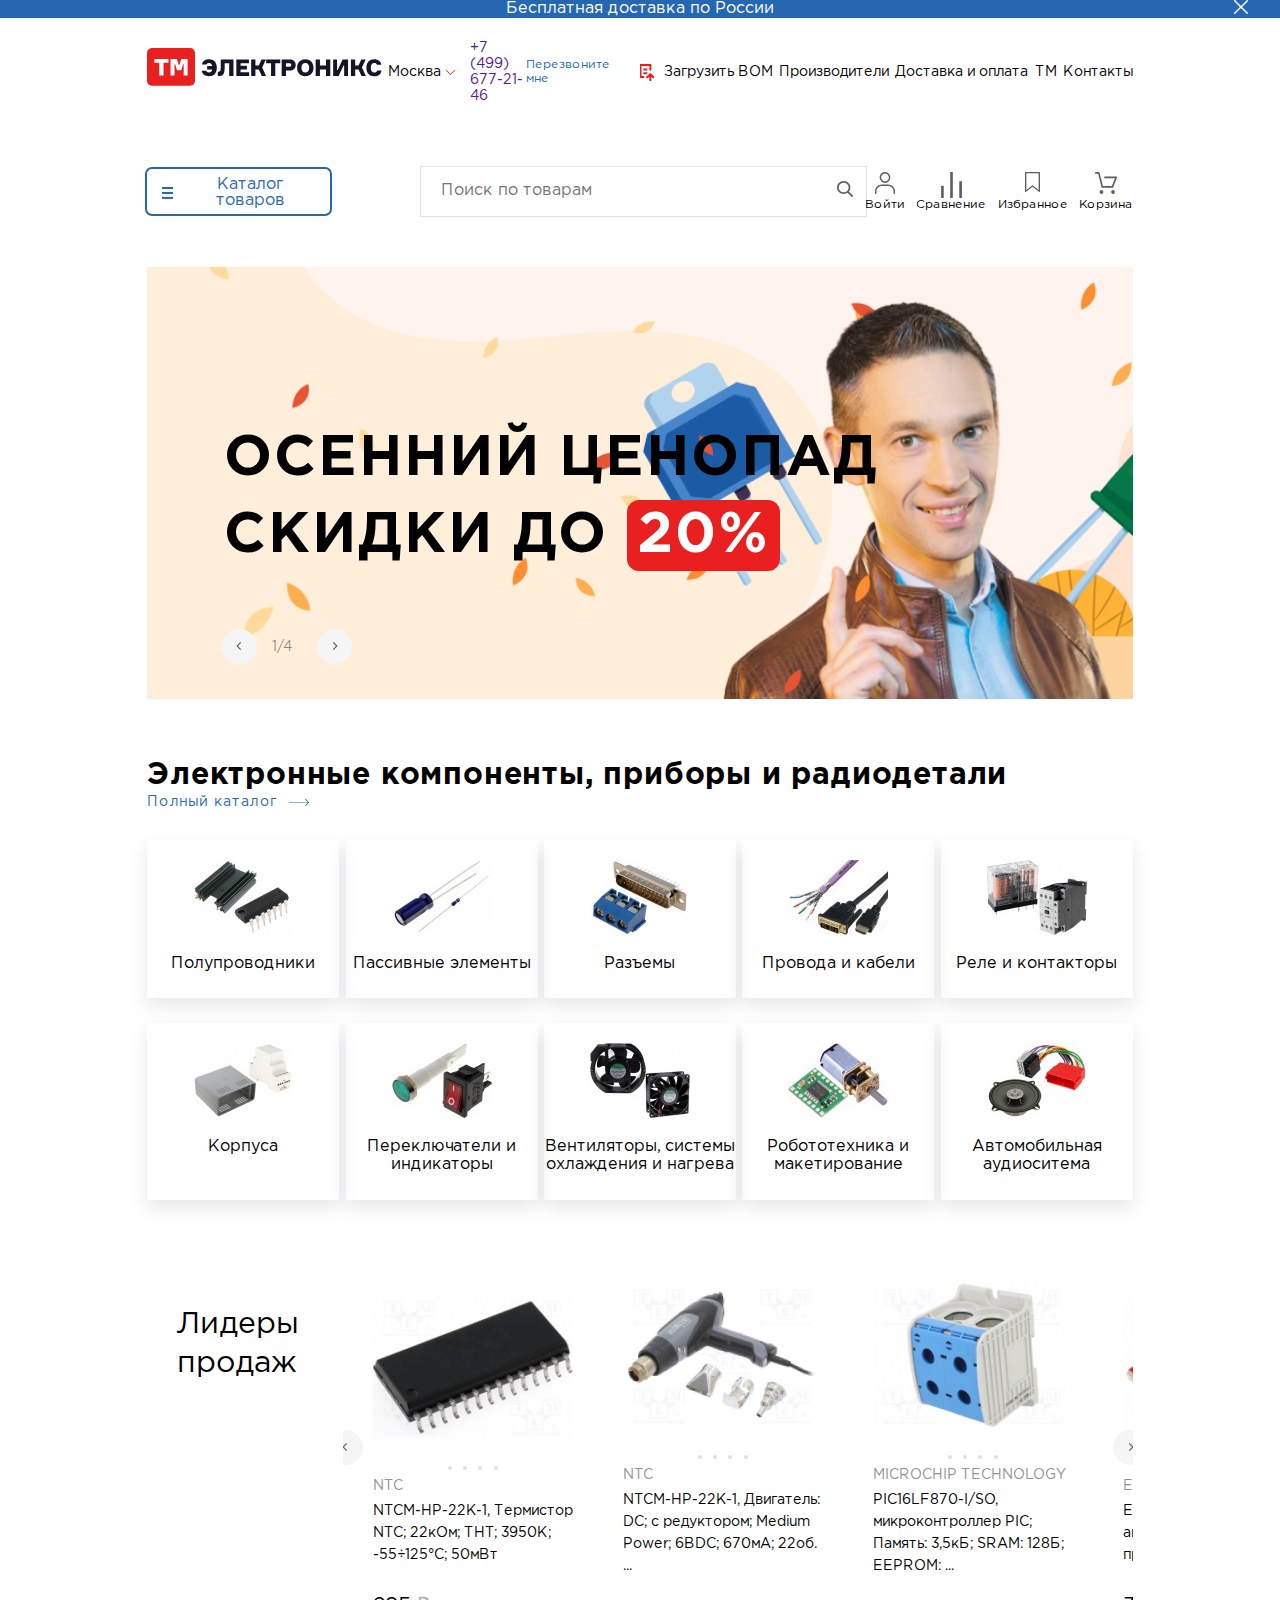
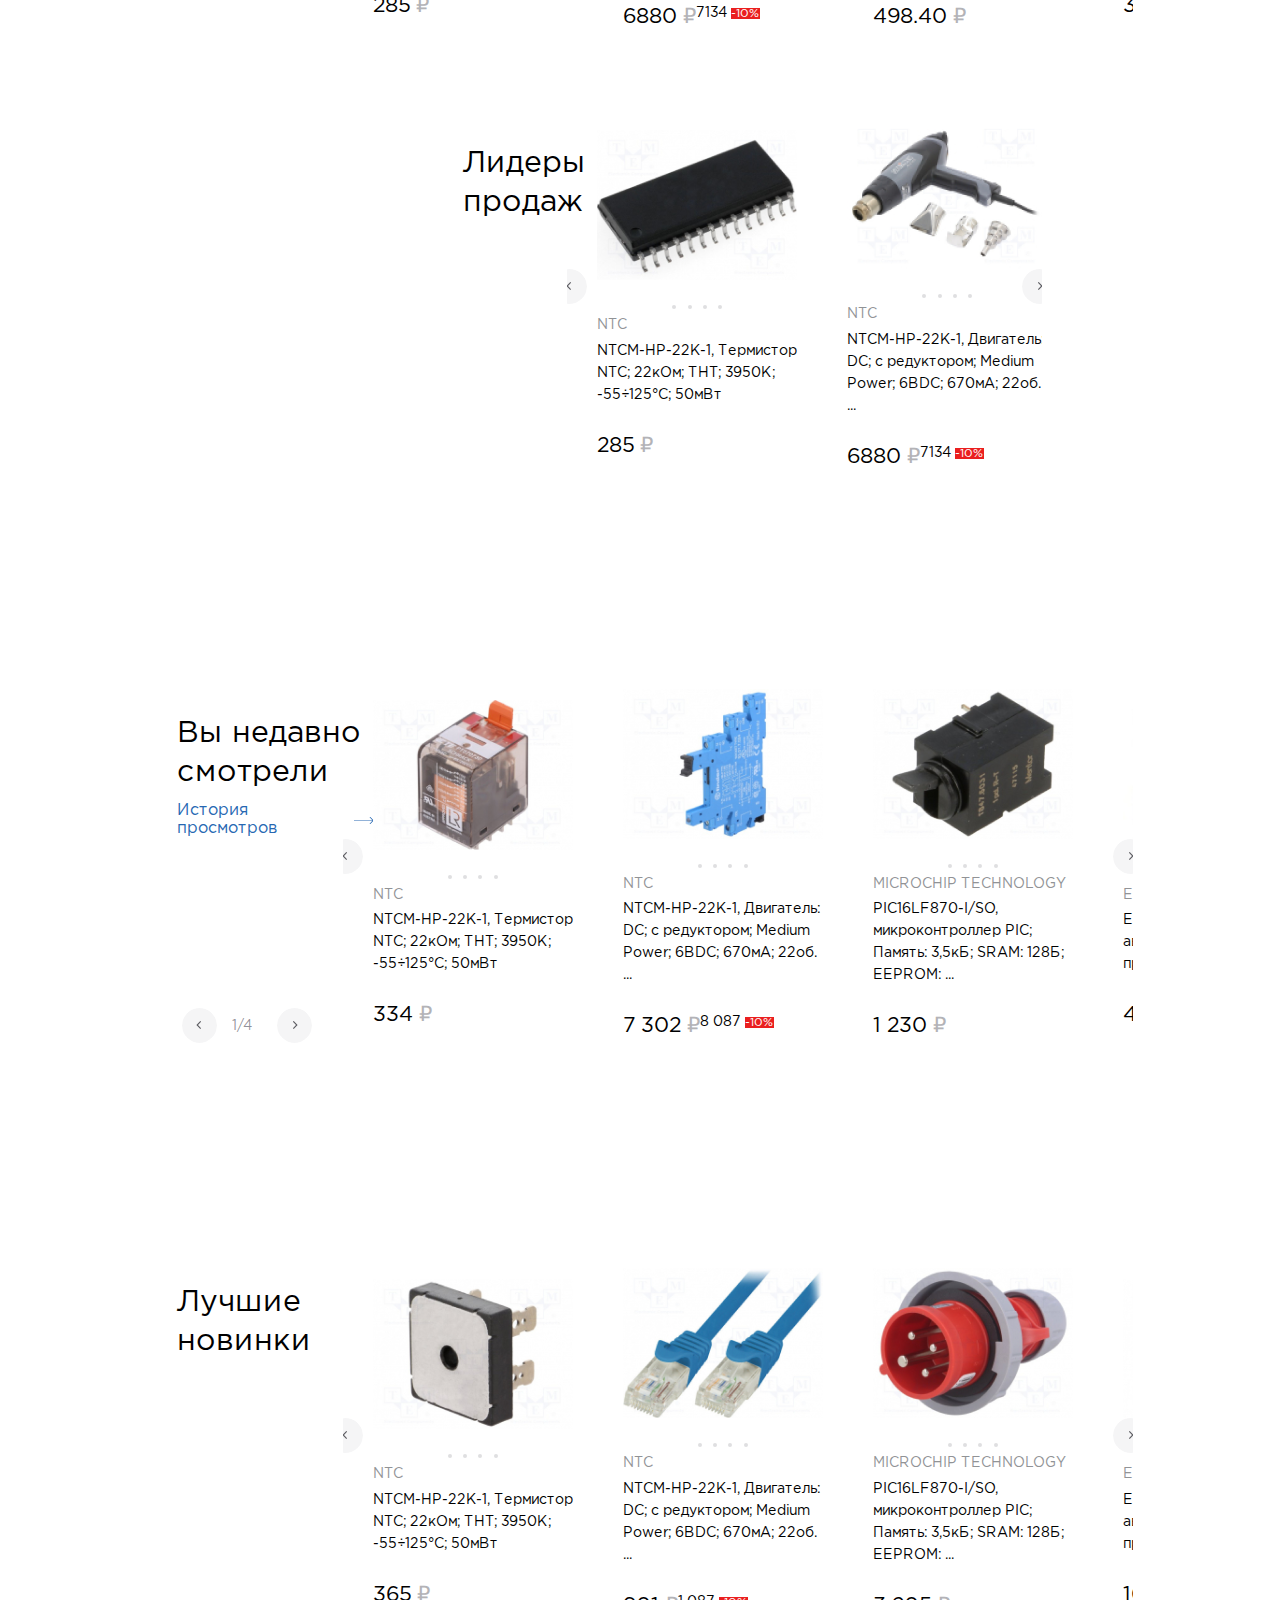
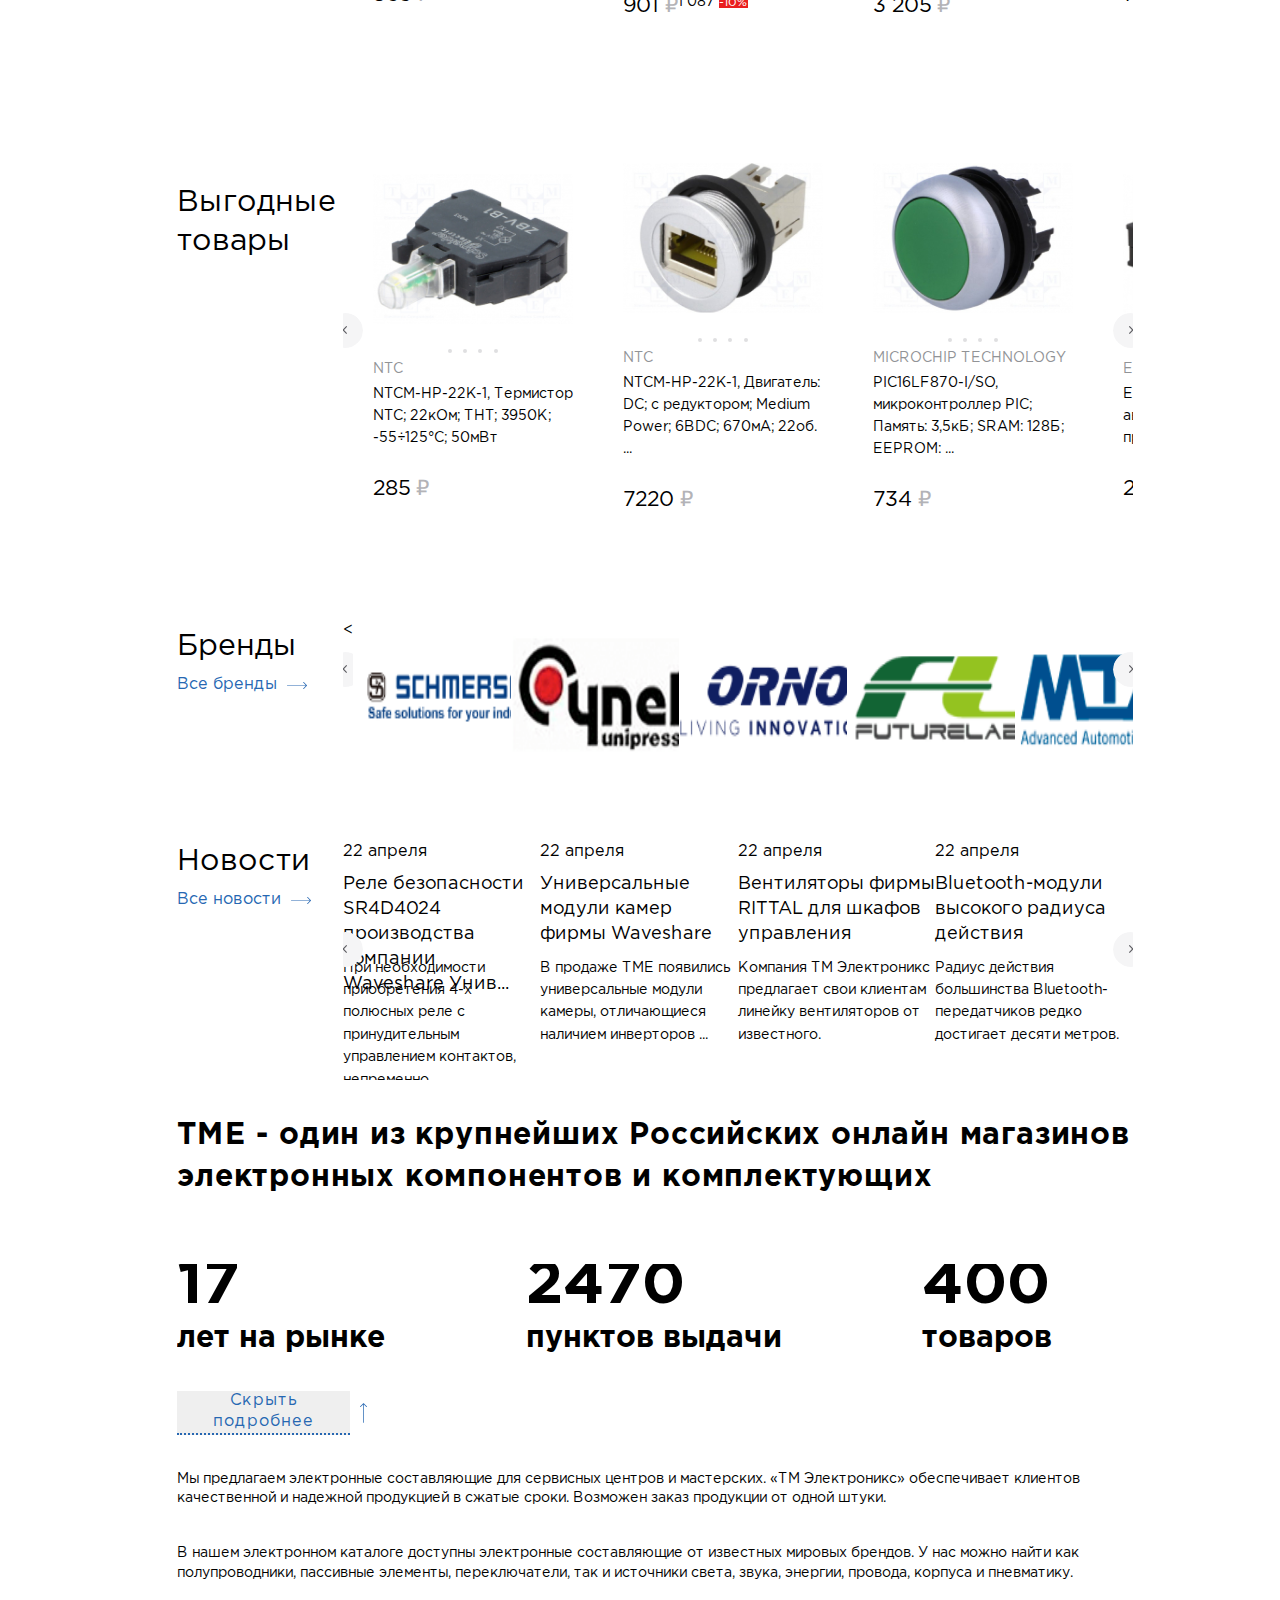
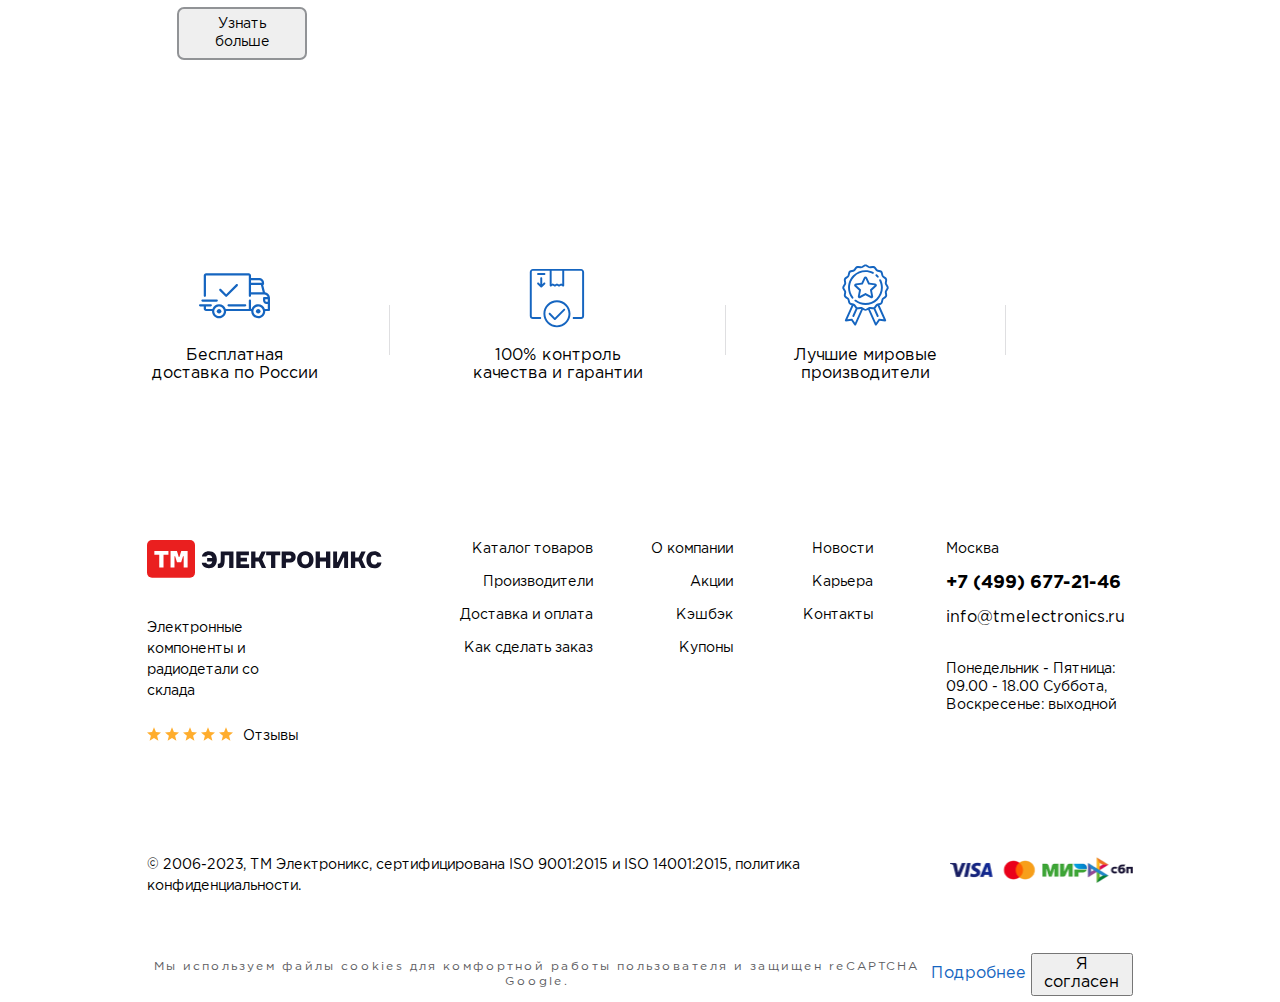
<file: index.html>
<!DOCTYPE html>
<html lang="en">
<head>
    <meta charset="UTF-8">
    <meta name="viewport" content="width=device-width, initial-scale=1.0">
    <link rel="stylesheet" href="./css/styles.css">
    <title>Document</title>
</head>
<body>
    <div class="wrapper">
        <header class="header">
            <div class="banner-blue">
                Бесплатная доставка по России
                <button class="banner-blue__cross cross">

                </button>
            </div>
            <div class="container nav">
                <div class="header__top">
                        <button class="merchandise__menu-mob">

                        </button>
<div class="icon-logo"></div>
<div class="serch-mob">
</div>
<div class="nav__phone">
    <div class="nav__phone-city">Москва
        <div class="city-menu">
            <div class="city__item piter">Санкт-Петербург</div>
            <div class="city__item piter">Москва</div>
            <div class="city__item samara">Самара</div>
            <div class="city__item ufa">Уфа</div>
            <div class="city__item voronezh">Воронеж</div>
        </div>
    </div>
    <a href="" type="tel" class="phone">+7 (499) 677-21-46</a>
    <a href="" class="phone-callback">Перезвоните мне</a>
</div>
<div class="nav__menu-merchandise">
    <a href="#" class="bom">Загрузить BOM</a>
    <a href="#" class="manufacturers">Производители</a>
    <a href="#" class="delivery">Доставка и оплата</a>
    <a href="#" class="tm">TM</a>
    <a href="#" class="contants">Контакты</a>
</div>
</div>
<div class="header__bottom">
<button class="merchandise__button">
    <span class="merchandise__menu"></span>
    <span class="merchandise__text">Каталог товаров</span>
</button>
<div class="serch-box">
<input type="text" name="" id="" class="serch header__search" placeholder="Поиск по товарам">
<div class="serch-sigh"></div>
</div>
<div class="nav__menu-self">
    <a href="#" class="self__box">
<div class="self__img log-in"></div>
<div class="note-1">1</div>
<div class="note-2">10</div>
<div class="self__text">Войти</div>
    </a>
    <a href="#" class="self__box">
        <div class="self__img compare"></div>
        <div class="note-1">1</div>
        <div class="note-2">10</div>
        <div class="self__text">Сравнение</div>
            </a>
            <a href="#" class="self__box">
                <div class="self__img favorites"></div>
                <div class="note-1">1</div>
                <div class="note-2">10</div>
                <div class="self__text">Избранное</div>
                    </a>
                    <a href="#" class="self__box">
                        <div class="self__img cart"></div>
                        <div class="note-1">1</div>
                        <div class="note-2">10</div>
                        <div class="self__text">Корзина</div>
                    </a>
</div>
</div>
            </div>
        </header>
        <main class="main">
            <div class="container discount">
                <div class="discount__scroll">
                    <div class="discount__scroll-item discount__scroll-item-1">
                <h1 class="discount__title title">Осенний ценопад <br>скидки до <span class="read">20%</span>
                </h1>
            </div>
            <div class="discount__scroll-item discount__scroll-item-2">
                <h1 class="discount__title title">Осенний ценопад <br>скидки до <span class="read">20%</span>
                </h1>
            </div>
            <div class="discount__scroll-item discount__scroll-item-3">
                <h1 class="discount__title title">Весь июнь <br>скидка<span class="read">10%</span> на всё
                </h1>
                <p class="discount__text">Бесплатная доставка по России </p>
            </div>
            <div class="discount__scroll-item discount__scroll-item-4">
                <h1 class="discount__title title">В мае скидка <span class="read">10%</span><br> <span>+15%</span> кэшбэк
                </h1>
                <p class="discount__text">Бесплатная доставка по России</p>
            </div>
            </div>
            <div class="discount__button__box">
                <button class="discount__button-left button-left"></button>
                <span class="discount__button-text">1/4</span>
                <button class="discount__button-right button-right"></button>
            </div>
            </div>
            <div class="electronic container">
<h3 class="electronic__title">
    Электронные компоненты, приборы и радиодетали</h3>
    <a href="#" class="electronic__catalogue">Полный каталог</a>
    <div class="electronic__box">
        <div class="electronic__item">
            <img class="electronic__img" src="./img/semi.png" alt="Полупроводник" width="100" height="75">
            <p class="electronic__text">Полупроводники</p>
        </div>
        <div class="electronic__item">
            <img class="electronic__img" src="./img/passive.png" alt="Пассивные элементы" width="100" height="75">
            <p class="electronic__text">Пассивные элементы</p>
        </div>
        <div class="electronic__item">
            <img class="electronic__img" src="./img/port.png" alt="Разъемы" width="100" height="75">
            <p class="electronic__text">Разъемы</p>
        </div>
        <div class="electronic__item">
            <img class="electronic__img" src="./img/cable.png" alt="Провода и кабели" width="100" height="75">
            <p class="electronic__text">Провода и кабели</p>
        </div>
        <div class="electronic__item">
            <img class="electronic__img" src="./img/rale.png" alt="Пассивные элементы" width="100" height="75">
            <p class="electronic__text">Реле и контакторы</p>
        </div>
        <div class="electronic__item">
            <img class="electronic__img" src="./img/corpus.png" alt="Реле и контакторы" width="100" height="75">
            <p class="electronic__text">Корпуса</p>
        </div>
        <div class="electronic__item">
            <img class="electronic__img" src="./img/swich.png" alt="Переключатели и индикаторы" width="100" height="75">
            <p class="electronic__text">Переключатели и индикаторы</p>
        </div>
        <div class="electronic__item">
            <img class="electronic__img" src="./img/culler.png" alt="Вентиляторы, системы охлаждения и нагрева" width="100" height="75">
            <p class="electronic__text">Вентиляторы, системы охлаждения и нагрева</p>
        </div>
        <div class="electronic__item">
            <img class="electronic__img" src="./img/roboto.png" alt="Робототехника и макетирование" width="100" height="75">
            <p class="electronic__text">Робототехника
                и макетирование</p>
        </div>
        <div class="electronic__item">
            <img class="electronic__img" src="./img/audio.png" alt="Автомобильная аудиоситема" width="100" height="75">
            <p class="electronic__text">Автомобильная аудиоситема</p>
        </div>
    </div>
            </div>
            <div class="leaders product container">
                <div class="product__article-box">
                    
                <h2 class="leaders__article product-article">Лидеры <br class="br-mob"> продаж</h2>
            </div>
                <div class="product__box-mob">
                <div class="leaders__content product__content">
                <button class="button-left leaders__button product__button-left "></button>
                
                <div class="leaders__box product-box">
                    <div class="product-img__box">
                    <img class="product-img" src="./img/img-1.png" alt="Пассивные элементы" width="200" height="150">
                        <div class="product__flags">
                            <button class="product__favorite">
                                <div class="product__favorite-explain">Добавить в сравнение 🡒</div>
                            </button>
                            <button class="product__compare">
                                <div class="product__compare-explain">Добавить в избранное 🡒</div>
                            </button>
                        </div>
                        
                        </div>
                    
                    <div class="product__dots">
                        <div class="dot"></div>
                        <div class="dot"></div>
                        <div class="dot"></div>
                        <div class="dot"></div>
                    </div>
                    <p class="product-firm">NTC</p>
                    <a class="product-text-link" href="second.html"><p class="product-text">NTCM-HP-22K-1, Термистор NTC; 22кОм; THT; 3950K; -55÷125°C; 50мВт</p></a>
                    <p class="product-price">285 <span>₽</span></p>
                </div>
                <div class="leaders__box product-box">
                    <div class="product-img__box">
                        <img class="product-img" src="./img/img-2.png" alt="Пассивные элементы" width="200" height="150">
                        <div class="product__flags">
                            <button class="product__favorite">
                                <div class="product__favorite-explain">Добавить в сравнение 🡒</div>
                            </button>
                            <button class="product__compare">
                                <div class="product__compare-explain">Добавить в избранное 🡒</div>
                            </button>
                        </div>
                            
                            </div>
                        
                        <div class="product__dots">
                            <div class="dot"></div>
                            <div class="dot"></div>
                            <div class="dot"></div>
                            <div class="dot"></div>
                        </div>
                    <p class="product-firm">NTC</p>
                    <p class="product-text">NTCM-HP-22K-1, Двигатель: DC; с редуктором; Medium Power; 6ВDC; 670мА; 22об. ...</p>
                   <div class="product-price__box">
                    <p class="product-price">6880 <span>₽</span></p>
                    <p class="product-discount"> 7134 <span>-10%</span></p></div>
                </div>
                <div class="leaders__box product-box">
                    <div class="product-img__box">
                        <img class="product-img" src="./img/img-3.png" alt="Пассивные элементы" width="200" height="150">
                        <div class="product__flags">
                            <button class="product__favorite">
                                <div class="product__favorite-explain">Добавить в сравнение 🡒</div>
                            </button>
                            <button class="product__compare">
                                <div class="product__compare-explain">Добавить в избранное 🡒</div>
                            </button>
                        </div>
                            
                            </div>
                        
                        <div class="product__dots">
                            <div class="dot"></div>
                            <div class="dot"></div>
                            <div class="dot"></div>
                            <div class="dot"></div>
                        </div>
                    <p class="product-firm">MICROCHIP TECHNOLOGY</p>
                    <p class="product-text">PIC16LF870-I/SO, микроконтроллер PIC; Память: 3,5кБ; SRAM: 128Б; EEPROM: ... </p>
                    <p class="product-price">498.40 <span>₽</span></p>
                </div>
                <div class="leaders__box product-box">
                    <div class="product-img__box">
                        <img class="product-img" src="./img/img-4.png" alt="Пассивные элементы" width="200" height="150">
                        <div class="product__flags">
                            <button class="product__favorite">
                                <div class="product__favorite-explain">Добавить в сравнение 🡒</div>
                            </button>
                            <button class="product__compare">
                                <div class="product__compare-explain">Добавить в избранное 🡒</div>
                            </button>
                        </div>
                            
                            </div>
                        
                        <div class="product__dots">
                            <div class="dot"></div>
                            <div class="dot"></div>
                            <div class="dot"></div>
                            <div class="dot"></div>
                        </div>
                    <p class="product-firm">ELTA</p>
                    <p class="product-text">EB0466SB, Лампочка: автомобильная; P14,5s; прозрачный; 24В; 70Вт.</p>
                    <p class="product-price">305.30 <span>₽</span></p>
                </div>
                <button class="leaders__button button-right product__button-right"></button>
            </div><div class="leaders product container">
                <div class="product__article-box">
                    
                <h2 class="leaders__article product-article">Лидеры <br class="br-mob"> продаж</h2>
            </div>
                <div class="product__box-mob">
                <div class="leaders__content product__content">
                <button class="button-left leaders__button product__button-left "></button>
                
                <div class="leaders__box product-box">
                    <div class="product-img__box">
                    <img class="product-img" src="./img/img-1.png" alt="Пассивные элементы" width="200" height="150">
                        <div class="product__flags">
                            <button class="product__favorite">
                                <div class="product__favorite-explain">Добавить в сравнение 🡒</div>
                            </button>
                            <button class="product__compare">
                                <div class="product__compare-explain">Добавить в избранное 🡒</div>
                            </button>
                        </div>
                        
                        </div>
                    
                    <div class="product__dots">
                        <div class="dot"></div>
                        <div class="dot"></div>
                        <div class="dot"></div>
                        <div class="dot"></div>
                    </div>
                    <p class="product-firm">NTC</p>
                    <a class="product-text-link" href="second.html"><p class="product-text">NTCM-HP-22K-1, Термистор NTC; 22кОм; THT; 3950K; -55÷125°C; 50мВт</p></a>
                    <p class="product-price">285 <span>₽</span></p>
                </div>
                <div class="leaders__box product-box">
                    <div class="product-img__box">
                        <img class="product-img" src="./img/img-2.png" alt="Пассивные элементы" width="200" height="150">
                        <div class="product__flags">
                            <button class="product__favorite">
                                <div class="product__favorite-explain">Добавить в сравнение 🡒</div>
                            </button>
                            <button class="product__compare">
                                <div class="product__compare-explain">Добавить в избранное 🡒</div>
                            </button>
                        </div>
                            
                            </div>
                        
                        <div class="product__dots">
                            <div class="dot"></div>
                            <div class="dot"></div>
                            <div class="dot"></div>
                            <div class="dot"></div>
                        </div>
                    <p class="product-firm">NTC</p>
                    <p class="product-text">NTCM-HP-22K-1, Двигатель: DC; с редуктором; Medium Power; 6ВDC; 670мА; 22об. ...</p>
                   <div class="product-price__box">
                    <p class="product-price">6880 <span>₽</span></p>
                    <p class="product-discount"> 7134 <span>-10%</span></p></div>
                </div>
                <div class="leaders__box product-box">
                    <div class="product-img__box">
                        <img class="product-img" src="./img/img-3.png" alt="Пассивные элементы" width="200" height="150">
                        <div class="product__flags">
                            <button class="product__favorite">
                                <div class="product__favorite-explain">Добавить в сравнение 🡒</div>
                            </button>
                            <button class="product__compare">
                                <div class="product__compare-explain">Добавить в избранное 🡒</div>
                            </button>
                        </div>
                            
                            </div>
                        
                        <div class="product__dots">
                            <div class="dot"></div>
                            <div class="dot"></div>
                            <div class="dot"></div>
                            <div class="dot"></div>
                        </div>
                    <p class="product-firm">MICROCHIP TECHNOLOGY</p>
                    <p class="product-text">PIC16LF870-I/SO, микроконтроллер PIC; Память: 3,5кБ; SRAM: 128Б; EEPROM: ... </p>
                    <p class="product-price">498.40 <span>₽</span></p>
                </div>
                <div class="leaders__box product-box">
                    <div class="product-img__box">
                        <img class="product-img" src="./img/img-4.png" alt="Пассивные элементы" width="200" height="150">
                        <div class="product__flags">
                            <button class="product__favorite">
                                <div class="product__favorite-explain">Добавить в сравнение 🡒</div>
                            </button>
                            <button class="product__compare">
                                <div class="product__compare-explain">Добавить в избранное 🡒</div>
                            </button>
                        </div>
                            
                            </div>
                        
                        <div class="product__dots">
                            <div class="dot"></div>
                            <div class="dot"></div>
                            <div class="dot"></div>
                            <div class="dot"></div>
                        </div>
                    <p class="product-firm">ELTA</p>
                    <p class="product-text">EB0466SB, Лампочка: автомобильная; P14,5s; прозрачный; 24В; 70Вт.</p>
                    <p class="product-price">305.30 <span>₽</span></p>
                </div>
                <button class="leaders__button button-right product__button-right"></button>
            </div>
            </div>
            </div>
            </div>
            </div>
            <div class="recent product container page2">
                <div class="product__article-box">
                <h2 class="recent__article product-article">Вы недавно смотрели</h2>
<a href="#" class="product__link-mob">См. все</a>
                    <a class="recent__link product__link">История просмотров</a>
                <div class="discount__button__box recent__button__box">
                    <button class="discount__button-left button-left"></button>
                    <span class="discount__button-text">1/4</span>
                    <button class="discount__button-right button-right"></button>
                </div>
                </div>
                <div class="product__box-mob">
                <div class="recent__content product__content">
                <button class="button-left leaders__button product__button-left"></button>
                <div class="recent__box product-box">
                    <div class="product-img__box">
                        <img class="product-img" src="./img/img-5.png" alt="Пассивные элементы" width="200" height="150">
                    <div class="product__flags">
                        <button class="product__favorite">
                            <div class="product__favorite-explain">Добавить в сравнение 🡒</div>
                        </button>
                        <button class="product__compare">
                            <div class="product__compare-explain">Добавить в избранное 🡒</div>
                        </button>
                    </div>
                        </div>
                    <div class="product__dots">
                        <div class="dot"></div>
                        <div class="dot"></div>
                        <div class="dot"></div>
                        <div class="dot"></div>
                    </div>
                    <p class="product-firm">NTC</p>
                    <p class="product-text">NTCM-HP-22K-1, Термистор NTC; 22кОм; THT; 3950K; -55÷125°C; 50мВт</p>
                    <p class="product-price">334 <span>₽</span></p>
                </div>
                <div class="recent__box product-box">
                    <div class="product-img__box">
                        <img class="product-img" src="./img/img-6.png" alt="Пассивные элементы" width="200" height="150">
                        <div class="product__flags">
                            <button class="product__favorite">
                                <div class="product__favorite-explain">Добавить в сравнение 🡒</div>
                            </button>
                            <button class="product__compare">
                                <div class="product__compare-explain">Добавить в избранное 🡒</div>
                            </button>
                        </div>
                            
                            </div>
                        
                        <div class="product__dots">
                            <div class="dot"></div>
                            <div class="dot"></div>
                            <div class="dot"></div>
                            <div class="dot"></div>
                        </div>
                    <p class="product-firm">NTC</p>
                    <p class="product-text">NTCM-HP-22K-1, Двигатель: DC; с редуктором; Medium Power; 6ВDC; 670мА; 22об. ...</p>
                   <div class="product-price__box">
                    <p class="product-price">7 302 <span>₽</span></p>
                    <p class="product-discount"> 8 087 <span>-10%</span></p></div>
                </div>
                <div class="recent__box product-box">
                    <div class="product-img__box">
                        <img class="product-img" src="./img/img-7.png" alt="Пассивные элементы" width="200" height="150">
                        <div class="product__flags">
                            <button class="product__favorite">
                                <div class="product__favorite-explain">Добавить в сравнение 🡒</div>
                            </button>
                            <button class="product__compare">
                                <div class="product__compare-explain">Добавить в избранное 🡒</div>
                            </button>
                        </div>
                            
                            </div>
                        
                        <div class="product__dots">
                            <div class="dot"></div>
                            <div class="dot"></div>
                            <div class="dot"></div>
                            <div class="dot"></div>
                        </div>
                    <p class="product-firm">MICROCHIP TECHNOLOGY</p>
                    <p class="product-text">PIC16LF870-I/SO, микроконтроллер PIC; Память: 3,5кБ; SRAM: 128Б; EEPROM: ... </p>
                    <p class="product-price">1 230 <span>₽</span></p>
                </div>
                <div class="recent__box product-box">
                    <div class="product-img__box">
                        <img class="product-img" src="./img/img-8.png" alt="Пассивные элементы" width="200" height="150">
                        <div class="product__flags">
                            <button class="product__favorite">
                                <div class="product__favorite-explain">Добавить в сравнение 🡒</div>
                            </button>
                            <button class="product__compare">
                                <div class="product__compare-explain">Добавить в избранное 🡒</div>
                            </button>
                        </div>
                            
                            </div>
                        
                        <div class="product__dots">
                            <div class="dot"></div>
                            <div class="dot"></div>
                            <div class="dot"></div>
                            <div class="dot"></div>
                        </div>
                    <p class="product-firm">ELTA</p>
                    <p class="product-text">EB0466SB, Лампочка: автомобильная; P14,5s; прозрачный; 24В; 70Вт.</p>
                    <p class="product-price">457 <span>₽</span></p>
                </div>
                <button class="recent__button button-right product__button-right"></button>
            </div>
        </div>
            </div>
            <div class="best product container">
                <div class="product__article-box">
                <h2 class="best__article product-article">Лучшие <br class="br-mob"> новинки</h2>
                </div>
                <div class="product__box-mob">
                <div class="best__content product__content">
                <button class="button-left leaders__button product__button-left"></button>
                <div class="best__box product-box">
                    <div class="product-img__box">
                        <img class="product-img" src="./img/img-9.png" alt="Пассивные элементы" width="200" height="150">
                    <div class="product__flags">
                        <button class="product__favorite">
                            <div class="product__favorite-explain">Добавить в сравнение 🡒</div>
                        </button>
                        <button class="product__compare">
                            <div class="product__compare-explain">Добавить в избранное 🡒</div>
                        </button>
                    </div>
                        </div>
                    <div class="product__dots">
                        <div class="dot"></div>
                        <div class="dot"></div>
                        <div class="dot"></div>
                        <div class="dot"></div>
                    </div>
                    <p class="product-firm">NTC</p>
                    <p class="product-text">NTCM-HP-22K-1, Термистор NTC; 22кОм; THT; 3950K; -55÷125°C; 50мВт</p>
                    <p class="product-price">365 <span>₽</span></p>
                </div>
                <div class="best__box product-box">
                    <div class="product-img__box">
                        <img class="product-img" src="./img/img-10.png" alt="Пассивные элементы" width="200" height="150">
                        <div class="product__flags">
                            <button class="product__favorite">
                                <div class="product__favorite-explain">Добавить в сравнение 🡒</div>
                            </button>
                            <button class="product__compare">
                                <div class="product__compare-explain">Добавить в избранное 🡒</div>
                            </button>
                        </div>
                            
                            </div>
                        
                        <div class="product__dots">
                            <div class="dot"></div>
                            <div class="dot"></div>
                            <div class="dot"></div>
                            <div class="dot"></div>
                        </div>
                    <p class="product-firm">NTC</p>
                    <p class="product-text">NTCM-HP-22K-1, Двигатель: DC; с редуктором; Medium Power; 6ВDC; 670мА; 22об. ...</p>
                   <div class="product-price__box">
                    <p class="product-price">901 <span>₽</span></p>
                    <p class="product-discount">  1 087 <span>-10%</span></p></div>
                </div>
                <div class="best__box product-box">
                    <div class="product-img__box">
                        <img class="product-img" src="./img/img-11.png" alt="Пассивные элементы" width="200" height="150">
                        <div class="product__flags">
                            <button class="product__favorite">
                                <div class="product__favorite-explain">Добавить в сравнение 🡒</div>
                            </button>
                            <button class="product__compare">
                                <div class="product__compare-explain">Добавить в избранное 🡒</div>
                            </button>
                        </div>
                            
                            </div>
                        
                        <div class="product__dots">
                            <div class="dot"></div>
                            <div class="dot"></div>
                            <div class="dot"></div>
                            <div class="dot"></div>
                        </div>
                    <p class="product-firm">MICROCHIP TECHNOLOGY</p>
                    <p class="product-text">PIC16LF870-I/SO, микроконтроллер PIC; Память: 3,5кБ; SRAM: 128Б; EEPROM: ... </p>
                    <p class="product-price">3 205 <span>₽</span></p>
                </div>
                <div class="best__box product-box">
                    <div class="product-img__box">
                        <img class="product-img" src="./img/img-12.png" alt="Пассивные элементы" width="200" height="150">
                        <div class="product__flags">
                            <button class="product__favorite">
                                <div class="product__favorite-explain">Добавить в сравнение 🡒</div>
                            </button>
                            <button class="product__compare">
                                <div class="product__compare-explain">Добавить в избранное 🡒</div>
                            </button>
                        </div>
                            
                            </div>
                        
                        <div class="product__dots">
                            <div class="dot"></div>
                            <div class="dot"></div>
                            <div class="dot"></div>
                            <div class="dot"></div>
                        </div>
                    <p class="product-firm">ELTA</p>
                    <p class="product-text">EB0466SB, Лампочка: автомобильная; P14,5s; прозрачный; 24В; 70Вт.</p>
                    <p class="product-price">108 <span>₽</span></p>
                </div>
                <button class="best__button button-right product__button-right"></button>
            </div>
        </div>
            </div>
            <div class="profit product container">
                <div class="product__article-box">
                <h2 class="profit__article product-article">Выгодные товары</h2>
                </div>
                <div class="product__box-mob">
                <div class="profit__content product__content">
                <button class="button-left leaders__button product__button-left"></button>
                <div class="profit__box product-box">
                    <div class="product-img__box">
                        <img class="product-img" src="./img/img-13.png" alt="Пассивные элементы" width="200" height="150">
                    <div class="product__flags">
                        <button class="product__favorite">
                            <div class="product__favorite-explain">Добавить в сравнение 🡒</div>
                        </button>
                        <button class="product__compare">
                            <div class="product__compare-explain">Добавить в избранное 🡒</div>
                        </button>
                    </div>
                        </div>
                    <div class="product__dots">
                        <div class="dot"></div>
                        <div class="dot"></div>
                        <div class="dot"></div>
                        <div class="dot"></div>
                    </div>
                    <p class="product-firm">NTC</p>
                    <p class="product-text">NTCM-HP-22K-1, Термистор NTC; 22кОм; THT; 3950K; -55÷125°C; 50мВт</p>
                    <p class="product-price">285 <span>₽</span></p>
                </div>
                <div class="profit__box product-box">
                    <div class="product-img__box">
                        <img class="product-img" src="./img/img-14.png" alt="Пассивные элементы" width="200" height="150">
                        <div class="product__flags">
                            <button class="product__favorite">
                                <div class="product__favorite-explain">Добавить в сравнение 🡒</div>
                            </button>
                            <button class="product__compare">
                                <div class="product__compare-explain">Добавить в избранное 🡒</div>
                            </button>
                        </div>
                            
                            </div>
                        
                        <div class="product__dots">
                            <div class="dot"></div>
                            <div class="dot"></div>
                            <div class="dot"></div>
                            <div class="dot"></div>
                        </div>
                    <p class="product-firm">NTC</p>
                    <p class="product-text">NTCM-HP-22K-1, Двигатель: DC; с редуктором; Medium Power; 6ВDC; 670мА; 22об. ...</p>
                   <div class="product-price__box">
                    <p class="product-price">7220 <span>₽</span></p>
                </div>
                </div>
                <div class="profit__box product-box">
                    <div class="product-img__box">
                        <img class="product-img" src="./img/img-15.png" alt="Пассивные элементы" width="200" height="150">
                        <div class="product__flags">
                            <button class="product__favorite">
                                <div class="product__favorite-explain">Добавить в сравнение 🡒</div>
                            </button>
                            <button class="product__compare">
                                <div class="product__compare-explain">Добавить в избранное 🡒</div>
                            </button>
                        </div>
                            
                            </div>
                        
                        <div class="product__dots">
                            <div class="dot"></div>
                            <div class="dot"></div>
                            <div class="dot"></div>
                            <div class="dot"></div>
                        </div>
                    <p class="product-firm">MICROCHIP TECHNOLOGY</p>
                    <p class="product-text">PIC16LF870-I/SO, микроконтроллер PIC; Память: 3,5кБ; SRAM: 128Б; EEPROM: ... </p>
                    <p class="product-price">734 <span>₽</span></p>
                </div>
                <div class="profit__box product-box">
                    <div class="product-img__box">
                        <img class="product-img" src="./img/img-16.png" alt="Пассивные элементы" width="200" height="150">
                        <div class="product__flags">
                            <button class="product__favorite">
                                <div class="product__favorite-explain">Добавить в сравнение 🡒</div>
                            </button>
                            <button class="product__compare">
                                <div class="product__compare-explain">Добавить в избранное 🡒</div>
                            </button>
                        </div>
                            
                            </div>
                        
                        <div class="product__dots">
                            <div class="dot"></div>
                            <div class="dot"></div>
                            <div class="dot"></div>
                            <div class="dot"></div>
                        </div>
                    <p class="product-firm">ELTA</p>
                    <p class="product-text">EB0466SB, Лампочка: автомобильная; P14,5s; прозрачный; 24В; 70Вт.</p>
                    <p class="product-price">268 <span>₽</span></p>
                </div>
                <button class="profit__button button-right product__button-right"></button>
            </div>
        </div>
            </div>
            <div class="brand product container">
                <div class="product__article-box">
                <h2 class="brand__article product-article">Бренды</h2>
                <a href="#" class="product__link-mob">См. все</a>
                <a href="#" class="brand__link">Все бренды</a>
                </div>
                <div class="product__box-mob">
                <div class="brand__content product__content">
                <button class="button-left leaders__button brand__button product__button-left"></button>
                <div class="brand__box product-box">
                    <div class="product-img__box">
                        <<img class="product-img" src="./img/img-17.png" alt="Пассивные элементы" width="200" height="150">
                        </div>
                   
                </div>
                <div class="brand__box product-box">
                    <div class="product-img__box">
                        <img class="product-img" src="./img/img-18.png" alt="Пассивные элементы" width="200" height="150">
                </div>
                
                </div>
                <div class="brand__box product-box">
                    <div class="product-img__box">
                        <img class="product-img" src="./img/img-19.png" alt="Пассивные элементы" width="200" height="150">
                        
                            </div>
                        
                        
                </div>
                <div class="brand__box product-box">
                    <div class="product-img__box">
                        <img class="product-img" src="./img/img-20.png" alt="Пассивные элементы" width="200" height="150">
                        
                            </div>
                        
                        
                </div>
                <div class="brand__box product-box">
                    <div class="product-img__box">
                        <img class="product-img" src="./img/img-21.png" alt="Пассивные элементы" width="200" height="150">
                        
                            </div>
                        
                        
                </div>
                <button class="brand__button button-right brand__button product__button-right"></button>
            </div>
        </div>
            </div>
            <div class="news product container">
                <div class="product__article-box">
                <h2 class="news__article product-article">Новости</h2>
                <a href="#" class="product__link-mob">См. все</a>
                <a href="#" class="news__link">Все новости</a>
                </div>
                <div class="product__box-mob">
                <div class="news__content product__content">
                <button class="button-left news__button leaders__button product__button-left"></button>
                <div class="news__box product-box">
                    <p class="news__date">22 апреля</p>
                   <h3 class="news__article-product">Реле безопасности SR4D4024 производства компании Waveshare Унив... </h3>
                   <p class="news__text">При необходимости приобретения 4-х полюсных реле с принудительным управлением контактов, непременно ...</p>
                </div>
                <div class="news__box product-box">
                    <p class="news__date">22 апреля</p>
                   <h3 class="news__article-product">Универсальные модули камер фирмы Waveshare</h3>
                   <p class="news__text">В продаже ТМЕ появились универсальные модули камеры, отличающиеся наличием инверторов ...</p>
                </div>
                <div class="news__box product-box">
                    <p class="news__date">22 апреля</p>
                   <h3 class="news__article-product">Вентиляторы фирмы RITTAL для шкафов управления</h3>
                   <p class="news__text">Компания ТМ Электроникс предлагает свои клиентам линейку вентиляторов от известного.</p>
                </div>
                <div class="news__box product-box">
                    <p class="news__date">22 апреля</p>
                   <h3 class="news__article-product">Bluetooth-модули высокого радиуса действия </h3>
                   <p class="news__text">Радиус действия большинства Bluetooth-передатчиков редко достигает десяти метров.</p>
                </div>
                <button class="news__button news__button button-right product__button-right"></button>
            </div>
        </div>
            </div>
            <div class="intro container">
<div class="intro__title">TME - один из крупнейших Российских онлайн магазинов <br>электронных компонентов и комплектующих</div>
<div class="product__box-mob">
<div class="intro__content">
    <div class="intro__content-item"><span>17</span> <br>
        лет на рынке</div>
    <div class="intro__content-item"><span>2470</span><br>
        пунктов выдачи </div>
    <div class="intro__content-item"><span>400 000</span><br>
        товаров в каталоге</div>
    <div class="intro__content-item"><span>1500</span><br>
        производителей</div>
</div>    
</div>        
<div class="intro__text-bottom">
    <div class="intro__button-box">
    <button class="intro__button-hide hide">Скрыть подробнее</button>
    <button class="intro__button-hide open">Раскрыть подробнее</button>
    <div class="intro__button-hide arrow"></div>
</div>
    <div class="intro__text-box">
    <p class="intro__text">Мы предлагаем электронные составляющие для сервисных центров и мастерских. «ТМ Электроникс» обеспечивает клиентов качественной и надежной продукцией  в сжатые сроки. Возможен заказ продукции от одной штуки. </p>
    <p class="intro__text">В нашем электронном каталоге доступны электронные составляющие от известных мировых брендов. У нас можно найти как полупроводники, пассивные элементы, переключатели, так и источники света, звука, энергии, провода,  корпуса и пневматику. </p>
    <button class="intro__button-more">Узнать больше</button>
</div>
</div>
</div>
<div class="benefits product container">
    <div class="benefits__box-mob product__box-mob">
    <div class="benefits__content product__content">
    <div class="benefits__box product-box">
       <div class="delivery-box">
            <div class="benefits-img img-22"></div>
            <p class="benefits__text">Бесплатная доставка
                по России</p>
            </div>
       
    </div>
    <div class="line-vertical"></div>
    <div class="benefits__box product-box">
       <div class="quality-box">
            <div class="benefits-img img-23"></div>
            <p class="benefits__text">100% контроль качества
                и гарантии</p>
            </div>
    
    </div>
    <div class="line-vertical"></div>
    <div class="benefits__box product-box">
        <div class="monofacturers-box">
            <div class="benefits-img img-24"></div>
            <p class="benefits__text">Лучшие мировые
                производители</p>
            </div>
            
            
    </div>
    <div class="line-vertical"></div>
    <div class="benefits__box product-box">
   <div class="cooperation-box">
            <div class="benefits-img img-25"></div>
            <p class="benefits__text">Выгодное сотрудничество
                частным и юр.лицам</p>
            </div>
            
            
    </div>
    <div class="line-vertical"></div>
    <div class="benefits__box product-box">
     <div class="order-box">
            <div class="benefits-img img-26"></div>
            <p class="benefits__text">Простота офорлмения 
                заказа</p>
            </div>
    </div>
</div>
</div>
</div>
        </main>
        <footer class="footer">
            <div class="contacts container">
                <div class="contacts__item contacts__item-logo">
                    <div class="icon-logo icon-logo-footer"></div>
                    <div class="contacts__text-bold">Электронные компоненты и радиодетали со склада</div>
                    <div class="feedback">
                        <div class="stars">
                            <div class="star"></div>
                            <div class="star"></div>
                            <div class="star"></div>
                            <div class="star"></div>
                            <div class="star"></div>
                        </div>
                        <div class="feedback__text">Отзывы</div>
                    </div>
                </div>
                <div class="footer__text">
                <div class="contacts__item"> 
                    <div class="contacts__text">Каталог товаров</div>
                    <div class="contacts__text">Производители</div>
                    <div class="contacts__text">Доставка и оплата</div>
                    <div class="contacts__text">Как сделать заказ</div>
                    <div class="contacts__text contacts__text-mob">О компании</div>
                    <div class="contacts__text contacts__text-mob">Акции</div>
                </div>
                <div class="contacts__item contacts__item-mob">
                    <div class="contacts__text">О компании</div>
                    <div class="contacts__text">Акции</div>
                    <div class="contacts__text">Кэшбэк</div>
                    <div class="contacts__text">Купоны</div>
                </div>
                <div class="contacts__item">
                    <div class="contacts__text contacts__text-mob">Кэшбэк</div>
                    <div class="contacts__text contacts__text-mob">Купоны</div>
                    <div class="contacts__text">Новости</div>
                    <div class="contacts__text">Карьера</div>
                    <div class="contacts__text">Контакты</div>
                </div>
            </div>
                <div class="contacts__item contacts__item-phone">
                    <p class="contacts__cit">Москва</p>
                    <a href="+7 (499) 677-21-46" class="contacts__phone">+7 (499) 677-21-46</a>
                    <a href="info@tmelectronics.ru" class="contacts__email">info@tmelectronics.ru</a>
<p class="contacts__text">Понедельник - Пятница: 09.00 - 18.00
    Суббота, Воскресенье: выходной</p>
                </div>
            </div>
            <div class="pay container">
                <div class="pay__text">© 2006-2023, ТМ Электроникс, сертифицирована ISO 9001:2015 и ISO 14001:2015, <span>политика конфиденциальности.</span></div>
                <div class="card">
                    <div class="visa card__img"></div>
                    <div class="mastercard card__img"></div>
                    <div class="mir card__img"></div>
                    <div class="sbp card__img"></div>
                </div>
                <div class="coockie">
                    <p class="coockie__text">Мы используем файлы cookies для комфортной работы пользователя и защищен reCAPTCHA Google.</p> 
                <a href="#" class="coockie__link">Подробнее</a>
                <button class="coockie__button">Я согласен</button>
            </div>
            </div>
            <div class="banner-mob container">
                <div class="banner-mob__box">
                <div class="banner-mob__compare"></div>
                <div class="banner-mob__text">Сравнить 2 товара</div>
            </div>
                <button class="cross-mob cross"></button>
            </div>
            <div class="nav__menu-self nav__menu-self-mob container">
                <div class="home-mob"></div>
                <div class="serch-mob-footer"></div>
                <div class="cart-mob"></div>
                <div class="favorites favorites-mob"></div>
                <div class="profile-mob log-in"></div>
            </div>
        </footer>
    </div>
    <script src = "./js/script.js">    
    
</script>
</body>
</html>
</file>
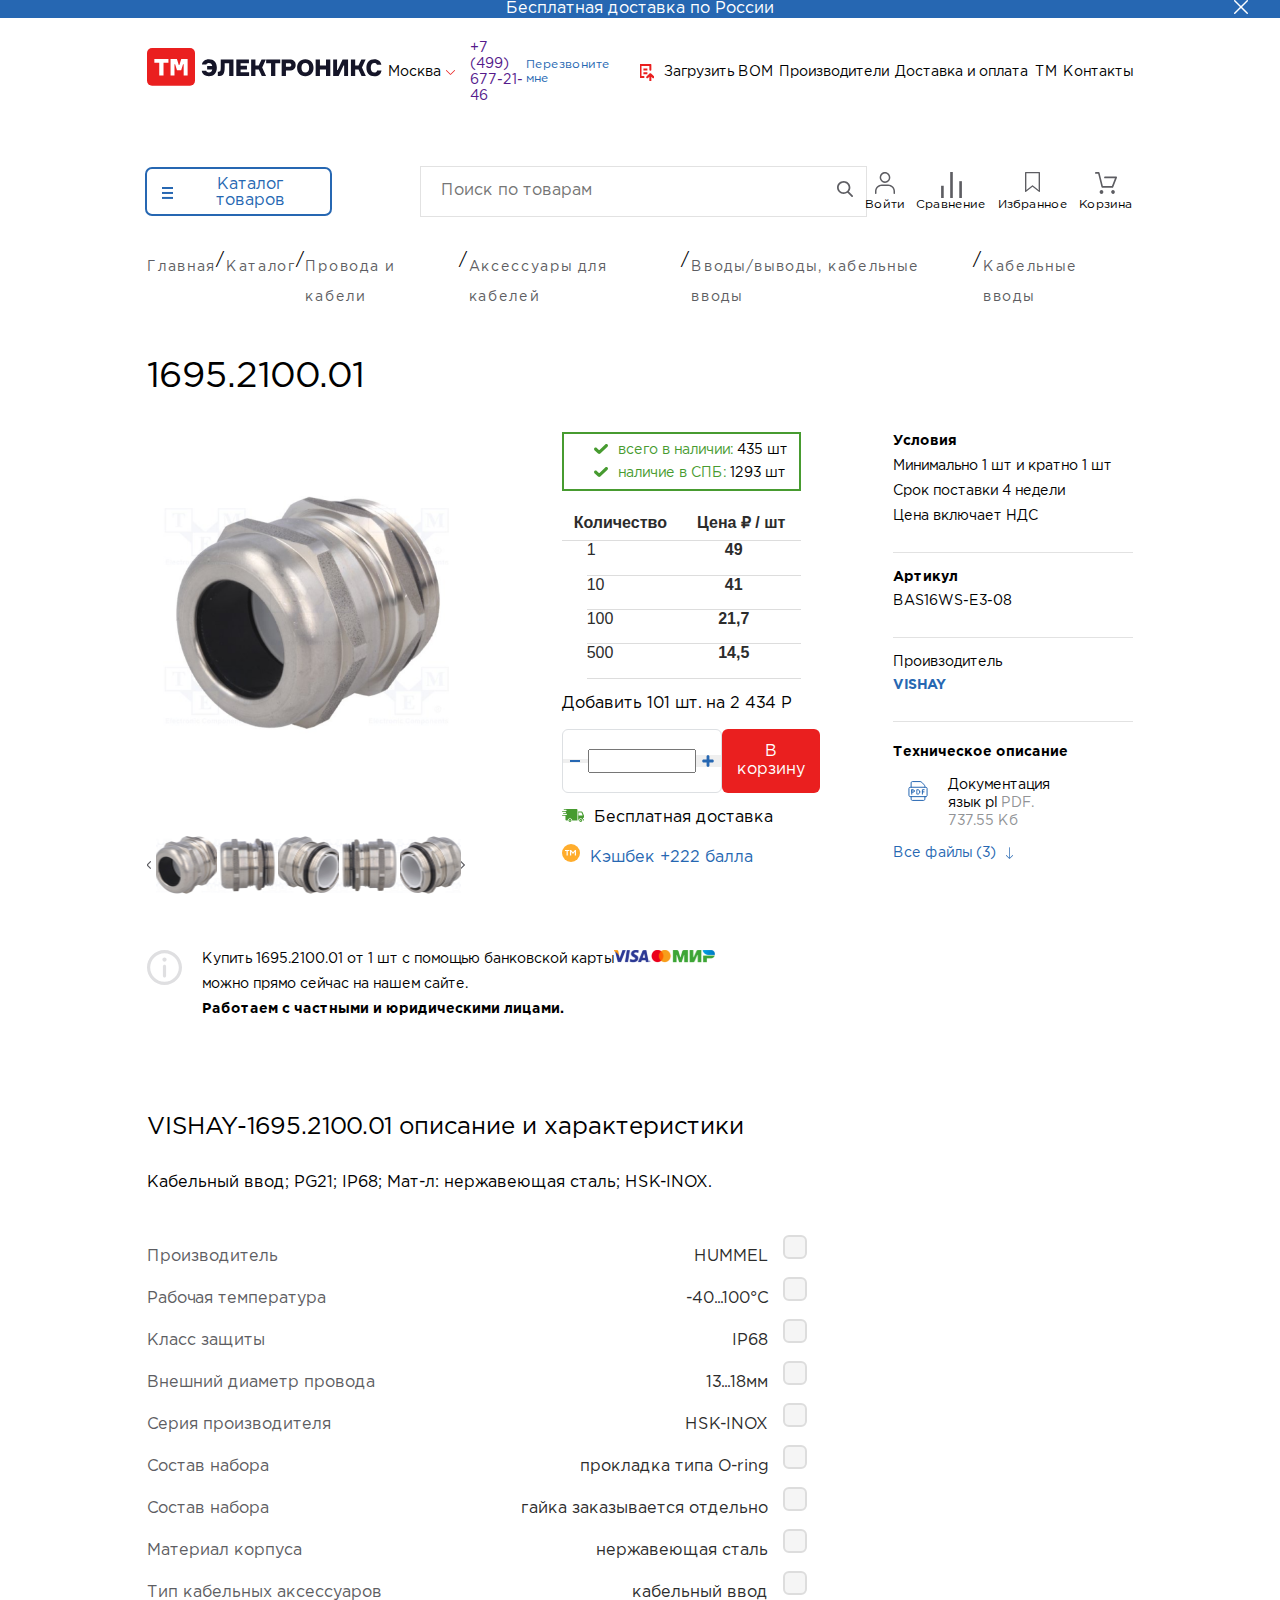
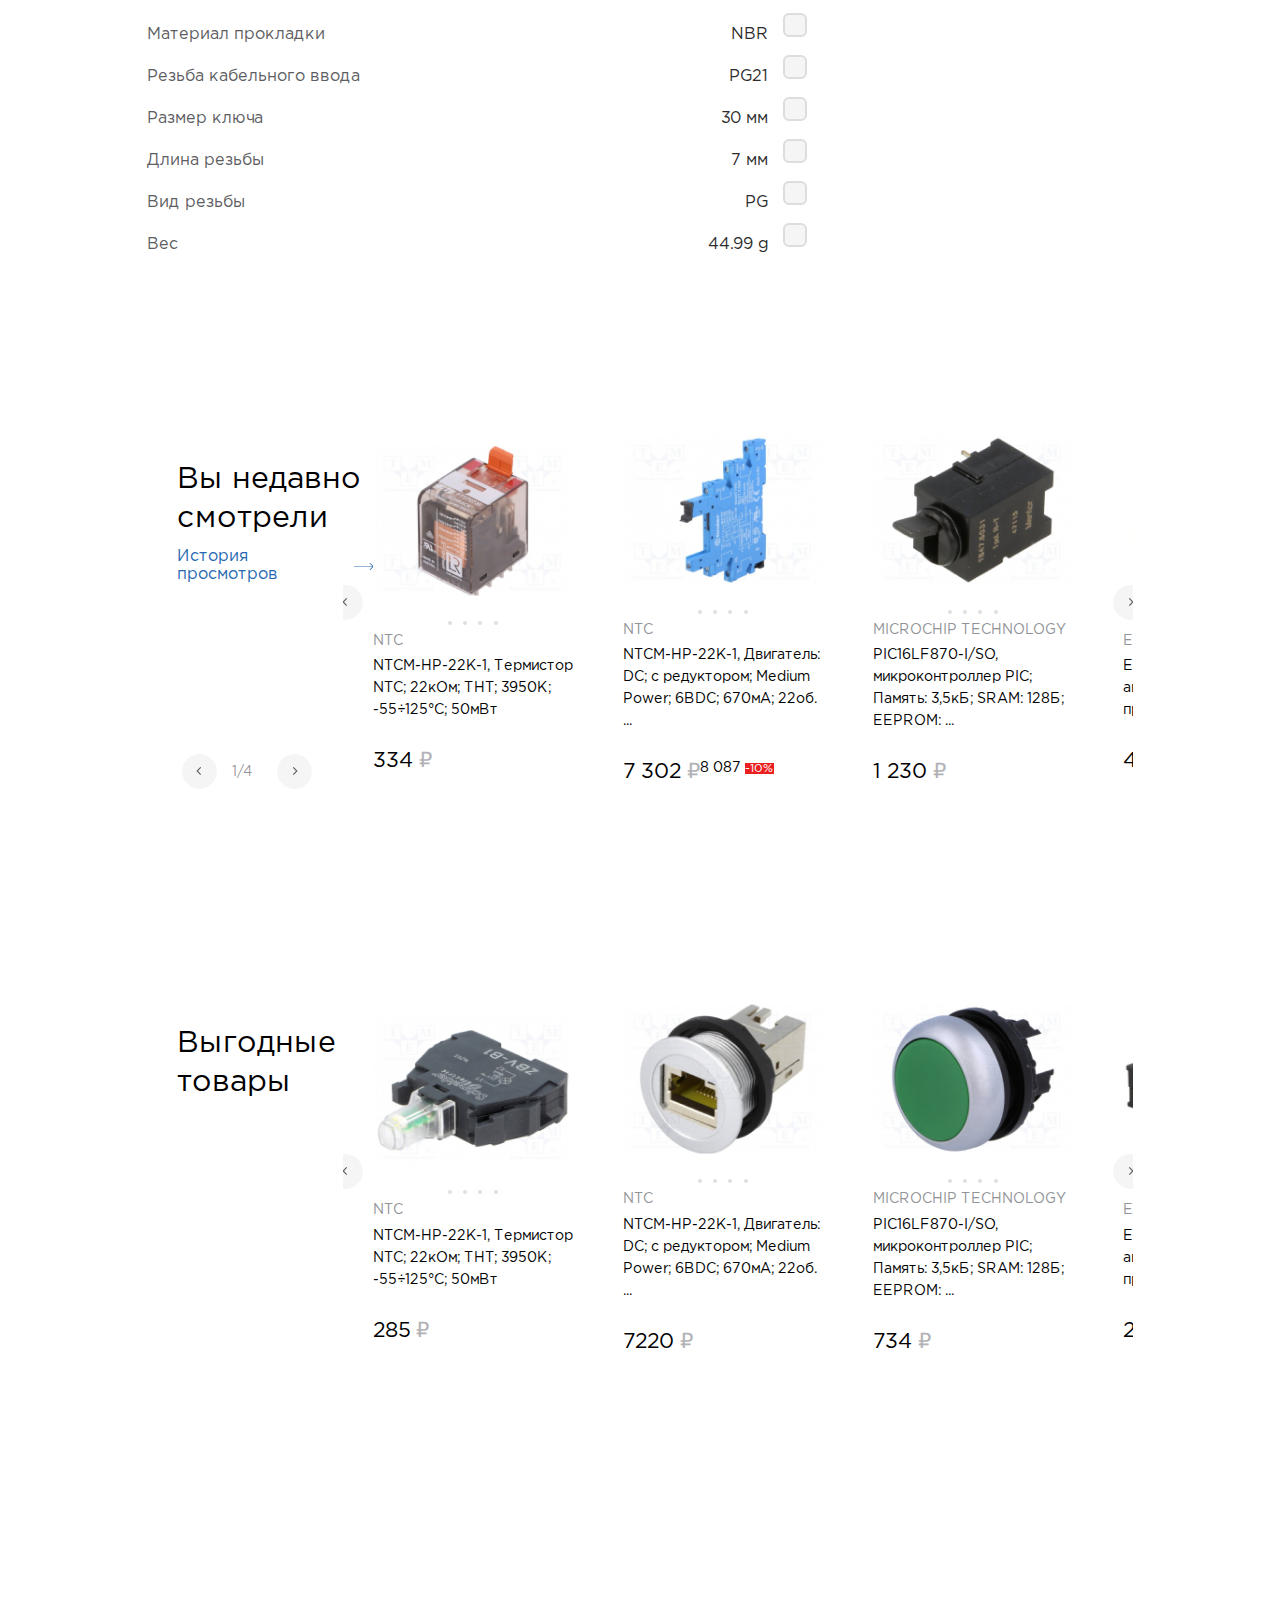
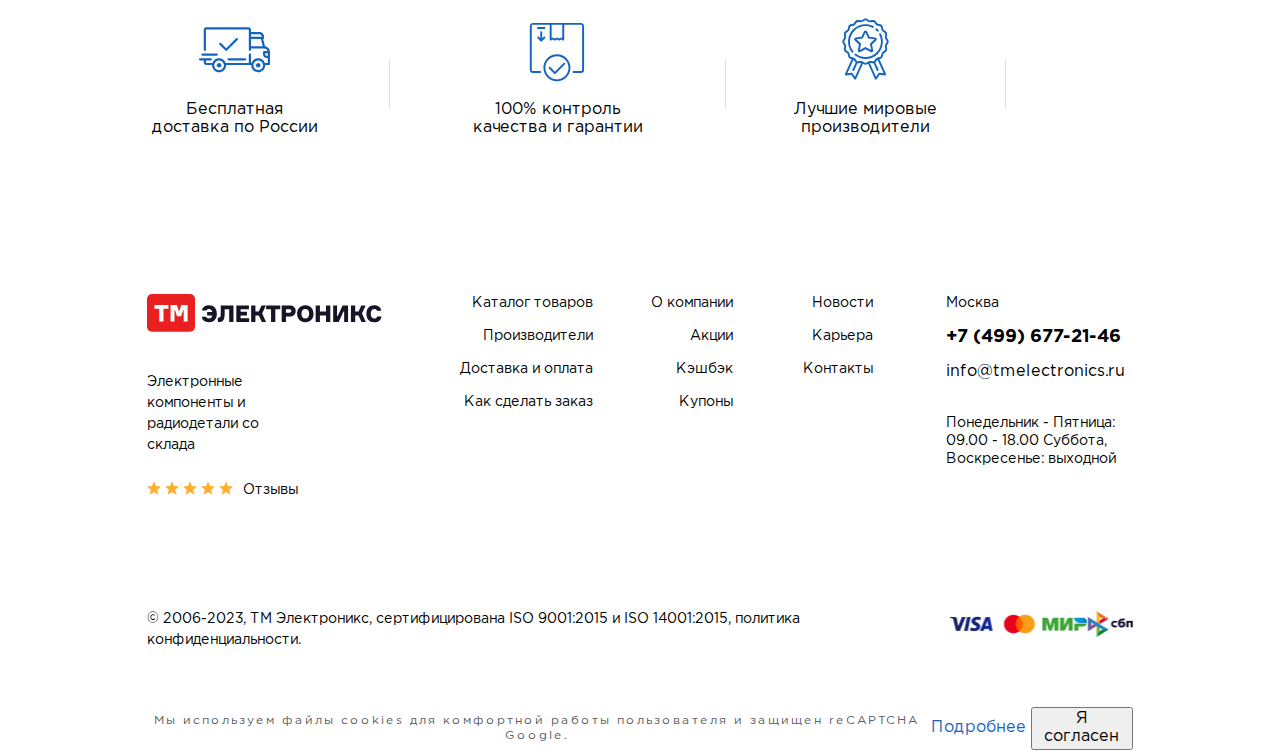
<file: second.html>
<!DOCTYPE html>
<html lang="en">
<head>
    <meta charset="UTF-8">
    <meta name="viewport" content="width=device-width, initial-scale=1.0">
    <link rel="stylesheet" href="./css/styles.css">
    <title>Document_2</title>
</head>
<body>
    <div class="wrapper">
        <header class="header">
            <div class="banner-blue">
                Бесплатная доставка по России
                <button class="banner-blue__cross cross">

                </button>
            </div>
            <div class="container nav">
                <div class="header__top">
                        <button class="merchandise__menu-mob">

                        </button>
<div class="icon-logo"></div>
<div class="serch-mob">
</div>
<div class="nav__phone">
    <div class="nav__phone-city">Москва
        <div class="city-menu">
            <div class="city__item piter">Санкт-Петербург</div>
            <div class="city__item piter">Москва</div>
            <div class="city__item samara">Самара</div>
            <div class="city__item ufa">Уфа</div>
            <div class="city__item voronezh">Воронеж</div>
        </div>
    </div>
    <a href="" type="tel" class="phone">+7 (499) 677-21-46</a>
    <a href="" class="phone-callback">Перезвоните мне</a>
</div>
<div class="nav__menu-merchandise">
    <a href="#" class="bom">Загрузить BOM</a>
    <a href="#" class="manufacturers">Производители</a>
    <a href="#" class="delivery">Доставка и оплата</a>
    <a href="#" class="tm">TM</a>
    <a href="#" class="contants">Контакты</a>
</div>
</div>
<div class="header__bottom">
<button class="merchandise__button">
    <span class="merchandise__menu"></span>
    <span class="merchandise__text">Каталог товаров</span>
</button>
<div class="serch-box">
<input type="text" name="" id="" class="serch header__search" placeholder="Поиск по товарам">
<div class="serch-sigh"></div>
</div>
<div class="nav__menu-self">
    <a href="#" class="self__box">
<div class="self__img log-in"></div>
<div class="note-1">1</div>
<div class="note-2">10</div>
<div class="self__text">Войти</div>
    </a>
    <a href="#" class="self__box">
        <div class="self__img compare"></div>
        <div class="note-1">1</div>
        <div class="note-2">10</div>
        <div class="self__text">Сравнение</div>
            </a>
            <a href="#" class="self__box">
                <div class="self__img favorites"></div>
                <div class="note-1">1</div>
                <div class="note-2">10</div>
                <div class="self__text">Избранное</div>
                    </a>
                    <a href="#" class="self__box self__box-cart">
                        <div class="self__img cart"></div>
                        <div class="note-1">1</div>
                        <div class="note-2">10</div>
                        <div class="self__text">Корзина</div>
                        <div class="incart">
                            <p class="incart__title">В корзине:</p>
                            <div class="incart__img"></div>
                            <div class="incart-textbox">
                            <p class="incart__text-bold">T2-OLINUXINO-LIME2-E8GS16M</p>
                            <p class="incart__text">Одноплатный компьютер; RAM: 1GБ; Flash: 8GБ; ARM A20 Dual-Core</p>
                            <p class="incart__text-pale">10 шт. — 353 850 <span>₽</span></p>
                        </div>
                            <div class="incart__line line"></div>
                            <button class="incart__button">
                                <span class="incart__button-img cart-plus"></span>
                                <span class="incart__button-text">В корзину</span>
                            </button>
                        </div>
                    </a>
</div>
</div>
            </div>
        </header>
        <main class="main">
            <nav class="nav__path container" aria-label="breadcrumb">
                <ol class="breadcrumb">
                    <li class="breadcrumb"><a class="breadcrumb__gray" href="#">Главная</a> / </li>
                    <li class="breadcrumb"><a class="breadcrumb__gray" href="#">Каталог</a> / </li>
                    <li class="breadcrumb"><a class="breadcrumb__gray" href="#">Провода и кабели</a> / </li>
                    <li class="breadcrumb"><a class="breadcrumb__gray" href="#">Аксессуары для кабелей</a> / </li>
                    <li class="breadcrumb"><a class="breadcrumb__gray" href="#">Вводы/выводы, кабельные вводы</a> / </li>
                    <li class="breadcrumb__gray breadcrumb" aria-current="page">Кабельные вводы</li>
                </ol>
            </nav>
            <div class="shop container">
<div class="shop__title">1695.2100.01</div>
<div class="shop__product">
    <div class="shop__imgbox">
        <div class="shop__img-main"></div>
        <div class="product__flags shop__flags">
            <button class="product__favorite">
                <div class="product__favorite-explain">Добавить в сравнение 🡒</div>
            </button>
            <button class="product__compare">
                <div class="product__compare-explain">Добавить в избранное 🡒</div>
            </button>
           
        </div>
        <div class="product__dots-main">
            <div class="dot"></div>
            <div class="dot"></div>
            <div class="dot"></div>
            <div class="dot"></div>
        </div>
        <div class="imgline">
            <div class="shop__img-1 imgline__item"></div>
            <div class="shop__img-2 imgline__item"></div>
            <div class="shop__img-3 imgline__item"></div>
            <div class="shop__img-4 imgline__item"></div>
            <div class="shop__img-5 imgline__item"></div>
        </div>
    </div>
    <div class="shop__data">
<div class="presence">
    <p class="presence-all"><span>всего в наличии:</span> 435 шт</p> 
    <p class="presence-here"><span>наличие в CПБ:</span> 1293 шт</p> 
</div>
<div class="amount">
    <div class="table-row">
        <div class="table-header left">Количество</div>
        <div class="table-header right">Цена ₽ / шт</div>
    </div>
    <div class="table-row">
        <div class="table-cell">1</div>
        <div class="table-cell bold">49</div>
    </div>
    <div class="table-row">
        <div class="table-cell">10</div>
        <div class="table-cell bold">41</div>
    </div>
    <div class="table-row highlighted">
        <div class="table-cell">100</div>
        <div class="table-cell bold">21,7</div>
    </div>
    <div class="table-row">
        <div class="table-cell">500</div>
        <div class="table-cell bold">14,5</div>
    </div>
</div>
<div class="to-cart">
    <p class="to-cart__text">Добавить <span>101 шт.</span> на <span>2 434 Р</span></p>
    <div class="to-cart__buy">
    <div class="to-cart__input-box">
        <button class="to-cart-minus">
            <span class="minus to-cart-minus"></span>
        </button>
        <input class="to-cart__input" type="number" name="" id="">
        <button class="to-cart-minus">
            <span class="plus to-cart-plus"></span>
        </button>
    </div>
    <button class="incart__button to-cart">
        <span class="incart__button-img cart-plus"></span>
        <span class="incart__button-text">В корзину</span>
    </button>
</div>
    <p class="to-cart__text-delivery">Бесплатная доставка</p>
    <p class="to-cart__text-kashback">Кэшбек +222 балла</p>
</div>
    </div>
    <div class="shop__conditions">
        <div class="conditions">
        <p class="shop__conditions-title">Условия</p>
        <p class="shop__conditions-text">Минимально 1 шт и кратно 1 шт</p>
        <p class="shop__conditions-text">Срок поставки 4 недели</p>
        <p class="shop__conditions-text">Цена включает НДС</p>
    </div>
        <div class="shop__conditions-line line"></div>
        <div class="articule">
            <p class="articule__title">Артикул</p>
            <p class="articule__text">BAS16WS-E3-08</p>
        </div>
        <div class="shop__conditions-line line"></div>
        <div class="monofacturer">Проивзодитель</div>
            <p class="monofacturer__title">VISHAY</p>
        
        <div class="shop__conditions-line line"></div>
        <div class="technical">
            <p class="technical__title">Техническое описание</p>
            <div class="technical__img"></div>
            <p class="technical__text">Документация язык pl <span>PDF. 737.55 Кб</span></p>
            <a class="technical__link" href="#">Все файлы (3)</a>
        </div>
    </div>
</div>
<div class="freedelivery">
    <p class="freedelivery__title">Бесплатная доставка 
        в г. Александровск-Сахалинский</p>
        <p class="freedelivery__text">Доставим прямо в руки или в ближайший <a class="freedelivery__link" href="#">пункт выдачи</a></p>
</div>
<div class="inform">
    <div class="inform__img"></div>
    <div class="inform__text-box">     <div class="inform__text">Купить 1695.2100.01 от 1 шт с помощью банковской карты </div>
    <div class="inform__cards"></div>
    <div class="inform__text"> можно прямо сейчас на нашем сайте.</div>
    <div class="inform__text"><span>Работаем с частными и юридическими лицами.</span></div></div>

</div>
            </div>
<div class="parameters container">
    <h4 class="parameters__title">VISHAY-1695.2100.01 описание и характеристики</h4>
    <p class="parameters__subtitle">Кабельный ввод; PG21; IP68; Мат-л: нержавеющая сталь; HSK-INOX.</p>
    <div class="parameters__box">
        <div class="parameters__list">
            <p class="parameters__text">Производитель</p>
            <div class="parameters__value-box">
            <p class="parameters__value">HUMMEL</p>
            <label class="checkbox-container">
                <input type="checkbox">
                <span class="checkmark"></span>
            </label>
            <div class="select">
                <p class="select__text">Выбрано: <span>1367</span></p>
                <button class="select__button">Показать</button>
            </div>
        </div>
        </div>
        <div class="parameters__list">
            <p class="parameters__text">Рабочая температура</p>
            <div class="parameters__value-box">
                <p class="parameters__value">-40...100°C</p>
                <label class="checkbox-container">
                    <input type="checkbox">
                    <span class="checkmark"></span>
                </label>
                <div class="select">
                    <p class="select__text">Выбрано: <span>1367</span></p>
                    <button class="select__button">Показать</button>
                </div>
            </div>
        </div>
        <div class="parameters__list">
            <p class="parameters__text">Класс защиты</p>
            <div class="parameters__value-box">
               <p class="parameters__value">IP68</p>
                <label class="checkbox-container">
                    <input type="checkbox">
                    <span class="checkmark"></span>
                </label>
                <div class="select">
                    <p class="select__text">Выбрано: <span>1367</span></p>
                    <button class="select__button">Показать</button>
                </div>
            </div>
        </div>
        <div class="parameters__list">
            <p class="parameters__text">Внешний диаметр провода</p>
            <div class="parameters__value-box">
                <p class="parameters__value">13...18мм</p>
                 <label class="checkbox-container">
                     <input type="checkbox">
                     <span class="checkmark"></span>
                 </label>
                 <div class="select">
                    <p class="select__text">Выбрано: <span>1367</span></p>
                    <button class="select__button">Показать</button>
                </div>
             </div>
        </div>
        <div class="parameters__list">
            <p class="parameters__text">Серия производителя</p>
            <div class="parameters__value-box">
                <p class="parameters__value">HSK-INOX</p>
                 <label class="checkbox-container">
                     <input type="checkbox">
                     <span class="checkmark"></span>
                 </label>
                 <div class="select">
                    <p class="select__text">Выбрано: <span>1367</span></p>
                    <button class="select__button">Показать</button>
                </div>
             </div>
        </div>
        <div class="parameters__list">
            <p class="parameters__text">Состав набора</p>
            <div class="parameters__value-box">
                <p class="parameters__value">прокладка типа O-ring</p>
                 <label class="checkbox-container">
                     <input type="checkbox">
                     <span class="checkmark"></span>
                 </label>
                 <div class="select">
                    <p class="select__text">Выбрано: <span>1367</span></p>
                    <button class="select__button">Показать</button>
                </div>
             </div>
        </div>
        <div class="parameters__list">
            <p class="parameters__text">Состав набора</p>
            <div class="parameters__value-box">
                <p class="parameters__value">гайка заказывается отдельно</p>
                 <label class="checkbox-container">
                     <input type="checkbox">
                     <span class="checkmark"></span>
                 </label>
                 <div class="select">
                    <p class="select__text">Выбрано: <span>1367</span></p>
                    <button class="select__button">Показать</button>
                </div>
             </div>
        </div>
        <div class="parameters__list">
            <p class="parameters__text">Материал корпуса</p>
            <div class="parameters__value-box">
                <p class="parameters__value">нержавеющая сталь</p>
                 <label class="checkbox-container">
                     <input type="checkbox">
                     <span class="checkmark"></span>
                 </label>
                 <div class="select">
                    <p class="select__text">Выбрано: <span>1367</span></p>
                    <button class="select__button">Показать</button>
                </div>
             </div>
        </div>
        <div class="parameters__list">
            <p class="parameters__text">Тип кабельных аксессуаров</p>
            <div class="parameters__value-box">
                <p class="parameters__value">кабельный ввод</p>
                 <label class="checkbox-container">
                     <input type="checkbox">
                     <span class="checkmark"></span>
                 </label>
                 <div class="select">
                    <p class="select__text">Выбрано: <span>1367</span></p>
                    <button class="select__button">Показать</button>
                </div>
             </div>
        </div>
        <div class="parameters__list">
            <p class="parameters__text">Материал прокладки</p>
            <div class="parameters__value-box">
                <p class="parameters__value">NBR</p>
                 <label class="checkbox-container">
                     <input type="checkbox">
                     <span class="checkmark"></span>
                 </label>
                 <div class="select">
                    <p class="select__text">Выбрано: <span>1367</span></p>
                    <button class="select__button">Показать</button>
                </div>
             </div>
        </div>
        <div class="parameters__list">
            <p class="parameters__text">Резьба кабельного ввода</p>
            <div class="parameters__value-box">
                <p class="parameters__value">PG21</p>
                 <label class="checkbox-container">
                     <input type="checkbox">
                     <span class="checkmark"></span>
                 </label>
                 <div class="select">
                    <p class="select__text">Выбрано: <span>1367</span></p>
                    <button class="select__button">Показать</button>
                </div>
             </div>
        </div>
        <div class="parameters__list">
            <p class="parameters__text">Размер ключа</p>
            <div class="parameters__value-box">
                <p class="parameters__value">30 мм</p>
                 <label class="checkbox-container">
                     <input type="checkbox">
                     <span class="checkmark"></span>
                 </label>
                 <div class="select">
                    <p class="select__text">Выбрано: <span>1367</span></p>
                    <button class="select__button">Показать</button>
                </div>
             </div>
        </div>
        <div class="parameters__list">
            <p class="parameters__text">Длина резьбы</p>
            <div class="parameters__value-box">
                <p class="parameters__value">7 мм</p>
                 <label class="checkbox-container">
                     <input type="checkbox">
                     <span class="checkmark"></span>
                 </label>
                 <div class="select">
                    <p class="select__text">Выбрано: <span>1367</span></p>
                    <button class="select__button">Показать</button>
                </div>
             </div>
        </div>
        <div class="parameters__list">
            <p class="parameters__text">Вид резьбы</p>
            <div class="parameters__value-box">
                <p class="parameters__value">PG</p>
                 <label class="checkbox-container">
                     <input type="checkbox">
                     <span class="checkmark"></span>
                 </label>
                 <div class="select">
                    <p class="select__text">Выбрано: <span>1367</span></p>
                    <button class="select__button">Показать</button>
                </div>
             </div>
        </div>
        <div class="parameters__list">
            <p class="parameters__text">Вес</p>
            <div class="parameters__value-box">
                <p class="parameters__value">44.99 g</p>
                 <label class="checkbox-container">
                     <input type="checkbox">
                     <span class="checkmark"></span>
                 </label>
                 <div class="select">
                    <p class="select__text">Выбрано: <span>1367</span></p>
                    <button class="select__button">Показать</button>
                </div>
             </div>
        </div>
        <div class="select">
            <p class="select__text">Выбрано: <span>1367</span></p>
            <button class="select__button">Показать</button>
        </div>
    </div>
</div>
<div class="recent product container page2">
    <div class="product__article-box">
    <h2 class="recent__article product-article">Вы недавно смотрели</h2>
<a href="#" class="product__link-mob">История просмотров</a>
        <a class="recent__link product__link">История просмотров</a>
    <div class="discount__button__box recent__button__box">
        <button class="discount__button-left button-left"></button>
        <span class="discount__button-text">1/4</span>
        <button class="discount__button-right button-right"></button>
    </div>
    </div>
    <div class="product__box-mob">
    <div class="recent__content product__content">
    <button class="button-left leaders__button product__button-left"></button>
    <div class="recent__box product-box">
        <div class="product-img__box">
        <div class="product-img img-5"></div>
        <div class="product__flags">
            <button class="product__favorite">
                <div class="product__favorite-explain">Добавить в сравнение 🡒</div>
            </button>
            <button class="product__compare">
                <div class="product__compare-explain">Добавить в избранное 🡒</div>
            </button>
        </div>
            </div>
        <div class="product__dots">
            <div class="dot"></div>
            <div class="dot"></div>
            <div class="dot"></div>
            <div class="dot"></div>
        </div>
        <p class="product-firm">NTC</p>
        <p class="product-text">NTCM-HP-22K-1, Термистор NTC; 22кОм; THT; 3950K; -55÷125°C; 50мВт</p>
        <p class="product-price">334 <span>₽</span></p>
    </div>
    <div class="recent__box product-box">
        <div class="product-img__box">
            <div class="product-img img-6"></div>
            <div class="product__flags">
                <button class="product__favorite">
                    <div class="product__favorite-explain">Добавить в сравнение 🡒</div>
                </button>
                <button class="product__compare">
                    <div class="product__compare-explain">Добавить в избранное 🡒</div>
                </button>
            </div>
                
                </div>
            
            <div class="product__dots">
                <div class="dot"></div>
                <div class="dot"></div>
                <div class="dot"></div>
                <div class="dot"></div>
            </div>
        <p class="product-firm">NTC</p>
        <p class="product-text">NTCM-HP-22K-1, Двигатель: DC; с редуктором; Medium Power; 6ВDC; 670мА; 22об. ...</p>
       <div class="product-price__box">
        <p class="product-price">7 302 <span>₽</span></p>
        <p class="product-discount"> 8 087 <span>-10%</span></p></div>
    </div>
    <div class="recent__box product-box">
        <div class="product-img__box">
            <div class="product-img img-7"></div>
            <div class="product__flags">
                <button class="product__favorite">
                    <div class="product__favorite-explain">Добавить в сравнение 🡒</div>
                </button>
                <button class="product__compare">
                    <div class="product__compare-explain">Добавить в избранное 🡒</div>
                </button>
            </div>
                
                </div>
            
            <div class="product__dots">
                <div class="dot"></div>
                <div class="dot"></div>
                <div class="dot"></div>
                <div class="dot"></div>
            </div>
        <p class="product-firm">MICROCHIP TECHNOLOGY</p>
        <p class="product-text">PIC16LF870-I/SO, микроконтроллер PIC; Память: 3,5кБ; SRAM: 128Б; EEPROM: ... </p>
        <p class="product-price">1 230 <span>₽</span></p>
    </div>
    <div class="recent__box product-box">
        <div class="product-img__box">
            <div class="product-img img-8"></div>
            <div class="product__flags">
                <button class="product__favorite">
                    <div class="product__favorite-explain">Добавить в сравнение 🡒</div>
                </button>
                <button class="product__compare">
                    <div class="product__compare-explain">Добавить в избранное 🡒</div>
                </button>
            </div>
                
                </div>
            
            <div class="product__dots">
                <div class="dot"></div>
                <div class="dot"></div>
                <div class="dot"></div>
                <div class="dot"></div>
            </div>
        <p class="product-firm">ELTA</p>
        <p class="product-text">EB0466SB, Лампочка: автомобильная; P14,5s; прозрачный; 24В; 70Вт.</p>
        <p class="product-price">457 <span>₽</span></p>
    </div>
    <button class="recent__button button-right product__button-right"></button>
</div>
</div>
</div>
<div class="profit product container page2">
    <div class="product__article-box">
    <h2 class="profit__article product-article">Выгодные товары</h2>
    </div>
    <div class="product__box-mob">
    <div class="profit__content product__content">
    <button class="button-left leaders__button product__button-left"></button>
    <div class="profit__box product-box">
        <div class="product-img__box">
        <div class="product-img img-13"></div>
        <div class="product__flags">
            <button class="product__favorite">
                <div class="product__favorite-explain">Добавить в сравнение 🡒</div>
            </button>
            <button class="product__compare">
                <div class="product__compare-explain">Добавить в избранное 🡒</div>
            </button>
        </div>
            </div>
        <div class="product__dots">
            <div class="dot"></div>
            <div class="dot"></div>
            <div class="dot"></div>
            <div class="dot"></div>
        </div>
        <p class="product-firm">NTC</p>
        <p class="product-text">NTCM-HP-22K-1, Термистор NTC; 22кОм; THT; 3950K; -55÷125°C; 50мВт</p>
        <p class="product-price">285 <span>₽</span></p>
    </div>
    <div class="profit__box product-box">
        <div class="product-img__box">
            <div class="product-img img-14"></div>
            <div class="product__flags">
                <button class="product__favorite">
                    <div class="product__favorite-explain">Добавить в сравнение 🡒</div>
                </button>
                <button class="product__compare">
                    <div class="product__compare-explain">Добавить в избранное 🡒</div>
                </button>
            </div>
                
                </div>
            
            <div class="product__dots">
                <div class="dot"></div>
                <div class="dot"></div>
                <div class="dot"></div>
                <div class="dot"></div>
            </div>
        <p class="product-firm">NTC</p>
        <p class="product-text">NTCM-HP-22K-1, Двигатель: DC; с редуктором; Medium Power; 6ВDC; 670мА; 22об. ...</p>
       <div class="product-price__box">
        <p class="product-price">7220 <span>₽</span></p>
    </div>
    </div>
    <div class="profit__box product-box">
        <div class="product-img__box">
            <div class="product-img img-15"></div>
            <div class="product__flags">
                <button class="product__favorite">
                    <div class="product__favorite-explain">Добавить в сравнение 🡒</div>
                </button>
                <button class="product__compare">
                    <div class="product__compare-explain">Добавить в избранное 🡒</div>
                </button>
            </div>
                
                </div>
            
            <div class="product__dots">
                <div class="dot"></div>
                <div class="dot"></div>
                <div class="dot"></div>
                <div class="dot"></div>
            </div>
        <p class="product-firm">MICROCHIP TECHNOLOGY</p>
        <p class="product-text">PIC16LF870-I/SO, микроконтроллер PIC; Память: 3,5кБ; SRAM: 128Б; EEPROM: ... </p>
        <p class="product-price">734 <span>₽</span></p>
    </div>
    <div class="profit__box product-box">
        <div class="product-img__box">
            <div class="product-img img-16"></div>
            <div class="product__flags">
                <button class="product__favorite">
                    <div class="product__favorite-explain">Добавить в сравнение 🡒</div>
                </button>
                <button class="product__compare">
                    <div class="product__compare-explain">Добавить в избранное 🡒</div>
                </button>
            </div>
                
                </div>
            
            <div class="product__dots">
                <div class="dot"></div>
                <div class="dot"></div>
                <div class="dot"></div>
                <div class="dot"></div>
            </div>
        <p class="product-firm">ELTA</p>
        <p class="product-text">EB0466SB, Лампочка: автомобильная; P14,5s; прозрачный; 24В; 70Вт.</p>
        <p class="product-price">268 <span>₽</span></p>
    </div>
    <button class="profit__button button-right product__button-right"></button>
</div>
</div>
</div>
<div class="benefits product container page2">
    <div class="benefits__box-mob product__box-mob">
    <div class="benefits__content product__content">
    <div class="benefits__box product-box">
       <div class="delivery-box">
            <div class="benefits-img img-22"></div>
            <p class="benefits__text">Бесплатная доставка
                по России</p>
            </div>
       
    </div>
    <div class="line-vertical"></div>
    <div class="benefits__box product-box">
       <div class="quality-box">
            <div class="benefits-img img-23"></div>
            <p class="benefits__text">100% контроль качества
                и гарантии</p>
            </div>
    
    </div>
    <div class="line-vertical"></div>
    <div class="benefits__box product-box">
        <div class="monofacturers-box">
            <div class="benefits-img img-24"></div>
            <p class="benefits__text">Лучшие мировые
                производители</p>
            </div>
            
            
    </div>
    <div class="line-vertical"></div>
    <div class="benefits__box product-box">
   <div class="cooperation-box">
            <div class="benefits-img img-25"></div>
            <p class="benefits__text">Выгодное сотрудничество
                частным и юр.лицам</p>
            </div>
            
            
    </div>
    <div class="line-vertical"></div>
    <div class="benefits__box product-box">
     <div class="order-box">
            <div class="benefits-img img-26"></div>
            <p class="benefits__text">Простота офорлмения 
                заказа</p>
            </div>
    </div>
</div>
</div>
</div>
        </main>
        <footer class="footer">
            <div class="contacts container">
                <div class="contacts__item contacts__item-logo">
                    <div class="icon-logo icon-logo-footer"></div>
                    <div class="contacts__text-bold">Электронные компоненты и радиодетали со склада</div>
                    <div class="feedback">
                        <div class="stars">
                            <div class="star"></div>
                            <div class="star"></div>
                            <div class="star"></div>
                            <div class="star"></div>
                            <div class="star"></div>
                        </div>
                        <div class="feedback__text">Отзывы</div>
                    </div>
                </div>
                <div class="footer__text">
                <div class="contacts__item">
                    <div class="contacts__text">Каталог товаров</div>
                    <div class="contacts__text">Производители</div>
                    <div class="contacts__text">Доставка и оплата</div>
                    <div class="contacts__text">Как сделать заказ</div>
                    <div class="contacts__text contacts__text-mob">О компании</div>
                    <div class="contacts__text contacts__text-mob">Акции</div>
                </div>
                <div class="contacts__item contacts__item-mob">
                    <div class="contacts__text">О компании</div>
                    <div class="contacts__text">Акции</div>
                    <div class="contacts__text">Кэшбэк</div>
                    <div class="contacts__text">Купоны</div>
                </div>
                <div class="contacts__item">
                    <div class="contacts__text contacts__text-mob">Кэшбэк</div>
                    <div class="contacts__text contacts__text-mob">Купоны</div>
                    <div class="contacts__text">Новости</div>
                    <div class="contacts__text">Карьера</div>
                    <div class="contacts__text">Контакты</div>
                </div>
            </div>
                <div class="contacts__item contacts__item-phone">
                    <p class="contacts__cit">Москва</p>
                    <a href="+7 (499) 677-21-46" class="contacts__phone">+7 (499) 677-21-46</a>
                    <a href="info@tmelectronics.ru" class="contacts__email">info@tmelectronics.ru</a>
            <p class="contacts__text">Понедельник - Пятница: 09.00 - 18.00
            Суббота, Воскресенье: выходной</p>
                </div>
            </div>
            <div class="pay container">
                <div class="pay__text">© 2006-2023, ТМ Электроникс, сертифицирована ISO 9001:2015 и ISO 14001:2015, <span>политика конфиденциальности.</span></div>
                <div class="card">
                    <div class="visa card__img"></div>
                    <div class="mastercard card__img"></div>
                    <div class="mir card__img"></div>
                    <div class="sbp card__img"></div>
                </div>
                <div class="coockie">
                    <p class="coockie__text">Мы используем файлы cookies для комфортной работы пользователя и защищен reCAPTCHA Google.</p> 
                <a href="#" class="coockie__link">Подробнее</a>
                <button class="coockie__button">Я согласен</button>
            </div>
            </div>
            <div class="banner-mob container">
                <div class="banner-mob__box">
                <div class="banner-mob__compare"></div>
                <div class="banner-mob__text">Сравнить 2 товара</div>
            </div>
                <button class="cross-mob cross"></button>
            </div>
            <div class="nav__menu-self nav__menu-self-mob container">
                <div class="home-mob"></div>
                <div class="serch-mob-footer"></div>
                <div class="cart-mob"></div>
                <div class="favorites favorites-mob"></div>
                <div class="profile-mob log-in"></div>
            </div>
            </footer>
        </div>
        <script>    
           const cartLink = document.querySelector('.self__box-cart');
const cartPopup = document.querySelector('.incart');

// Function to toggle the cart display
function toggleCart(event) {
    event.stopPropagation(); // Prevent the click from bubbling up to the document
    cartPopup.style.display = cartPopup.style.display === 'flex' ? 'none' : 'flex';
}

// Show cart when cart link is clicked
cartLink.addEventListener('click', toggleCart);

// Hide cart when clicking outside of it
document.addEventListener('click', function(event) {
    if (!cartPopup.contains(event.target) && event.target !== cartLink) {
        cartPopup.style.display = 'none';
    }
});
const checkboxes = document.querySelectorAll('.checkbox-container input[type="checkbox"]');

// Add event listeners to each checkbox
checkboxes.forEach((checkbox) => {
    checkbox.addEventListener('change', function () {
        // Find the parent container (.parameters__value-box) of the checkbox
        const parentBox = this.closest('.parameters__value-box');
        
        // Find the corresponding .select element within the same parent container
        const selectBox = parentBox.querySelector('.select');
        
        // Toggle visibility of the .select element based on checkbox state
        if (this.checked) {
            selectBox.style.display = 'block'; // Show the .select box
        } else {
            selectBox.style.display = 'none'; // Hide the .select box
        }
    });
});
        </script>
</body>
</html>
</file>
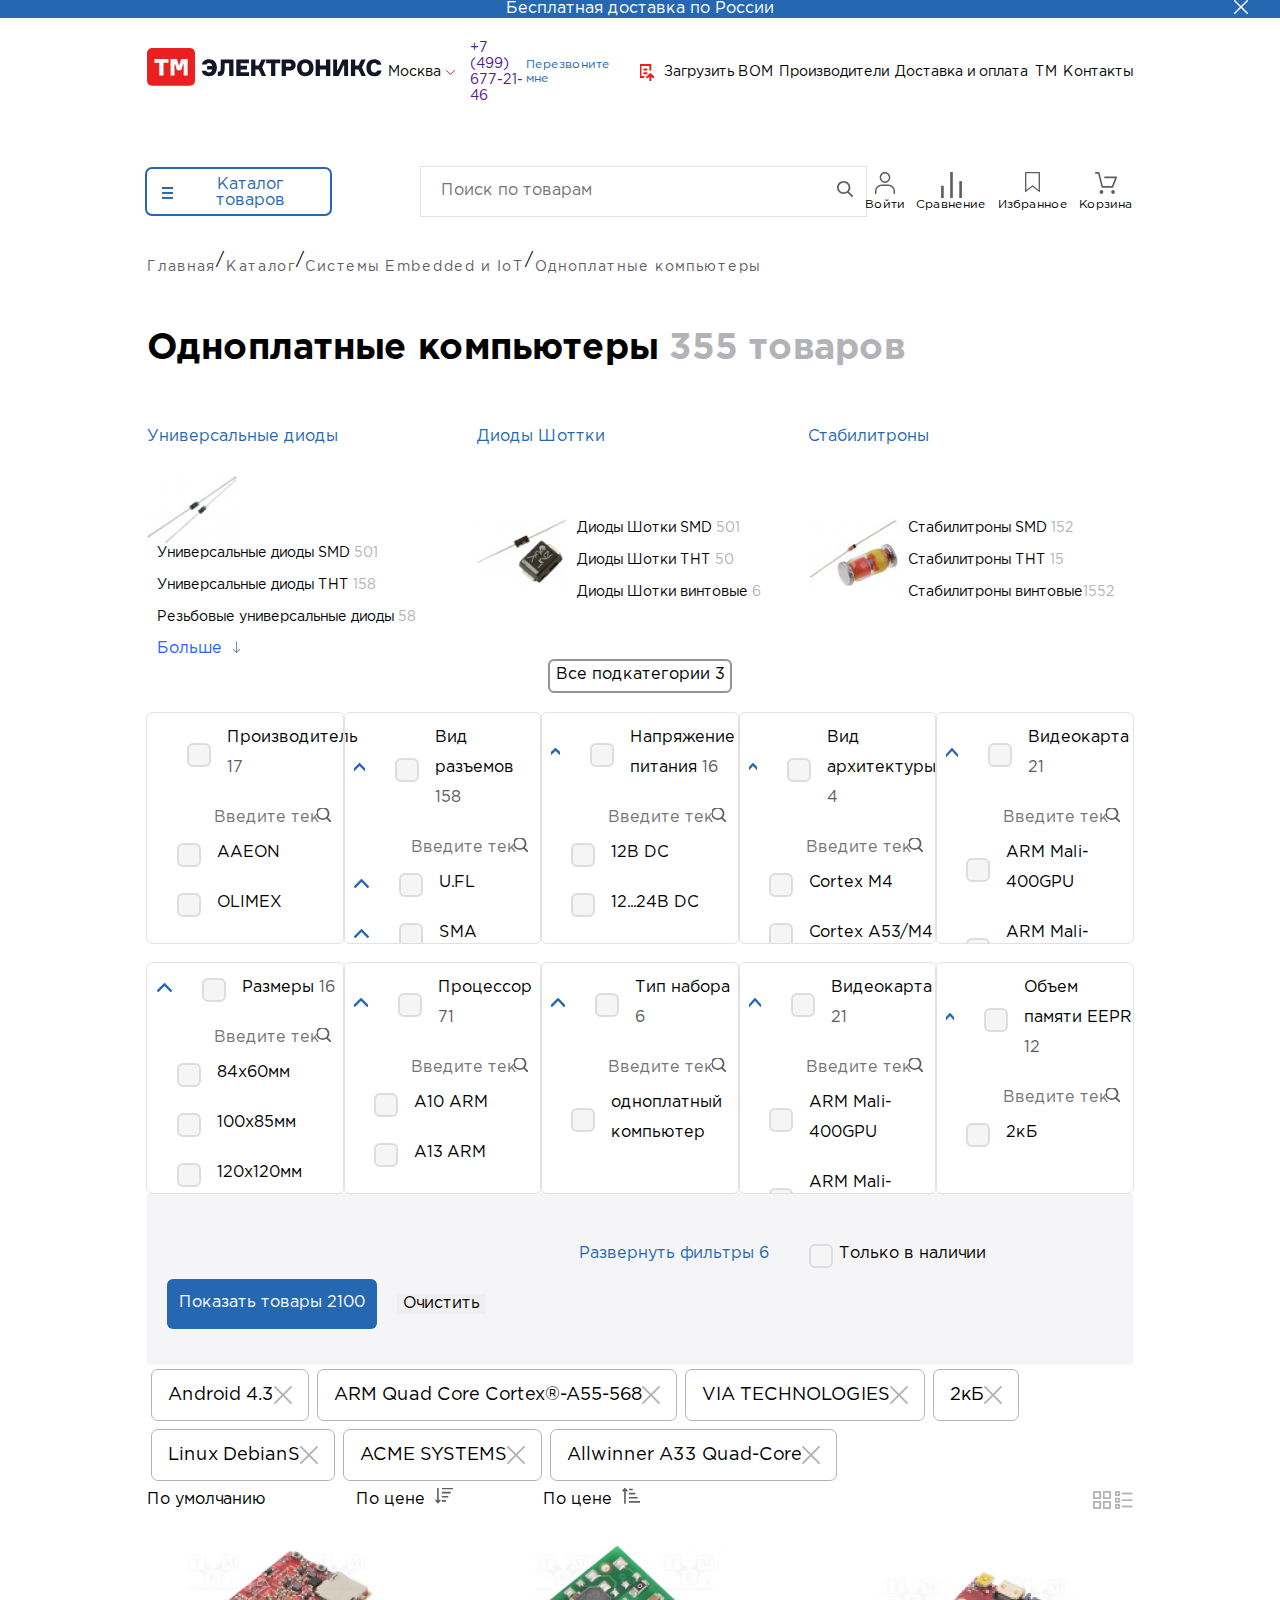
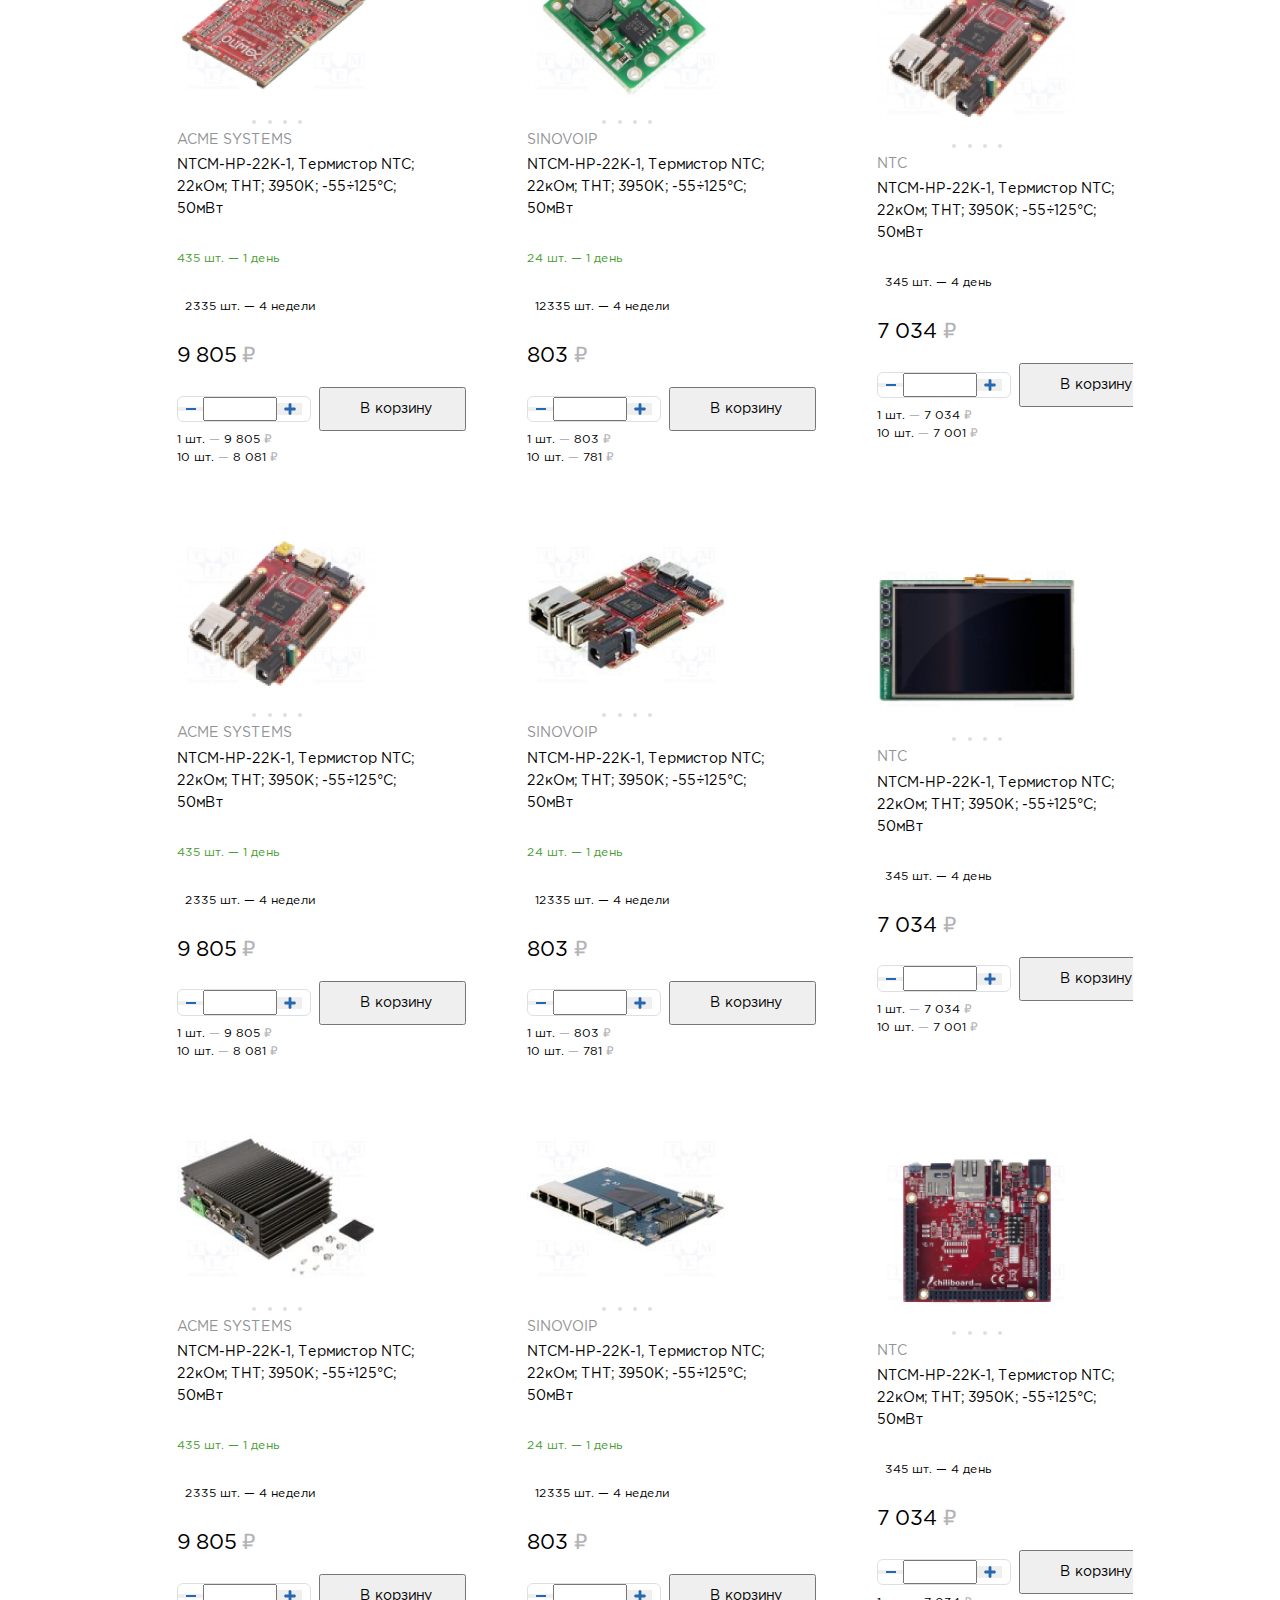
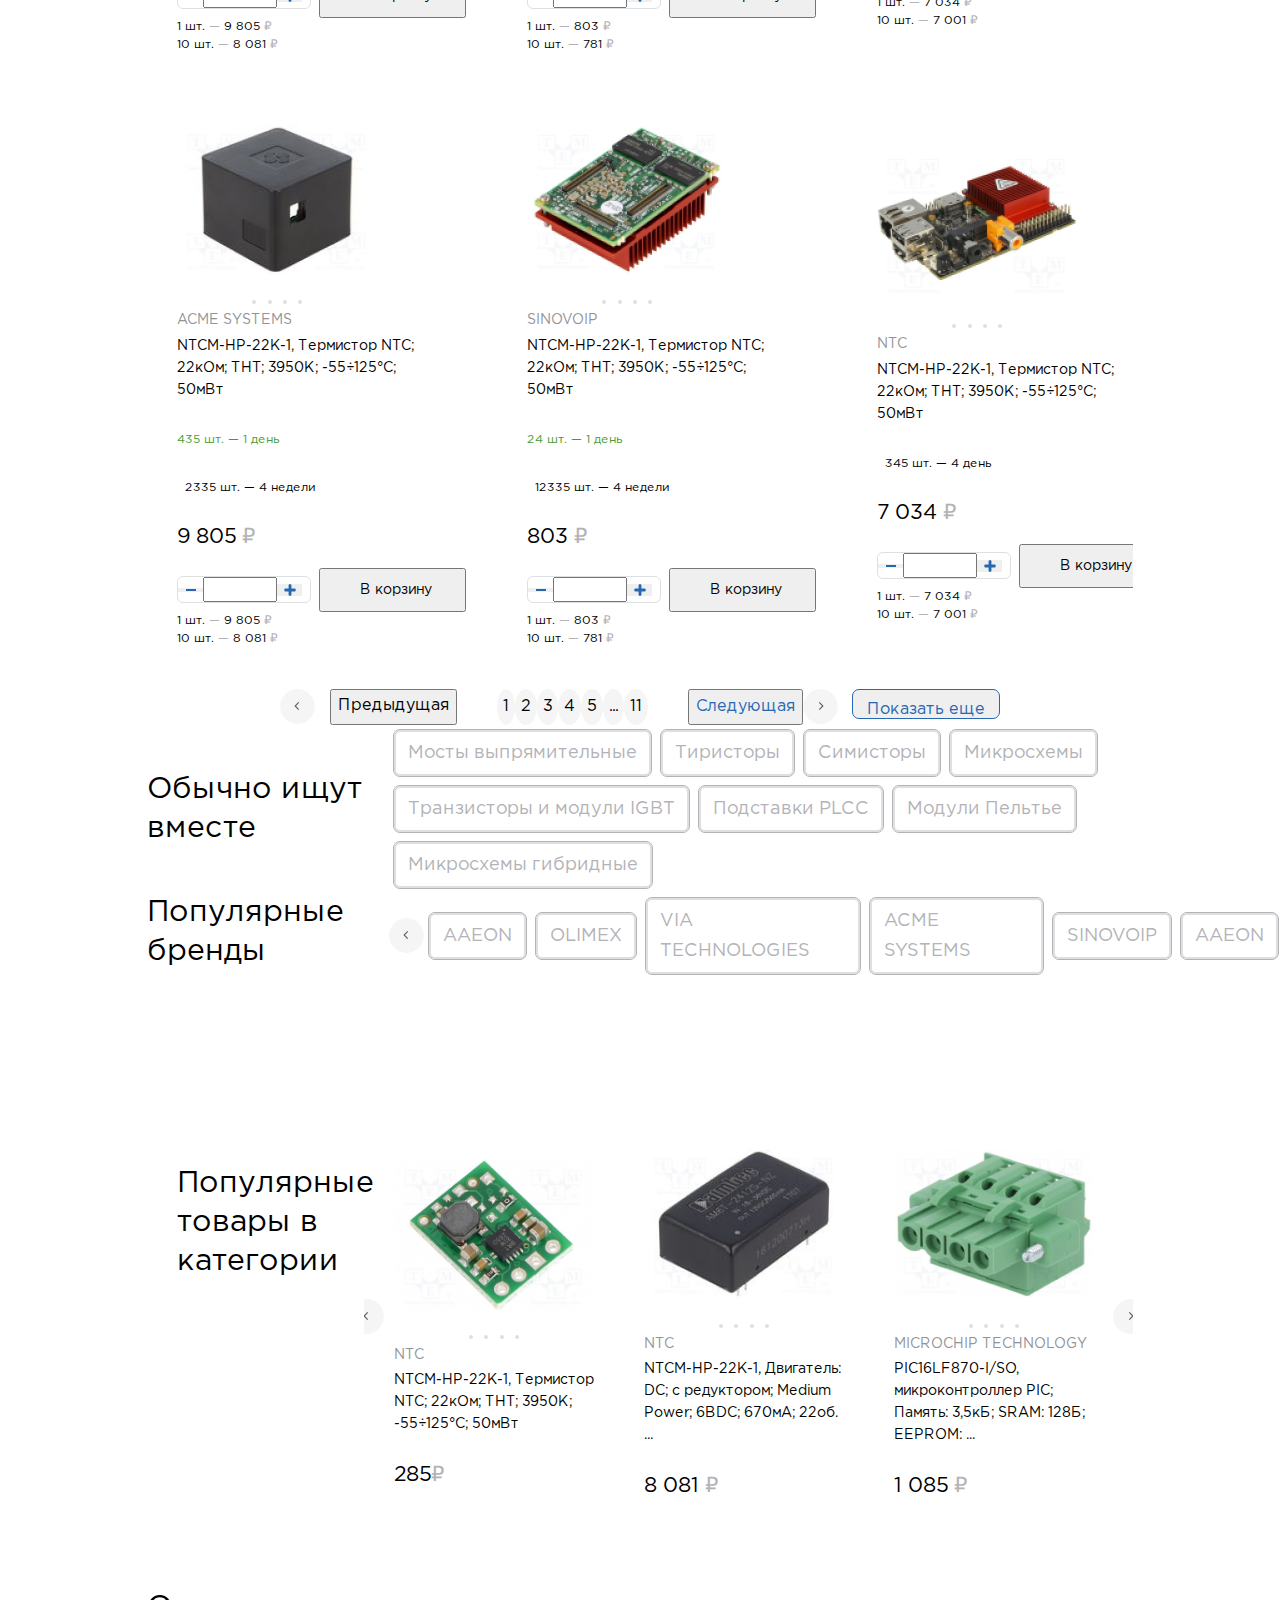
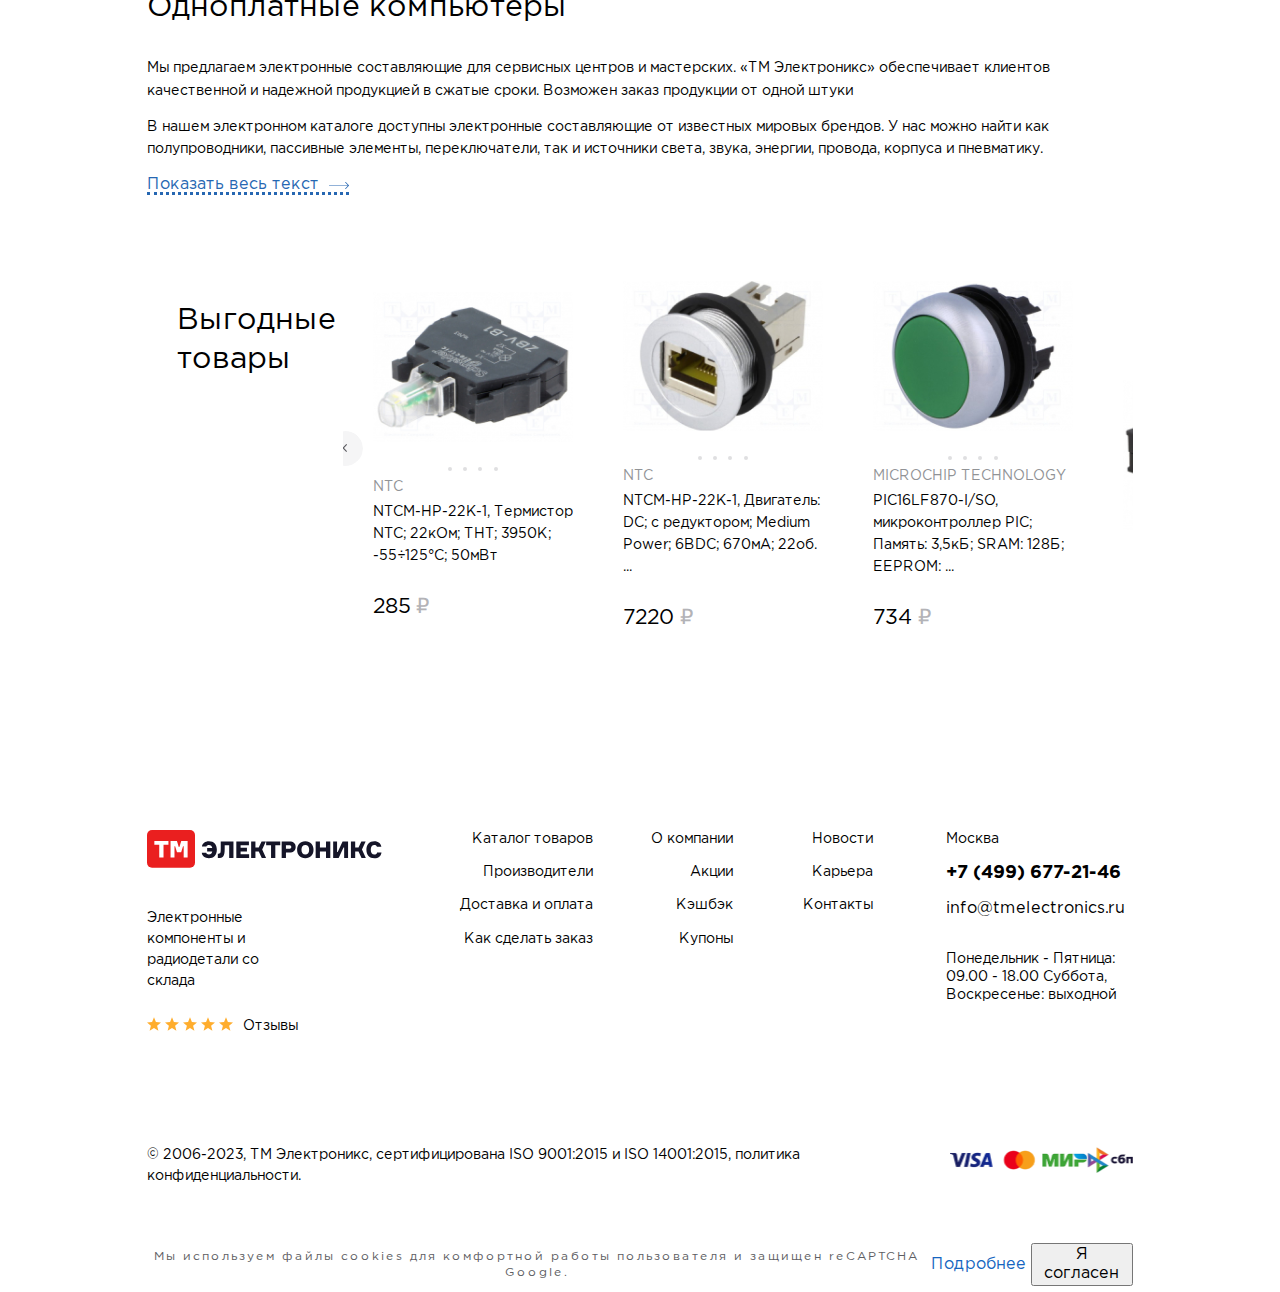
<file: third.html>
<!DOCTYPE html>
<html lang="en">
<head>
    <meta charset="UTF-8">
    <meta name="viewport" content="width=device-width, initial-scale=1.0">
    <link rel="stylesheet" href="./css/styles.css">
    <title>Document</title>
</head>
<body>
    <div class="wrapper">
        <header class="header">
            <div class="banner-blue">
                Бесплатная доставка по России
                <button class="banner-blue__cross cross">

                </button>
            </div>
            <div class="container nav">
                <div class="header__top">
                        <button class="merchandise__menu-mob">

                        </button>
<div class="icon-logo"></div>
<div class="serch-mob">
</div>
<div class="nav__phone">
    <div class="nav__phone-city">Москва
        <div class="city-menu">
            <div class="city__item piter">Санкт-Петербург</div>
            <div class="city__item piter">Москва</div>
            <div class="city__item samara">Самара</div>
            <div class="city__item ufa">Уфа</div>
            <div class="city__item voronezh">Воронеж</div>
        </div>
    </div>
    <a href="" type="tel" class="phone">+7 (499) 677-21-46</a>
    <a href="" class="phone-callback">Перезвоните мне</a>
</div>
<div class="nav__menu-merchandise">
    <a href="#" class="bom">Загрузить BOM</a>
    <a href="#" class="manufacturers">Производители</a>
    <a href="#" class="delivery">Доставка и оплата</a>
    <a href="#" class="tm">TM</a>
    <a href="#" class="contants">Контакты</a>
</div>
</div>
<div class="header__bottom">
<button class="merchandise__button">
    <span class="merchandise__menu"></span>
    <span class="merchandise__text">Каталог товаров</span>
</button>
<div class="serch-box">
<input type="text" name="" id="" class="serch header__search" placeholder="Поиск по товарам">
<div class="serch-sigh"></div>
</div>
<div class="nav__menu-self">
    <a href="#" class="self__box">
<div class="self__img log-in"></div>
<div class="note-1">1</div>
<div class="note-2">10</div>
<div class="self__text">Войти</div>
    </a>
    <a href="#" class="self__box">
        <div class="self__img compare"></div>
        <div class="note-1">1</div>
        <div class="note-2">10</div>
        <div class="self__text">Сравнение</div>
            </a>
            <a href="#" class="self__box">
                <div class="self__img favorites"></div>
                <div class="note-1">1</div>
                <div class="note-2">10</div>
                <div class="self__text">Избранное</div>
                    </a>
                    <a href="#" class="self__box">
                        <div class="self__img cart"></div>
                        <div class="note-1">1</div>
                        <div class="note-2">10</div>
                        <div class="self__text">Корзина</div>
                    </a>
</div>
</div>
            </div>
        </header>
        <main class="main">
            <nav class="nav__path container" aria-label="breadcrumb">
                <ol class="breadcrumb">
                    <li class="breadcrumb"><a class="breadcrumb__gray" href="#">Главная</a> / </li>
                    <li class="breadcrumb"><a class="breadcrumb__gray" href="#">Каталог</a> / </li>
                    <li class="breadcrumb"><a class="breadcrumb__gray" href="#">Системы Embedded и IoT</a> / </li>
                    <li class="breadcrumb"><a class="breadcrumb__gray" href="#">Одноплатные компьютеры</a></li>
                </ol>
            </nav>
<div class="computers single container">
<h3 class="computers__title">Одноплатные компьютеры <span>355 товаров</span></h3>
<div class="computers__item">
<h5 class="computers__subtitle">Универсальные диоды</h5>
<div class="computers__img img-36"></div>
<div class="computers__text-box">
    <p class="computers__text">Универсальные диоды SMD <span>501</span></p>
    <p class="computers__text">Универсальные диоды THT <span>158</span></p>
    <p class="computers__text">Резьбовые универсальные диоды <span>58</span></p>
    <a href="#" class="computers__link">Больше</a>
</div>
</div>
<div class="computers__item">
    <h5 class="computers__subtitle">Диоды Шоттки</h5>
    <div class="computers__img img-37"></div>
    <div class="computers__text-box">
        <p class="computers__text">Диоды Шотки SMD <span>501</span></p>
        <p class="computers__text">Диоды Шотки THT <span>50</span></p>
        <p class="computers__text">Диоды Шотки винтовые <span>6</span></p>
    </div>
    </div>
<div class="computers__item">
    <h5 class="computers__subtitle">Стабилитроны</h5>
    <div class="computers__img img-38"></div>
    <div class="computers__text-box">
        <p class="computers__text">Стабилитроны SMD <span>152</span></p>
        <p class="computers__text">Стабилитроны THT <span>15</span></p>
        <p class="computers__text">Стабилитроны винтовые<span>1552</span></p>
    </div>
    </div>
    <div class="computers__button">Все подкатегории 3</div>
</div>
<div class="productdata container">
    <div class="productdata__item">
        <div class="productdata__list">
            <div class="productdata__arrow-mobile"></div>
        <label class="productdata-checkbox-container checkbox-container">
            <input type="productdata- checkbox">
            <span class="productdata-checkmark checkmark"></span>
        </label>
<h5 class="productdata__title">Производитель <span>17</span></h5>
</div>
<button class="productdata__button cross__circle"></button>
<div class="productdata__input-box">
<input type="text" placeholder="Введите текст" class="productdata__input">
<div class="productdata__search"></div>
</div>
<div class="productdata__box">
<div class="productdata__list">
    <label class="productdata-checkbox-container checkbox-container">
        <input type="productdata- checkbox">
        <span class="productdata-checkmark checkmark"></span>
    </label>
<h5 class="productdata__title">AAEON</h5>
</div>
<div class="productdata__list">

    <label class="productdata-checkbox-container checkbox-container">
        <input type="productdata- checkbox">
        <span class="productdata-checkmark checkmark"></span>
    </label>
<h5 class="productdata__title">OLIMEX</h5>
</div>
<div class="productdata__list">
    <label class="productdata-checkbox-container checkbox-container">

        <input type="productdata- checkbox">
        <span class="productdata-checkmark checkmark"></span>
    </label>
<h5 class="productdata__title">VIA TECHNOLOGIES</h5>
</div>
<div class="productdata__list">
    <label class="productdata-checkbox-container checkbox-container">
        <input type="productdata- checkbox">
        <span class="productdata-checkmark checkmark"></span>
    </label>
<h5 class="productdata__title">ACME SYSTEMS</h5>
</div>
<div class="productdata__list">
    <label class="productdata-checkbox-container checkbox-container">
        <input type="productdata- checkbox">
        <span class="productdata-checkmark checkmark"></span>
    </label>
<h5 class="productdata__title">SINOVOIP</h5>
</div>
</div>
    </div>
    <div class="productdata__item">
        <div class="productdata__list">
            <div class="productdata__arrow-mobile"></div>
            <label class="productdata-checkbox-container checkbox-container">
            <input type="productdata- checkbox">
            <span class="productdata-checkmark checkmark"></span>
        </label>
<h5 class="productdata__title">Вид разъемов <span>158</span></h5>
</div>
<button class="productdata__button cross__circle"></button>
<div class="productdata__input-box">
<input type="text" placeholder="Введите текст" class="productdata__input">
<div class="productdata__search"></div>
</div>
<div class="productdata__box">
<div class="productdata__list">
    <div class="productdata__arrow-mobile"></div>
    <label class="productdata-checkbox-container checkbox-container">
        <input type="productdata- checkbox">
        <span class="productdata-checkmark checkmark"></span>
    </label>
<h5 class="productdata__title">U.FL</h5>
</div>
<div class="productdata__list">
    <div class="productdata__arrow-mobile"></div>
    <label class="productdata-checkbox-container checkbox-container">
        <input type="productdata- checkbox">
        <span class="productdata-checkmark checkmark"></span>
    </label>
<h5 class="productdata__title">SMA</h5>
</div>
<div class="productdata__list">
    <label class="productdata-checkbox-container checkbox-container">
        <input type="productdata- checkbox">
        <span class="productdata-checkmark checkmark"></span>
    </label>
<h5 class="productdata__title">RJ45</h5>
</div>
<div class="productdata__list">
    <label class="productdata-checkbox-container checkbox-container">
        <input type="productdata- checkbox">
        <span class="productdata-checkmark checkmark"></span>
    </label>
<h5 class="productdata__title">RS232</h5>
</div>
<div class="productdata__list">
    <label class="productdata-checkbox-container checkbox-container">
        <input type="productdata- checkbox">
        <span class="productdata-checkmark checkmark"></span>
    </label>
<h5 class="productdata__title">USB</h5>
</div>
</div>
    </div>
    <div class="productdata__item">
        <div class="productdata__list">
            <div class="productdata__arrow-mobile"></div>
        <label class="productdata-checkbox-container checkbox-container">
            <input type="productdata- checkbox">
            <span class="productdata-checkmark checkmark"></span>
        </label>
<h5 class="productdata__title">Напряжение питания <span>16</span></h5>
</div>
<button class="productdata__button cross__circle"></button>
<div class="productdata__input-box">
<input type="text" placeholder="Введите текст" class="productdata__input">
<div class="productdata__search"></div>
</div>
<div class="productdata__box">
<div class="productdata__list">
    <label class="productdata-checkbox-container checkbox-container">
        <input type="productdata- checkbox">
        <span class="productdata-checkmark checkmark"></span>
    </label>
<h5 class="productdata__title">12В DC</h5>
</div>
<div class="productdata__list">
    <label class="productdata-checkbox-container checkbox-container">
        <input type="productdata- checkbox">
        <span class="productdata-checkmark checkmark"></span>
    </label>
<h5 class="productdata__title">12...24В DC</h5>
</div>
<div class="productdata__list">
    <label class="productdata-checkbox-container checkbox-container">
        <input type="productdata- checkbox">
        <span class="productdata-checkmark checkmark"></span>
    </label>
<h5 class="productdata__title">5В DC</h5>
</div>
<div class="productdata__list">
    <label class="productdata-checkbox-container checkbox-container">
        <input type="productdata- checkbox">
        <span class="productdata-checkmark checkmark"></span>
    </label>
<h5 class="productdata__title">3...3,6В DC</h5>
</div>
<div class="productdata__list">
    <label class="productdata-checkbox-container checkbox-container">
        <input type="productdata- checkbox">
        <span class="productdata-checkmark checkmark"></span>
    </label>
<h5 class="productdata__title">3,3В DC</h5>
</div>
</div>
    </div>
    <div class="productdata__item">
        <div class="productdata__list">
            <div class="productdata__arrow-mobile"></div>
        <label class="productdata-checkbox-container checkbox-container">
            <input type="productdata- checkbox">
            <span class="productdata-checkmark checkmark"></span>
        </label>
<h5 class="productdata__title">Вид архитектуры<span> 4</span></h5>
</div>
<button class="productdata__button cross__circle"></button>
<div class="productdata__input-box">
<input type="text" placeholder="Введите текст" class="productdata__input">
<div class="productdata__search"></div>
</div>
<div class="productdata__box">
<div class="productdata__list">
    <label class="productdata-checkbox-container checkbox-container">
        <input type="productdata- checkbox">
        <span class="productdata-checkmark checkmark"></span>
    </label>
<h5 class="productdata__title">Cortex M4</h5>
</div>
<div class="productdata__list">
    <label class="productdata-checkbox-container checkbox-container">
        <input type="productdata- checkbox">
        <span class="productdata-checkmark checkmark"></span>
    </label>
<h5 class="productdata__title">Cortex A53/M4</h5>
</div>
<div class="productdata__list">
    <label class="productdata-checkbox-container checkbox-container">
        <input type="productdata- checkbox">
        <span class="productdata-checkmark checkmark"></span>
    </label>
<h5 class="productdata__title">Cortex A53</h5>
</div>
<div class="productdata__list">
    <label class="productdata-checkbox-container checkbox-container">
        <input type="productdata- checkbox">
        <span class="productdata-checkmark checkmark"></span>
    </label>
<h5 class="productdata__title">ARM926</h5>
</div>
</div>
    </div>
    <div class="productdata__item">
        <div class="productdata__list">
            <div class="productdata__arrow-mobile"></div>
        <label class="productdata-checkbox-container checkbox-container">
            <input type="productdata- checkbox">
            <span class="productdata-checkmark checkmark"></span>
        </label>
<h5 class="productdata__title">Видеокарта <span>21</span></h5>
</div>
<button class="productdata__button cross__circle"></button>
<div class="productdata__input-box">
<input type="text" placeholder="Введите текст" class="productdata__input">
<div class="productdata__search"></div>
</div>
<div class="productdata__box">
<div class="productdata__list">
    <label class="productdata-checkbox-container checkbox-container">
        <input type="productdata- checkbox">
        <span class="productdata-checkmark checkmark"></span>
    </label>
<h5 class="productdata__title">ARM Mali-400GPU</h5>
</div>
<div class="productdata__list">
    <label class="productdata-checkbox-container checkbox-container">
        <input type="productdata- checkbox">
        <span class="productdata-checkmark checkmark"></span>
    </label>
<h5 class="productdata__title">ARM Mali-400MP2</h5>
</div>
<div class="productdata__list">
    <label class="productdata-checkbox-container checkbox-container">
        <input type="productdata- checkbox">
        <span class="productdata-checkmark checkmark"></span>
    </label>
<h5 class="productdata__title">Android</h5>
</div>
<div class="productdata__list">
    <label class="productdata-checkbox-container checkbox-container">
        <input type="productdata- checkbox">
        <span class="productdata-checkmark checkmark"></span>
    </label>
<h5 class="productdata__title">Android 4.3</h5>
</div>
<div class="productdata__list">
    <label class="productdata-checkbox-container checkbox-container">
        <input type="productdata- checkbox">
        <span class="productdata-checkmark checkmark"></span>
    </label>
<h5 class="productdata__title">Linux Debian</h5>
</div>
</div>
    </div>
    <div class="productdata__item">
        <div class="productdata__list">
            <div class="productdata__arrow-mobile"></div>
        <label class="productdata-checkbox-container checkbox-container">
            <input type="productdata- checkbox">
            <span class="productdata-checkmark checkmark"></span>
        </label>
<h5 class="productdata__title">Размеры <span>16</span></h5>
</div>
<button class="productdata__button cross__circle"></button>
<div class="productdata__input-box">
<input type="text" placeholder="Введите текст" class="productdata__input">
<div class="productdata__search"></div>
</div>
<div class="productdata__box">
<div class="productdata__list">
    <label class="productdata-checkbox-container checkbox-container">
        <input type="productdata- checkbox">
        <span class="productdata-checkmark checkmark"></span>
    </label>
<h5 class="productdata__title">84x60мм</h5>
</div>
<div class="productdata__list">
    <label class="productdata-checkbox-container checkbox-container">
        <input type="productdata- checkbox">
        <span class="productdata-checkmark checkmark"></span>
    </label>
<h5 class="productdata__title">100x85мм</h5>
</div>
<div class="productdata__list">
    <label class="productdata-checkbox-container checkbox-container">
        <input type="productdata- checkbox">
        <span class="productdata-checkmark checkmark"></span>
    </label>
<h5 class="productdata__title">120x120мм</h5>
</div>
<div class="productdata__list">
    <label class="productdata-checkbox-container checkbox-container">
        <input type="productdata- checkbox">
        <span class="productdata-checkmark checkmark"></span>
    </label>
<h5 class="productdata__title">61x33мм</h5>
</div>
<div class="productdata__list">
    <label class="productdata-checkbox-container checkbox-container">
        <input type="productdata- checkbox">
        <span class="productdata-checkmark checkmark"></span>
    </label>
<h5 class="productdata__title">61x48мм</h5>
</div>
</div>
    </div>
    <div class="productdata__item">
        <div class="productdata__list">
            <div class="productdata__arrow-mobile"></div>
        <label class="productdata-checkbox-container checkbox-container">
            <input type="productdata- checkbox">
            <span class="productdata-checkmark checkmark"></span>
        </label>
<h5 class="productdata__title">Процессор <span>71</span></h5>
</div>
<button class="productdata__button cross__circle"></button>
<div class="productdata__input-box">
<input type="text" placeholder="Введите текст" class="productdata__input">
<div class="productdata__search"></div>
</div>
<div class="productdata__box">
<div class="productdata__list">
    <label class="productdata-checkbox-container checkbox-container">
        <input type="productdata- checkbox">
        <span class="productdata-checkmark checkmark"></span>
    </label>
<h5 class="productdata__title">A10 ARM</h5>
</div>
<div class="productdata__list">
    <label class="productdata-checkbox-container checkbox-container">
        <input type="productdata- checkbox">
        <span class="productdata-checkmark checkmark"></span>
    </label>
<h5 class="productdata__title">A13 ARM</h5>
</div>
<div class="productdata__list">
    <label class="productdata-checkbox-container checkbox-container">
        <input type="productdata- checkbox">
        <span class="productdata-checkmark checkmark"></span>
    </label>
<h5 class="productdata__title">ARM Quad Core Cortex®-A55-568</h5>
</div>
<div class="productdata__list">
    <label class="productdata-checkbox-container checkbox-container">
        <input type="productdata- checkbox">
        <span class="productdata-checkmark checkmark"></span>
    </label>
<h5 class="productdata__title">Allwinner A33 Quad-Core</h5>
</div>
<div class="productdata__list">
    <label class="productdata-checkbox-container checkbox-container">
        <input type="productdata- checkbox">
        <span class="productdata-checkmark checkmark"></span>
    </label>
<h5 class="productdata__title">Elite E1000</h5>
</div>
</div>
    </div>
    <div class="productdata__item">
        <div class="productdata__list">
            <div class="productdata__arrow-mobile"></div>
        <label class="productdata-checkbox-container checkbox-container">
            <input type="productdata- checkbox">
            <span class="productdata-checkmark checkmark"></span>
        </label>
<h5 class="productdata__title">Тип набора <span>6</span></h5>
</div>
<button class="productdata__button cross__circle"></button>
<div class="productdata__input-box">
<input type="text" placeholder="Введите текст" class="productdata__input">
<div class="productdata__search"></div>
</div>
<div class="productdata__box">
<div class="productdata__list">
    <label class="productdata-checkbox-container checkbox-container">
        <input type="productdata- checkbox">
        <span class="productdata-checkmark checkmark"></span>
    </label>
<h5 class="productdata__title">одноплатный компьютер</h5>
</div>
</div>
    </div>
    <div class="productdata__item">
        <div class="productdata__list">
            <div class="productdata__arrow-mobile"></div>
        <label class="productdata-checkbox-container checkbox-container">
            <input type="productdata- checkbox">
            <span class="productdata-checkmark checkmark"></span>
        </label>
<h5 class="productdata__title">Видеокарта <span>21</span></h5>
</div>
<button class="productdata__button cross__circle"></button>
<div class="productdata__input-box">
<input type="text" placeholder="Введите текст" class="productdata__input">
<div class="productdata__search"></div>
</div>
<div class="productdata__box">
<div class="productdata__list">
    <label class="productdata-checkbox-container checkbox-container">
        <input type="productdata- checkbox">
        <span class="productdata-checkmark checkmark"></span>
    </label>
<h5 class="productdata__title">ARM Mali-400GPU</h5>
</div>
<div class="productdata__list">
    <label class="productdata-checkbox-container checkbox-container">
        <input type="productdata- checkbox">
        <span class="productdata-checkmark checkmark"></span>
    </label>
<h5 class="productdata__title">ARM Mali-400MP2</h5>
</div>
<div class="productdata__list">
    <label class="productdata-checkbox-container checkbox-container">
        <input type="productdata- checkbox">
        <span class="productdata-checkmark checkmark"></span>
    </label>
<h5 class="productdata__title">Android</h5>
</div>
<div class="productdata__list">
    <label class="productdata-checkbox-container checkbox-container">
        <input type="productdata- checkbox">
        <span class="productdata-checkmark checkmark"></span>
    </label>
<h5 class="productdata__title">Android 4.3</h5>
</div>
<div class="productdata__list">
    <label class="productdata-checkbox-container checkbox-container">
        <input type="productdata- checkbox">
        <span class="productdata-checkmark checkmark"></span>
    </label>
<h5 class="productdata__title">Linux Debian</h5>
</div>
</div>
    </div>
    <div class="productdata__item">
        <div class="productdata__list">
            <div class="productdata__arrow-mobile"></div>
        <label class="productdata-checkbox-container checkbox-container">
            <input type="productdata- checkbox">
            <span class="productdata-checkmark checkmark"></span>
        </label>
<h5 class="productdata__title">Объем памяти EEPR  <span>12</span></h5>
</div>
<button class="productdata__button cross__circle"></button>
<div class="productdata__input-box">
<input type="text" placeholder="Введите текст" class="productdata__input">
<div class="productdata__search"></div>
</div>
<div class="productdata__box">
<div class="productdata__list">
    <label class="productdata-checkbox-container checkbox-container">
        <input type="productdata- checkbox">
        <span class="productdata-checkmark checkmark"></span>
    </label>
<h5 class="productdata__title">2кБ</h5>
</div>

</div>
    </div>
    <div class="filter-box">
        <div class="filters__unfold">Развернуть фильтры 6</div>
        <div class="available">
            <label class="checkbox-container">
                <input type="checkbox">
                <span class="checkmark checkmark-filter"></span>
            </label>
            <p class="available__text">Только в наличии</p>
        </div>
        <button class="filters__unfold-show">Показать товары 2100</button>
        <button class="filters__unfold-clean">Очистить</button>
    </div>
</div>
<div class="container tags">
    <button class="filters__unfold-hide">
        <span class="unfold__img"></span>
        <span class="unfold__text">Скрыть фильтры поиска</span>
        <span class="unfold__arrow"></span>
    </button>
    <div class="tags-box">
<div class="tag__item">
    <p class="tag__text">Android 4.3</p>
    <button class="cross-gray tag"></button>
</div>
<div class="tag__item">
    <p class="tag__text">ARM Quad Core Cortex®-A55-568</p>
    <button class="cross-gray tag"></button>
</div>
<div class="tag__item">
    <p class="tag__text">VIA TECHNOLOGIES</p>
    <button class="cross-gray tag"></button>
</div>
<div class="tag__item">
    <p class="tag__text">2кБ</p>
    <button class="cross-gray tag"></button>
</div>
<div class="tag__item">
    <p class="tag__text">Linux DebianS</p>
    <button class="cross-gray tag"></button>
</div>
<div class="tag__item">
    <p class="tag__text">ACME SYSTEMS</p>
    <button class="cross-gray tag"></button>
</div>
<div class="tag__item">
    <p class="tag__text">Allwinner A33 Quad-Core</p>
    <button class="cross-gray tag"></button>
</div>
</div>
</div>
<div class="container filter-menu">
    <div class="filter-menu__text-box">
    <div class="filter-menu__text ">По умолчанию</div>
    <div class="filter-menu__text price-down">По цене</div>
    <div class="filter-menu__text price-up">По цене</div>
</div>
<div class="filter-menu__img-box">
    <div class="filter-menu__img filter-menu__img-1"></div>
    <div class="filter-menu__img filter-menu__img-2"></div>
</div>
</div>
<div class=" product container">
    <div class="product__box-mob monoplate">
    <div class="monoplate__content product__content">
    <div class="monoplate__box product-box">
        <div class="product-img__box">
            <img class="product-img" src="./img/img-39.png" alt="Пассивные элементы" width="200" height="150">
        <div class="product__flags">
            <button class="product__favorite">
                <div class="product__favorite-explain">Добавить в сравнение 🡒</div>
            </button>
            <button class="product__compare">
                <div class="product__compare-explain">Добавить в избранное 🡒</div>
            </button>
        </div>
            </div>
        <div class="product__dots">
            <div class="dot"></div>
            <div class="dot"></div>
            <div class="dot"></div>
            <div class="dot"></div>
        </div>
        <p class="product-firm">ACME SYSTEMS</p>
        <p class="product-text">NTCM-HP-22K-1, Термистор NTC; 22кОм; THT; 3950K; -55÷125°C; 50мВт</p>
        <div class="product-text product-text-available-green">435 шт. — 1 день</div>
        <div class="product-text product-text-available">2335 шт. — 4 недели</div>
        <p class="product-price">9 805 <span>₽</span></p>
        <div class="monoplate__button-input">
        <div class="to-cart__input-box to-cart__input-box-plate">
            <button class="to-cart-minus to-cart-minus-plate">
                <span class="minus minus-plate"></span>
            </button>
            <input class="to-cart__input to-cart__input-plate" type="number" name="" id="">
            <button class="to-cart-minus to-cart-minus-plate">
                <span class="plus plus-plate"></span>
            </button>
        </div>
        <button class="monoplate__incart-button">В корзину</button>
    </div>
    <div class="monoplate-price">1 шт. <span>—</span>  9 805 <span>₽</span></div>
        <div class="monoplate-price">10 шт. <span>—</span>  8 081 <span>₽</span></div>
    </div>
    <div class="monoplate__box product-box">
        <div class="product-img__box">
            <img class="product-img" src="./img/img-33.png" alt="Пассивные элементы" width="200" height="150">
        <div class="product__flags">
            <button class="product__favorite">
                <div class="product__favorite-explain">Добавить в сравнение 🡒</div>
            </button>
            <button class="product__compare">
                <div class="product__compare-explain">Добавить в избранное 🡒</div>
            </button>
        </div>
            </div>
        <div class="product__dots">
            <div class="dot"></div>
            <div class="dot"></div>
            <div class="dot"></div>
            <div class="dot"></div>
        </div>
        <p class="product-firm">SINOVOIP</p>
        <p class="product-text">NTCM-HP-22K-1, Термистор NTC; 22кОм; THT; 3950K; -55÷125°C; 50мВт</p>
        <div class="product-text product-text-available-green">24 шт. — 1 день</div>
        <div class="product-text product-text-available">12335 шт. — 4 недели</div>
        <p class="product-price">803 <span>₽</span></p>
        <div class="monoplate__button-input">
        <div class="to-cart__input-box to-cart__input-box-plate">
            <button class="to-cart-minus to-cart-minus-plate">
                <span class="minus minus-plate"></span>
            </button>
            <input class="to-cart__input to-cart__input-plate" type="number" name="" id="">
            <button class="to-cart-minus to-cart-minus-plate">
                <span class="plus plus-plate"></span>
            </button>
        </div>
        <button class="monoplate__incart-button">В корзину</button>
    </div>
    <div class="monoplate-price">1 шт. <span>—</span>  803 <span>₽</span></div>
        <div class="monoplate-price">10 шт. <span>—</span>  781 <span>₽</span></div>
    </div>
    <div class="monoplate__box product-box">
        <div class="product-img__box">
            <img class="product-img" src="./img/img-41.png" alt="Пассивные элементы" width="200" height="150">
        <div class="product__flags">
            <button class="product__favorite">
                <div class="product__favorite-explain">Добавить в сравнение 🡒</div>
            </button>
            <button class="product__compare">
                <div class="product__compare-explain">Добавить в избранное 🡒</div>
            </button>
        </div>
            </div>
        <div class="product__dots">
            <div class="dot"></div>
            <div class="dot"></div>
            <div class="dot"></div>
            <div class="dot"></div>
        </div>
        <p class="product-firm">NTC</p>
        <p class="product-text">NTCM-HP-22K-1, Термистор NTC; 22кОм; THT; 3950K; -55÷125°C; 50мВт</p>
        <div class="product-text-available-box">
        <div class="product-text product-text-available">345 шт. — 4 день</div>
    </div>
        <p class="product-price">7 034 <span>₽</span></p>
        <div class="monoplate__button-input">
        <div class="to-cart__input-box to-cart__input-box-plate">
            <button class="to-cart-minus to-cart-minus-plate">
                <span class="minus minus-plate"></span>
            </button>
            <input class="to-cart__input to-cart__input-plate" type="number" name="" id="">
            <button class="to-cart-minus to-cart-minus-plate">
                <span class="plus plus-plate"></span>
            </button>
        </div>
        <button class="monoplate__incart-button">В корзину</button>
    </div>
    <div class="monoplate-price">1 шт. <span>—</span> 7 034 <span>₽</span></div>
        <div class="monoplate-price">10 шт. <span>—</span>  7 001 <span>₽</span></div>
    </div>
    <div class="monoplate__box product-box">
        <div class="product-img__box">
            <img class="product-img" src="./img/img-42.png" alt="Пассивные элементы" width="200" height="150">
        <div class="product__flags">
            <button class="product__favorite">
                <div class="product__favorite-explain">Добавить в сравнение 🡒</div>
            </button>
            <button class="product__compare">
                <div class="product__compare-explain">Добавить в избранное 🡒</div>
            </button>
        </div>
            </div>
        <div class="product__dots">
            <div class="dot"></div>
            <div class="dot"></div>
            <div class="dot"></div>
            <div class="dot"></div>
        </div>
        <p class="product-firm">MICROCHIP TECHNOLOGY</p>
        <p class="product-text">NTCM-HP-22K-1, Термистор NTC; 22кОм; THT; 3950K; -55÷125°C; 50мВт</p>
        <div class="product-text-available-box">
            <div class="product-text product-text-available">102 шт. — 4 недели</div>
        </div> 
        <p class="product-price">7 301 <span>₽</span></p>
        <div class="monoplate__button-input">
        <div class="to-cart__input-box to-cart__input-box-plate">
            <button class="to-cart-minus to-cart-minus-plate">
                <span class="minus minus-plate"></span>
            </button>
            <input class="to-cart__input to-cart__input-plate" type="number" name="" id="">
            <button class="to-cart-minus to-cart-minus-plate">
                <span class="plus plus-plate"></span>
            </button>
        </div>
        <button class="monoplate__incart-button">В корзину</button>
    </div>
    <div class="monoplate-price">1 шт. <span>—</span>  7 334 <span>₽</span></div>
        <div class="monoplate-price">10 шт. <span>—</span>  7 301 <span>₽</span></div>
    </div>
    <div class="monoplate__box product-box">
        <div class="product-img__box">
            <img class="product-img" src="./img/img-43.png" alt="Пассивные элементы" width="200" height="150">
        <div class="product__flags">
            <button class="product__favorite">
                <div class="product__favorite-explain">Добавить в сравнение 🡒</div>
            </button>
            <button class="product__compare">
                <div class="product__compare-explain">Добавить в избранное 🡒</div>
            </button>
        </div>
            </div>
        <div class="product__dots">
            <div class="dot"></div>
            <div class="dot"></div>
            <div class="dot"></div>
            <div class="dot"></div>
        </div>
        <p class="product-firm">elta</p>
        <p class="product-text">NTCM-HP-22K-1, Термистор NTC; 22кОм; THT; 3950K; -55÷125°C; 50мВт</p>
        <div class="product-text-available-box">
            <div class="product-text product-text-available-green">102 шт. — 4 недели</div>
        </div>
        <p class="product-price">3 631 <span>₽</span></p>
        <div class="monoplate__button-input">
        <div class="to-cart__input-box to-cart__input-box-plate">
            <button class="to-cart-minus to-cart-minus-plate">
                <span class="minus minus-plate"></span>
            </button>
            <input class="to-cart__input to-cart__input-plate" type="number" name="" id="">
            <button class="to-cart-minus to-cart-minus-plate">
                <span class="plus plus-plate"></span>
            </button>
        </div>
        <button class="monoplate__incart-button">В корзину</button>
    </div>
    <div class="monoplate-price">1 шт. <span>—</span>  3 835 <span>₽</span></div>
        <div class="monoplate-price">10 шт. <span>—</span>  3 631 <span>₽</span></div>
    </div>
</div>
</div>
</div>
<div class=" product container">
    <div class="product__box-mob monoplate">
    <div class="monoplate__content product__content">
    <div class="monoplate__box product-box">
        <div class="product-img__box">
            <img class="product-img" src="./img/img-41.png" alt="Пассивные элементы" width="200" height="150">
        <div class="product__flags">
            <button class="product__favorite">
                <div class="product__favorite-explain">Добавить в сравнение 🡒</div>
            </button>
            <button class="product__compare">
                <div class="product__compare-explain">Добавить в избранное 🡒</div>
            </button>
        </div>
            </div>
        <div class="product__dots">
            <div class="dot"></div>
            <div class="dot"></div>
            <div class="dot"></div>
            <div class="dot"></div>
        </div>
        <p class="product-firm">ACME SYSTEMS</p>
        <p class="product-text">NTCM-HP-22K-1, Термистор NTC; 22кОм; THT; 3950K; -55÷125°C; 50мВт</p>
        <div class="product-text product-text-available-green">435 шт. — 1 день</div>
        <div class="product-text product-text-available">2335 шт. — 4 недели</div>
        <p class="product-price">9 805 <span>₽</span></p>
        <div class="monoplate__button-input">
        <div class="to-cart__input-box to-cart__input-box-plate">
            <button class="to-cart-minus to-cart-minus-plate">
                <span class="minus minus-plate"></span>
            </button>
            <input class="to-cart__input to-cart__input-plate" type="number" name="" id="">
            <button class="to-cart-minus to-cart-minus-plate">
                <span class="plus plus-plate"></span>
            </button>
        </div>
        <button class="monoplate__incart-button">В корзину</button>
    </div>
    <div class="monoplate-price">1 шт. <span>—</span>  9 805 <span>₽</span></div>
        <div class="monoplate-price">10 шт. <span>—</span>  8 081 <span>₽</span></div>
    </div>
    <div class="monoplate__box product-box">
        <div class="product-img__box">
            <img class="product-img" src="./img/img-43.png" alt="Пассивные элементы" width="200" height="150">
        <div class="product__flags">
            <button class="product__favorite">
                <div class="product__favorite-explain">Добавить в сравнение 🡒</div>
            </button>
            <button class="product__compare">
                <div class="product__compare-explain">Добавить в избранное 🡒</div>
            </button>
        </div>
            </div>
        <div class="product__dots">
            <div class="dot"></div>
            <div class="dot"></div>
            <div class="dot"></div>
            <div class="dot"></div>
        </div>
        <p class="product-firm">SINOVOIP</p>
        <p class="product-text">NTCM-HP-22K-1, Термистор NTC; 22кОм; THT; 3950K; -55÷125°C; 50мВт</p>
        <div class="product-text product-text-available-green">24 шт. — 1 день</div>
        <div class="product-text product-text-available">12335 шт. — 4 недели</div>
        <p class="product-price">803 <span>₽</span></p>
        <div class="monoplate__button-input">
        <div class="to-cart__input-box to-cart__input-box-plate">
            <button class="to-cart-minus to-cart-minus-plate">
                <span class="minus minus-plate"></span>
            </button>
            <input class="to-cart__input to-cart__input-plate" type="number" name="" id="">
            <button class="to-cart-minus to-cart-minus-plate">
                <span class="plus plus-plate"></span>
            </button>
        </div>
        <button class="monoplate__incart-button">В корзину</button>
    </div>
    <div class="monoplate-price">1 шт. <span>—</span>  803 <span>₽</span></div>
        <div class="monoplate-price">10 шт. <span>—</span>  781 <span>₽</span></div>
    </div>
    <div class="monoplate__box product-box">
        <div class="product-img__box">
            <img class="product-img" src="./img/img-44.png" alt="Пассивные элементы" width="200" height="150">
        <div class="product__flags">
            <button class="product__favorite">
                <div class="product__favorite-explain">Добавить в сравнение 🡒</div>
            </button>
            <button class="product__compare">
                <div class="product__compare-explain">Добавить в избранное 🡒</div>
            </button>
        </div>
            </div>
        <div class="product__dots">
            <div class="dot"></div>
            <div class="dot"></div>
            <div class="dot"></div>
            <div class="dot"></div>
        </div>
        <p class="product-firm">NTC</p>
        <p class="product-text">NTCM-HP-22K-1, Термистор NTC; 22кОм; THT; 3950K; -55÷125°C; 50мВт</p>
        <div class="product-text-available-box">
        <div class="product-text product-text-available">345 шт. — 4 день</div>
    </div>
        <p class="product-price">7 034 <span>₽</span></p>
        <div class="monoplate__button-input">
        <div class="to-cart__input-box to-cart__input-box-plate">
            <button class="to-cart-minus to-cart-minus-plate">
                <span class="minus minus-plate"></span>
            </button>
            <input class="to-cart__input to-cart__input-plate" type="number" name="" id="">
            <button class="to-cart-minus to-cart-minus-plate">
                <span class="plus plus-plate"></span>
            </button>
        </div>
        <button class="monoplate__incart-button">В корзину</button>
    </div>
    <div class="monoplate-price">1 шт. <span>—</span> 7 034 <span>₽</span></div>
        <div class="monoplate-price">10 шт. <span>—</span>  7 001 <span>₽</span></div>
    </div>
    <div class="monoplate__box product-box">
        <div class="product-img__box">
            <img class="product-img" src="./img/img-0.svg" alt="Пассивные элементы" width="200" height="150">
        <div class="product__flags">
            <button class="product__favorite">
                <div class="product__favorite-explain">Добавить в сравнение 🡒</div>
            </button>
            <button class="product__compare">
                <div class="product__compare-explain">Добавить в избранное 🡒</div>
            </button>
        </div>
            </div>
        <div class="product__dots">
            <div class="dot"></div>
            <div class="dot"></div>
            <div class="dot"></div>
            <div class="dot"></div>
        </div>
        <p class="product-firm">MICROCHIP TECHNOLOGY</p>
        <p class="product-text">NTCM-HP-22K-1, Термистор NTC; 22кОм; THT; 3950K; -55÷125°C; 50мВт</p>
        <div class="product-text-available-box">
            <div class="product-text product-text-available">102 шт. — 4 недели</div>
        </div>
        <p class="product-price">7 301 <span>₽</span></p>
        <div class="monoplate__button-input">
        <div class="to-cart__input-box to-cart__input-box-plate">
            <button class="to-cart-minus to-cart-minus-plate">
                <span class="minus minus-plate"></span>
            </button>
            <input class="to-cart__input to-cart__input-plate" type="number" name="" id="">
            <button class="to-cart-minus to-cart-minus-plate">
                <span class="plus plus-plate"></span>
            </button>
        </div>
        <button class="monoplate__incart-button">В корзину</button>
    </div>
    <div class="monoplate-price">1 шт. <span>—</span>  7 334 <span>₽</span></div>
        <div class="monoplate-price">10 шт. <span>—</span>  7 301 <span>₽</span></div>
    </div>
    <div class="monoplate__box product-box">
        <div class="product-img__box">
            <img class="product-img" src="./img/img-45.png" alt="Пассивные элементы" width="200" height="150">
        <div class="product__flags">
            <button class="product__favorite">
                <div class="product__favorite-explain">Добавить в сравнение 🡒</div>
            </button>
            <button class="product__compare">
                <div class="product__compare-explain">Добавить в избранное 🡒</div>
            </button>
        </div>
            </div>
        <div class="product__dots">
            <div class="dot"></div>
            <div class="dot"></div>
            <div class="dot"></div>
            <div class="dot"></div>
        </div>
        <p class="product-firm">elta</p>
        <p class="product-text">NTCM-HP-22K-1, Термистор NTC; 22кОм; THT; 3950K; -55÷125°C; 50мВт</p>
        <div class="product-text-available-box">
            <div class="product-text product-text-available-green">102 шт. — 4 недели</div>
        </div>
        <p class="product-price">3 631 <span>₽</span></p>
        <div class="monoplate__button-input">
        <div class="to-cart__input-box to-cart__input-box-plate">
            <button class="to-cart-minus to-cart-minus-plate">
                <span class="minus minus-plate"></span>
            </button>
            <input class="to-cart__input to-cart__input-plate" type="number" name="" id="">
            <button class="to-cart-minus to-cart-minus-plate">
                <span class="plus plus-plate"></span>
            </button>
        </div>
        <button class="monoplate__incart-button">В корзину</button>
    </div>
    <div class="monoplate-price">1 шт. <span>—</span>  3 835 <span>₽</span></div>
        <div class="monoplate-price">10 шт. <span>—</span>  3 631 <span>₽</span></div>
    </div>
</div>
</div>
</div>
<div class=" product container">
    <div class="product__box-mob monoplate">
    <div class="monoplate__content product__content">
    <div class="monoplate__box product-box">
        <div class="product-img__box">
            <img class="product-img" src="./img/img-46.png" alt="Пассивные элементы" width="200" height="150">
        <div class="product__flags">
            <button class="product__favorite">
                <div class="product__favorite-explain">Добавить в сравнение 🡒</div>
            </button>
            <button class="product__compare">
                <div class="product__compare-explain">Добавить в избранное 🡒</div>
            </button>
        </div>
            </div>
        <div class="product__dots">
            <div class="dot"></div>
            <div class="dot"></div>
            <div class="dot"></div>
            <div class="dot"></div>
        </div>
        <p class="product-firm">ACME SYSTEMS</p>
        <p class="product-text">NTCM-HP-22K-1, Термистор NTC; 22кОм; THT; 3950K; -55÷125°C; 50мВт</p>
        <div class="product-text product-text-available-green">435 шт. — 1 день</div>
        <div class="product-text product-text-available">2335 шт. — 4 недели</div>
        <p class="product-price">9 805 <span>₽</span></p>
        <div class="monoplate__button-input">
        <div class="to-cart__input-box to-cart__input-box-plate">
            <button class="to-cart-minus to-cart-minus-plate">
                <span class="minus minus-plate"></span>
            </button>
            <input class="to-cart__input to-cart__input-plate" type="number" name="" id="">
            <button class="to-cart-minus to-cart-minus-plate">
                <span class="plus plus-plate"></span>
            </button>
        </div>
        <button class="monoplate__incart-button">В корзину</button>
    </div>
    <div class="monoplate-price">1 шт. <span>—</span>  9 805 <span>₽</span></div>
        <div class="monoplate-price">10 шт. <span>—</span>  8 081 <span>₽</span></div>
    </div>
    <div class="monoplate__box product-box">
        <div class="product-img__box">
            <img class="product-img" src="./img/img-47.png" alt="Пассивные элементы" width="200" height="150">
        <div class="product__flags">
            <button class="product__favorite">
                <div class="product__favorite-explain">Добавить в сравнение 🡒</div>
            </button>
            <button class="product__compare">
                <div class="product__compare-explain">Добавить в избранное 🡒</div>
            </button>
        </div>
            </div>
        <div class="product__dots">
            <div class="dot"></div>
            <div class="dot"></div>
            <div class="dot"></div>
            <div class="dot"></div>
        </div>
        <p class="product-firm">SINOVOIP</p>
        <p class="product-text">NTCM-HP-22K-1, Термистор NTC; 22кОм; THT; 3950K; -55÷125°C; 50мВт</p>
        <div class="product-text product-text-available-green">24 шт. — 1 день</div>
        <div class="product-text product-text-available">12335 шт. — 4 недели</div>
        <p class="product-price">803 <span>₽</span></p>
        <div class="monoplate__button-input">
        <div class="to-cart__input-box to-cart__input-box-plate">
            <button class="to-cart-minus to-cart-minus-plate">
                <span class="minus minus-plate"></span>
            </button>
            <input class="to-cart__input to-cart__input-plate" type="number" name="" id="">
            <button class="to-cart-minus to-cart-minus-plate">
                <span class="plus plus-plate"></span>
            </button>
        </div>
        <button class="monoplate__incart-button">В корзину</button>
    </div>
    <div class="monoplate-price">1 шт. <span>—</span>  803 <span>₽</span></div>
        <div class="monoplate-price">10 шт. <span>—</span>  781 <span>₽</span></div>
    </div>
    <div class="monoplate__box product-box">
        <div class="product-img__box">
            <img class="product-img" src="./img/img-48.png" alt="Пассивные элементы" width="200" height="150">
        <div class="product__flags">
            <button class="product__favorite">
                <div class="product__favorite-explain">Добавить в сравнение 🡒</div>
            </button>
            <button class="product__compare">
                <div class="product__compare-explain">Добавить в избранное 🡒</div>
            </button>
        </div>
            </div>
        <div class="product__dots">
            <div class="dot"></div>
            <div class="dot"></div>
            <div class="dot"></div>
            <div class="dot"></div>
        </div>
        <p class="product-firm">NTC</p>
        <p class="product-text">NTCM-HP-22K-1, Термистор NTC; 22кОм; THT; 3950K; -55÷125°C; 50мВт</p>
        <div class="product-text-available-box">
        <div class="product-text product-text-available">345 шт. — 4 день</div>
    </div>
        <p class="product-price">7 034 <span>₽</span></p>
        <div class="monoplate__button-input">
        <div class="to-cart__input-box to-cart__input-box-plate">
            <button class="to-cart-minus to-cart-minus-plate">
                <span class="minus minus-plate"></span>
            </button>
            <input class="to-cart__input to-cart__input-plate" type="number" name="" id="">
            <button class="to-cart-minus to-cart-minus-plate">
                <span class="plus plus-plate"></span>
            </button>
        </div>
        <button class="monoplate__incart-button">В корзину</button>
    </div>
    <div class="monoplate-price">1 шт. <span>—</span> 7 034 <span>₽</span></div>
        <div class="monoplate-price">10 шт. <span>—</span>  7 001 <span>₽</span></div>
    </div>
    <div class="monoplate__box product-box">
        <div class="product-img__box">
            <img class="product-img" src="./img/img-43.png" alt="Пассивные элементы" width="200" height="150">
        <div class="product__flags">
            <button class="product__favorite">
                <div class="product__favorite-explain">Добавить в сравнение 🡒</div>
            </button>
            <button class="product__compare">
                <div class="product__compare-explain">Добавить в избранное 🡒</div>
            </button>
        </div>
            </div>
        <div class="product__dots">
            <div class="dot"></div>
            <div class="dot"></div>
            <div class="dot"></div>
            <div class="dot"></div>
        </div>
        <p class="product-firm">MICROCHIP TECHNOLOGY</p>
        <p class="product-text">NTCM-HP-22K-1, Термистор NTC; 22кОм; THT; 3950K; -55÷125°C; 50мВт</p>
        <div class="product-text-available-box">
            <div class="product-text product-text-available">102 шт. — 4 недели</div>
        </div>
        <p class="product-price">7 301 <span>₽</span></p>
        <div class="monoplate__button-input">
        <div class="to-cart__input-box to-cart__input-box-plate">
            <button class="to-cart-minus to-cart-minus-plate">
                <span class="minus minus-plate"></span>
            </button>
            <input class="to-cart__input to-cart__input-plate" type="number" name="" id="">
            <button class="to-cart-minus to-cart-minus-plate">
                <span class="plus plus-plate"></span>
            </button>
        </div>
        <button class="monoplate__incart-button">В корзину</button>
    </div>
    <div class="monoplate-price">1 шт. <span>—</span>  7 334 <span>₽</span></div>
        <div class="monoplate-price">10 шт. <span>—</span>  7 301 <span>₽</span></div>
    </div>
    <div class="monoplate__box product-box">
        <div class="product-img__box">
            <img class="product-img" src="./img/img-49.png" alt="Пассивные элементы" width="200" height="150">
        <div class="product__flags">
            <button class="product__favorite">
                <div class="product__favorite-explain">Добавить в сравнение 🡒</div>
            </button>
            <button class="product__compare">
                <div class="product__compare-explain">Добавить в избранное 🡒</div>
            </button>
        </div>
            </div>
        <div class="product__dots">
            <div class="dot"></div>
            <div class="dot"></div>
            <div class="dot"></div>
            <div class="dot"></div>
        </div>
        <p class="product-firm">elta</p>
        <p class="product-text">NTCM-HP-22K-1, Термистор NTC; 22кОм; THT; 3950K; -55÷125°C; 50мВт</p>
        <div class="product-text-available-box">
            <div class="product-text product-text-available-green">102 шт. — 4 недели</div>
        </div>
        <p class="product-price">3 631 <span>₽</span></p>
        <div class="monoplate__button-input">
        <div class="to-cart__input-box to-cart__input-box-plate">
            <button class="to-cart-minus to-cart-minus-plate">
                <span class="minus minus-plate"></span>
            </button>
            <input class="to-cart__input to-cart__input-plate" type="number" name="" id="">
            <button class="to-cart-minus to-cart-minus-plate">
                <span class="plus plus-plate"></span>
            </button>
        </div>
        <button class="monoplate__incart-button">В корзину</button>
    </div>
    <div class="monoplate-price">1 шт. <span>—</span>  3 835 <span>₽</span></div>
        <div class="monoplate-price">10 шт. <span>—</span>  3 631 <span>₽</span></div>
    </div>
</div>
</div>
</div>
<div class=" product container">
    <div class="product__box-mob monoplate">
    <div class="monoplate__content product__content">
    <div class="monoplate__box product-box">
        <div class="product-img__box">
            <img class="product-img" src="./img/img-50.png" alt="Пассивные элементы" width="200" height="150">
        <div class="product__flags">
            <button class="product__favorite">
                <div class="product__favorite-explain">Добавить в сравнение 🡒</div>
            </button>
            <button class="product__compare">
                <div class="product__compare-explain">Добавить в избранное 🡒</div>
            </button>
        </div>
            </div>
        <div class="product__dots">
            <div class="dot"></div>
            <div class="dot"></div>
            <div class="dot"></div>
            <div class="dot"></div>
        </div>
        <p class="product-firm">ACME SYSTEMS</p>
        <p class="product-text">NTCM-HP-22K-1, Термистор NTC; 22кОм; THT; 3950K; -55÷125°C; 50мВт</p>
        <div class="product-text product-text-available-green">435 шт. — 1 день</div>
        <div class="product-text product-text-available">2335 шт. — 4 недели</div>
        <p class="product-price">9 805 <span>₽</span></p>
        <div class="monoplate__button-input">
        <div class="to-cart__input-box to-cart__input-box-plate">
            <button class="to-cart-minus to-cart-minus-plate">
                <span class="minus minus-plate"></span>
            </button>
            <input class="to-cart__input to-cart__input-plate" type="number" name="" id="">
            <button class="to-cart-minus to-cart-minus-plate">
                <span class="plus plus-plate"></span>
            </button>
        </div>
        <button class="monoplate__incart-button">В корзину</button>
    </div>
    <div class="monoplate-price">1 шт. <span>—</span>  9 805 <span>₽</span></div>
        <div class="monoplate-price">10 шт. <span>—</span>  8 081 <span>₽</span></div>
    </div>
    <div class="monoplate__box product-box">
        <div class="product-img__box">
            <img class="product-img" src="./img/img-51.png" alt="Пассивные элементы" width="200" height="150">
        <div class="product__flags">
            <button class="product__favorite">
                <div class="product__favorite-explain">Добавить в сравнение 🡒</div>
            </button>
            <button class="product__compare">
                <div class="product__compare-explain">Добавить в избранное 🡒</div>
            </button>
        </div>
            </div>
        <div class="product__dots">
            <div class="dot"></div>
            <div class="dot"></div>
            <div class="dot"></div>
            <div class="dot"></div>
        </div>
        <p class="product-firm">SINOVOIP</p>
        <p class="product-text">NTCM-HP-22K-1, Термистор NTC; 22кОм; THT; 3950K; -55÷125°C; 50мВт</p>
        <div class="product-text product-text-available-green">24 шт. — 1 день</div>
        <div class="product-text product-text-available">12335 шт. — 4 недели</div>
        <p class="product-price">803 <span>₽</span></p>
        <div class="monoplate__button-input">
        <div class="to-cart__input-box to-cart__input-box-plate">
            <button class="to-cart-minus to-cart-minus-plate">
                <span class="minus minus-plate"></span>
            </button>
            <input class="to-cart__input to-cart__input-plate" type="number" name="" id="">
            <button class="to-cart-minus to-cart-minus-plate">
                <span class="plus plus-plate"></span>
            </button>
        </div>
        <button class="monoplate__incart-button">В корзину</button>
    </div>
    <div class="monoplate-price">1 шт. <span>—</span>  803 <span>₽</span></div>
        <div class="monoplate-price">10 шт. <span>—</span>  781 <span>₽</span></div>
    </div>
    <div class="monoplate__box product-box">
        <div class="product-img__box">
            <img class="product-img" src="./img/img-52.png" alt="Пассивные элементы" width="200" height="150">
        <div class="product__flags">
            <button class="product__favorite">
                <div class="product__favorite-explain">Добавить в сравнение 🡒</div>
            </button>
            <button class="product__compare">
                <div class="product__compare-explain">Добавить в избранное 🡒</div>
            </button>
        </div>
            </div>
        <div class="product__dots">
            <div class="dot"></div>
            <div class="dot"></div>
            <div class="dot"></div>
            <div class="dot"></div>
        </div>
        <p class="product-firm">NTC</p>
        <p class="product-text">NTCM-HP-22K-1, Термистор NTC; 22кОм; THT; 3950K; -55÷125°C; 50мВт</p>
        <div class="product-text-available-box">
        <div class="product-text product-text-available">345 шт. — 4 день</div>
    </div>
        <p class="product-price">7 034 <span>₽</span></p>
        <div class="monoplate__button-input">
        <div class="to-cart__input-box to-cart__input-box-plate">
            <button class="to-cart-minus to-cart-minus-plate">
                <span class="minus minus-plate"></span>
            </button>
            <input class="to-cart__input to-cart__input-plate" type="number" name="" id="">
            <button class="to-cart-minus to-cart-minus-plate">
                <span class="plus plus-plate"></span>
            </button>
        </div>
        <button class="monoplate__incart-button">В корзину</button>
    </div>
    <div class="monoplate-price">1 шт. <span>—</span> 7 034 <span>₽</span></div>
        <div class="monoplate-price">10 шт. <span>—</span>  7 001 <span>₽</span></div>
    </div>
    <div class="monoplate__box product-box">
        <div class="product-img__box">
            <img class="product-img" src="./img/img-0.svg" alt="Пассивные элементы" width="200" height="150">
        <div class="product__flags">
            <button class="product__favorite">
                <div class="product__favorite-explain">Добавить в сравнение 🡒</div>
            </button>
            <button class="product__compare">
                <div class="product__compare-explain">Добавить в избранное 🡒</div>
            </button>
        </div>
            </div>
        <div class="product__dots">
            <div class="dot"></div>
            <div class="dot"></div>
            <div class="dot"></div>
            <div class="dot"></div>
        </div>
        <p class="product-firm">MICROCHIP TECHNOLOGY</p>
        <p class="product-text">NTCM-HP-22K-1, Термистор NTC; 22кОм; THT; 3950K; -55÷125°C; 50мВт</p>
        <div class="product-text-available-box">
            <div class="product-text product-text-available">102 шт. — 4 недели</div>
        </div>
        <p class="product-price">7 301 <span>₽</span></p>
        <div class="monoplate__button-input">
        <div class="to-cart__input-box to-cart__input-box-plate">
            <button class="to-cart-minus to-cart-minus-plate">
                <span class="minus minus-plate"></span>
            </button>
            <input class="to-cart__input to-cart__input-plate" type="number" name="" id="">
            <button class="to-cart-minus to-cart-minus-plate">
                <span class="plus plus-plate"></span>
            </button>
        </div>
        <button class="monoplate__incart-button">В корзину</button>
    </div>
    <div class="monoplate-price">1 шт. <span>—</span>  7 334 <span>₽</span></div>
        <div class="monoplate-price">10 шт. <span>—</span>  7 301 <span>₽</span></div>
    </div>
    <div class="monoplate__box product-box">
        <div class="product-img__box">
            <img class="product-img" src="./img/img-53.png" alt="Пассивные элементы" width="200" height="150">
        <div class="product__flags">
            <button class="product__favorite">
                <div class="product__favorite-explain">Добавить в сравнение 🡒</div>
            </button>
            <button class="product__compare">
                <div class="product__compare-explain">Добавить в избранное 🡒</div>
            </button>
        </div>
            </div>
        <div class="product__dots">
            <div class="dot"></div>
            <div class="dot"></div>
            <div class="dot"></div>
            <div class="dot"></div>
        </div>
        <p class="product-firm">elta</p>
        <p class="product-text">NTCM-HP-22K-1, Термистор NTC; 22кОм; THT; 3950K; -55÷125°C; 50мВт</p>
        <div class="product-text-available-box">
            <div class="product-text product-text-available-green">102 шт. — 4 недели</div>
        </div>
        <p class="product-price">3 631 <span>₽</span></p>
        <div class="monoplate__button-input">
        <div class="to-cart__input-box to-cart__input-box-plate">
            <button class="to-cart-minus to-cart-minus-plate">
                <span class="minus minus-plate"></span>
            </button>
            <input class="to-cart__input to-cart__input-plate" type="number" name="" id="">
            <button class="to-cart-minus to-cart-minus-plate">
                <span class="plus plus-plate"></span>
            </button>
        </div>
        <button class="monoplate__incart-button">В корзину</button>
    </div>
    <div class="monoplate-price">1 шт. <span>—</span>  3 835 <span>₽</span></div>
        <div class="monoplate-price">10 шт. <span>—</span>  3 631 <span>₽</span></div>
    </div>
</div>
</div>
</div>
<div class="container pages">
    <div class="pages__select">
        <button class="button-left button-left-pages"></button>
        <button class="pages-previous-button button-previous-pages">Предыдущая</button>
        <div class="pages__list">
            <button class="pages__button-list">1</button>
            <button class="pages__button-list">2</button>
            <button class="pages__button-list">3</button>
            <button class="pages__button-list">4</button>
            <button class="pages__button-list">5</button>
            <button class="pages__button-list">...</button>
            <button class="pages__button-list">11</button>
        </div>
        
        <button class="pages-next-button button-next-pages">Следующая</button>
        <button class="button-right button-right-pages"></button>
    </div>
    <button class="pages__show">Показать еще</button>
</div>
<div class="tohether container">
    <div class="tohether__title">Обычно ищут вместе</div> 
    <div class="tohether-tags-box tags-box">
        <div class="tag__item tohether-tag__item">
            <p class="tag__text tohether-tag__text">Мосты выпрямительные</p>
        </div>
        <div class="tag__item tohether-tag__item">
            <p class="tag__text tohether-tag__text">Тиристоры</p>
        </div>
        <div class="tag__item tohether-tag__item">
            <p class="tag__text tohether-tag__text">Симисторы</p>
        </div>
        <div class="tag__item tohether-tag__item">
            <p class="tag__text tohether-tag__text">Микросхемы</p>
        </div>
        <div class="tag__item tohether-tag__item">
            <p class="tag__text tohether-tag__text">Транзисторы и модули IGBT</p>
        </div>
        <div class="tag__item tohether-tag__item">
            <p class="tag__text tohether-tag__text">Подставки PLCC</p>
        </div>
        <div class="tag__item tohether-tag__item">
            <p class="tag__text tohether-tag__text">Модули Пельтье</p>
        </div>
        <div class="tag__item tohether-tag__item">
            <p class="tag__text tohether-tag__text">Микросхемы гибридные</p>
        </div>
    </div>
</div>
<div class="popularbrand container">
    <div class="tohether__title">Популярные бренды</div> 
    <div class="popularbrand__box">
    <button class="button-left popularbrand__button-left"></button>
    <div class="popularbrand__show">
    <div class="popularbrand-tags-box tags-box popularbrand__scroll">
        <div class="tag__item popularbrand-tag__item">
            <p class="tag__text popularbrand-tag__text">AAEON</p>
        </div>
        <div class="tag__item popularbrand-tag__item">
            <p class="tag__text popularbrand-tag__text">OLIMEX</p>
        </div>
        <div class="tag__item popularbrand-tag__item">
            <p class="tag__text popularbrand-tag__text">VIA TECHNOLOGIES</p>
        </div>
        <div class="tag__item popularbrand-tag__item">
            <p class="tag__text popularbrand-tag__text">ACME SYSTEMS</p>
        </div>
        <div class="tag__item popularbrand-tag__item">
            <p class="tag__text popularbrand-tag__text">SINOVOIP</p>
        </div>
        <div class="tag__item popularbrand-tag__item">
            <p class="tag__text popularbrand-tag__text">AAEON</p>
        </div>
        <div class="tag__item popularbrand-tag__item">
            <p class="tag__text popularbrand-tag__text">OLIMEX</p>
        </div>
        <div class="tag__item popularbrand-tag__item">
            <p class="tag__text popularbrand-tag__text">ACME SYSTEMS</p>
        </div>
        <div class="tag__item popularbrand-tag__item">
            <p class="tag__text popularbrand-tag__text">ACME SYSTE</p>
        </div>
    </div>
</div>
    <button class="button-right popularbrand__button-right"></button>
</div>
</div>
<div class="best product container">
    <div class="product__article-box">
    <h2 class="best__article product-article">Популярные товары в категории</h2>
    </div>
    <div class="product__box-mob">
    <div class="best__content product__content">
    <button class="button-left leaders__button product__button-left"></button>
    <div class="best__box product-box">
        <div class="product-img__box">
            <img class="product-img" src="./img/img-33.png" alt="Пассивные элементы" width="200" height="150">
        <div class="product__flags">
            <button class="product__favorite">
                <div class="product__favorite-explain">Добавить в сравнение 🡒</div>
            </button>
            <button class="product__compare">
                <div class="product__compare-explain">Добавить в избранное 🡒</div>
            </button>
        </div>
            </div>
        <div class="product__dots">
            <div class="dot"></div>
            <div class="dot"></div>
            <div class="dot"></div>
            <div class="dot"></div>
        </div>
        <p class="product-firm">NTC</p>
        <p class="product-text">NTCM-HP-22K-1, Термистор NTC; 22кОм; THT; 3950K; -55÷125°C; 50мВт</p>
        <p class="product-price">285<span>₽</span></p>
    </div>
    <div class="best__box product-box">
        <div class="product-img__box">
            <img class="product-img" src="./img/img-34.png" alt="Пассивные элементы" width="200" height="150">
            <div class="product__flags">
                <button class="product__favorite">
                    <div class="product__favorite-explain">Добавить в сравнение 🡒</div>
                </button>
                <button class="product__compare">
                    <div class="product__compare-explain">Добавить в избранное 🡒</div>
                </button>
            </div>
                
                </div>
            
            <div class="product__dots">
                <div class="dot"></div>
                <div class="dot"></div>
                <div class="dot"></div>
                <div class="dot"></div>
            </div>
        <p class="product-firm">NTC</p>
        <p class="product-text">NTCM-HP-22K-1, Двигатель: DC; с редуктором; Medium Power; 6ВDC; 670мА; 22об. ...</p>
       <div class="product-price__box">
        <p class="product-price">8 081 <span>₽</span></p>
        </div>
    </div>
    <div class="best__box product-box">
        <div class="product-img__box">
            <img class="product-img" src="./img/img-35.png" alt="Пассивные элементы" width="200" height="150">
            <div class="product__flags">
                <button class="product__favorite">
                    <div class="product__favorite-explain">Добавить в сравнение 🡒</div>
                </button>
                <button class="product__compare">
                    <div class="product__compare-explain">Добавить в избранное 🡒</div>
                </button>
            </div>
                
                </div>
            
            <div class="product__dots">
                <div class="dot"></div>
                <div class="dot"></div>
                <div class="dot"></div>
                <div class="dot"></div>
            </div>
        <p class="product-firm">MICROCHIP TECHNOLOGY</p>
        <p class="product-text">PIC16LF870-I/SO, микроконтроллер PIC; Память: 3,5кБ; SRAM: 128Б; EEPROM: ... </p>
        <p class="product-price">1 085 <span>₽</span></p>
    </div>
    <div class="best__box product-box">
        <div class="product-img__box">
            <img class="product-img" src="./img/img-4.png" alt="Пассивные элементы" width="200" height="150">
            <div class="product__flags">
                <button class="product__favorite">
                    <div class="product__favorite-explain">Добавить в сравнение 🡒</div>
                </button>
                <button class="product__compare">
                    <div class="product__compare-explain">Добавить в избранное 🡒</div>
                </button>
            </div>
                
                </div>
            
            <div class="product__dots">
                <div class="dot"></div>
                <div class="dot"></div>
                <div class="dot"></div>
                <div class="dot"></div>
            </div>
        <p class="product-firm">ELTA</p>
        <p class="product-text">EB0466SB, Лампочка: автомобильная; P14,5s; прозрачный; 24В; 70Вт.</p>
        <p class="product-price">268 <span>₽</span></p>
    </div>
    <button class="best__button button-right product__button-right"></button>
</div>
</div>
</div>
<div class="container description-monoplate">
    <h3 class="description-monoplate__title">Одноплатные компьютеры</h3>
    <p class="description-monoplate__text">Мы предлагаем электронные составляющие для сервисных центров и мастерских. «ТМ Электроникс» обеспечивает клиентов качественной и надежной продукцией  в сжатые сроки. Возможен заказ продукции от одной штуки</p>
    <p class="description-monoplate__text">В нашем электронном каталоге доступны электронные составляющие от известных мировых брендов. У нас можно найти как полупроводники, пассивные элементы, переключатели, так и источники света, звука, энергии, провода,  корпуса и пневматику.</p>
    <a href="#" class="description-monoplate__link">Показать весь текст</a>
</div>

<div class="profit product container">
    <div class="product__article-box">
    <h2 class="profit__article product-article">Выгодные товары</h2>
    </div>
    <div class="product__box-mob">
    <div class="profit__content product__content">
    <button class="button-left leaders__button product__button-left"></button>
    <div class="profit__box product-box">
        <div class="product-img__box">
            <img class="product-img" src="./img/img-13.png" alt="Пассивные элементы" width="200" height="150">
        <div class="product__flags">
            <button class="product__favorite">
                <div class="product__favorite-explain">Добавить в сравнение 🡒</div>
            </button>
            <button class="product__compare">
                <div class="product__compare-explain">Добавить в избранное 🡒</div>
            </button>
        </div>
            </div>
        <div class="product__dots">
            <div class="dot"></div>
            <div class="dot"></div>
            <div class="dot"></div>
            <div class="dot"></div>
        </div>
        <p class="product-firm">NTC</p>
        <p class="product-text">NTCM-HP-22K-1, Термистор NTC; 22кОм; THT; 3950K; -55÷125°C; 50мВт</p>
        <p class="product-price">285 <span>₽</span></p>
    </div>
    <div class="profit__box product-box">
        <div class="product-img__box">
            <img class="product-img" src="./img/img-14.png" alt="Пассивные элементы" width="200" height="150">
            <div class="product__flags">
                <button class="product__favorite">
                    <div class="product__favorite-explain">Добавить в сравнение 🡒</div>
                </button>
                <button class="product__compare">
                    <div class="product__compare-explain">Добавить в избранное 🡒</div>
                </button>
            </div>
                
                </div>
            
            <div class="product__dots">
                <div class="dot"></div>
                <div class="dot"></div>
                <div class="dot"></div>
                <div class="dot"></div>
            </div>
        <p class="product-firm">NTC</p>
        <p class="product-text">NTCM-HP-22K-1, Двигатель: DC; с редуктором; Medium Power; 6ВDC; 670мА; 22об. ...</p>
       <div class="product-price__box">
        <p class="product-price">7220 <span>₽</span></p>
    </div>
    </div>
    <div class="profit__box product-box">
        <div class="product-img__box">
            <img class="product-img" src="./img/img-15.png" alt="Пассивные элементы" width="200" height="150">
            <div class="product__flags">
                <button class="product__favorite">
                    <div class="product__favorite-explain">Добавить в сравнение 🡒</div>
                </button>
                <button class="product__compare">
                    <div class="product__compare-explain">Добавить в избранное 🡒</div>
                </button>
            </div>
                
                </div>
            
            <div class="product__dots">
                <div class="dot"></div>
                <div class="dot"></div>
                <div class="dot"></div>
                <div class="dot"></div>
            </div>
        <p class="product-firm">MICROCHIP TECHNOLOGY</p>
        <p class="product-text">PIC16LF870-I/SO, микроконтроллер PIC; Память: 3,5кБ; SRAM: 128Б; EEPROM: ... </p>
        <p class="product-price">734 <span>₽</span></p>
    </div>
    <div class="profit__box product-box">
        <div class="product-img__box">
            <img class="product-img" src="./img/img-16.png" alt="Пассивные элементы" width="200" height="150">
            <div class="product__flags">
                <button class="product__favorite">
                    <div class="product__favorite-explain">Добавить в сравнение 🡒</div>
                </button>
                <button class="product__compare">
                    <div class="product__compare-explain">Добавить в избранное 🡒</div>
                </button>
            </div>
                </div>
            </main>
            <footer class="footer">
                <div class="contacts container">
                    <div class="contacts__item contacts__item-logo">
                        <div class="icon-logo icon-logo-footer"></div>
                        <div class="contacts__text-bold">Электронные компоненты и радиодетали со склада</div>
                        <div class="feedback">
                            <div class="stars">
                                <div class="star"></div>
                                <div class="star"></div>
                                <div class="star"></div>
                                <div class="star"></div>
                                <div class="star"></div>
                            </div>
                            <div class="feedback__text">Отзывы</div>
                        </div>
                    </div>
                    <div class="footer__text">
                    <div class="contacts__item"> 
                        <div class="contacts__text">Каталог товаров</div>
                        <div class="contacts__text">Производители</div>
                        <div class="contacts__text">Доставка и оплата</div>
                        <div class="contacts__text">Как сделать заказ</div>
                        <div class="contacts__text contacts__text-mob">О компании</div>
                        <div class="contacts__text contacts__text-mob">Акции</div>
                    </div>
                    <div class="contacts__item contacts__item-mob">
                        <div class="contacts__text">О компании</div>
                        <div class="contacts__text">Акции</div>
                        <div class="contacts__text">Кэшбэк</div>
                        <div class="contacts__text">Купоны</div>
                    </div>
                    <div class="contacts__item">
                        <div class="contacts__text contacts__text-mob">Кэшбэк</div>
                        <div class="contacts__text contacts__text-mob">Купоны</div>
                        <div class="contacts__text">Новости</div>
                        <div class="contacts__text">Карьера</div>
                        <div class="contacts__text">Контакты</div>
                    </div>
                </div>
                    <div class="contacts__item contacts__item-phone">
                        <p class="contacts__cit">Москва</p>
                        <a href="+7 (499) 677-21-46" class="contacts__phone">+7 (499) 677-21-46</a>
                        <a href="info@tmelectronics.ru" class="contacts__email">info@tmelectronics.ru</a>
    <p class="contacts__text">Понедельник - Пятница: 09.00 - 18.00
        Суббота, Воскресенье: выходной</p>
                    </div>
                </div>
                <div class="pay container">
                    <div class="pay__text">© 2006-2023, ТМ Электроникс, сертифицирована ISO 9001:2015 и ISO 14001:2015, <span>политика конфиденциальности.</span></div>
                    <div class="card">
                        <div class="visa card__img"></div>
                        <div class="mastercard card__img"></div>
                        <div class="mir card__img"></div>
                        <div class="sbp card__img"></div>
                    </div>
                    <div class="coockie">
                        <p class="coockie__text">Мы используем файлы cookies для комфортной работы пользователя и защищен reCAPTCHA Google.</p> 
                    <a href="#" class="coockie__link">Подробнее</a>
                    <button class="coockie__button">Я согласен</button>
                </div>
                </div>
                <div class="banner-mob container">
                    <div class="banner-mob__box">
                    <div class="banner-mob__compare"></div>
                    <div class="banner-mob__text">Сравнить 2 товара</div>
                </div>
                    <button class="cross-mob cross"></button>
                </div>
                <div class="nav__menu-self nav__menu-self-mob container">
                    <div class="home-mob"></div>
                    <div class="serch-mob-footer"></div>
                    <div class="cart-mob"></div>
                    <div class="favorites favorites-mob"></div>
                    <div class="profile-mob log-in"></div>
                </div>
            </footer>
    </div>
    <script src="./js/script.js"></script>
</body>
</html>
</file>
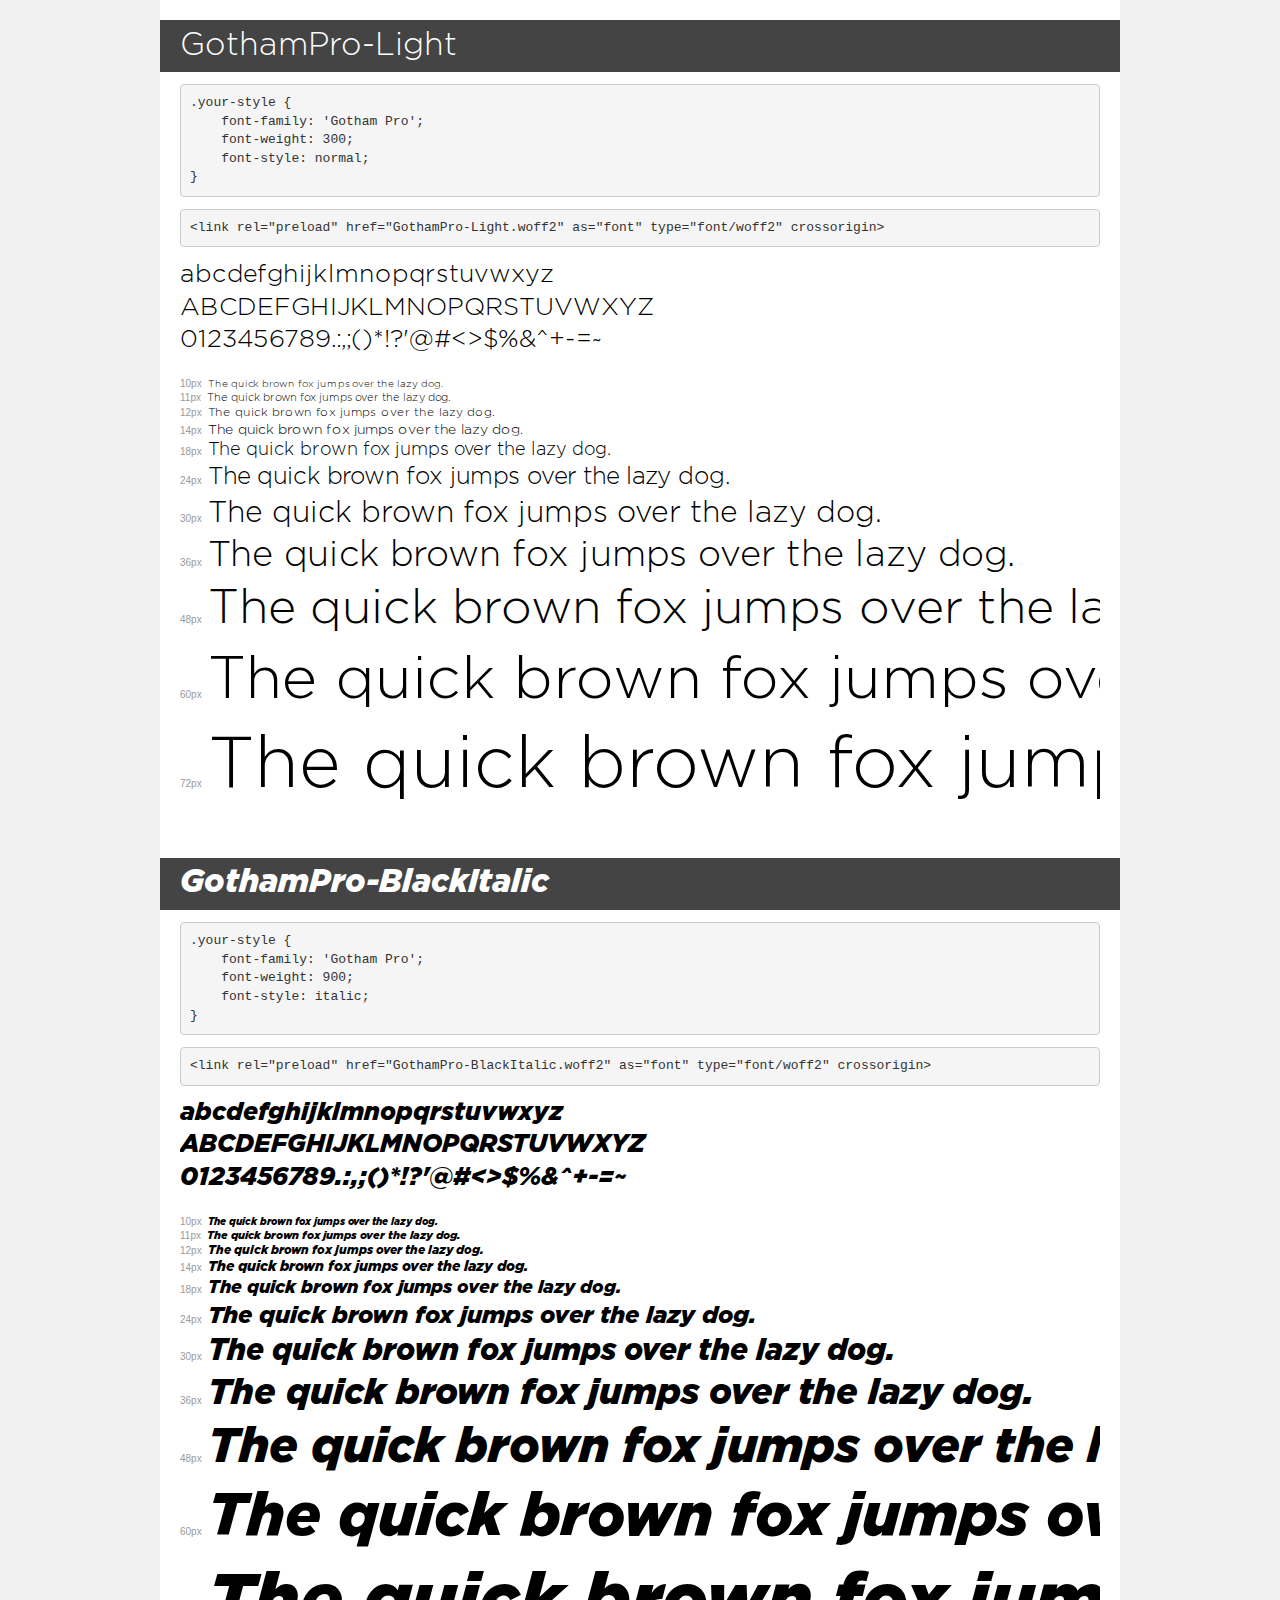
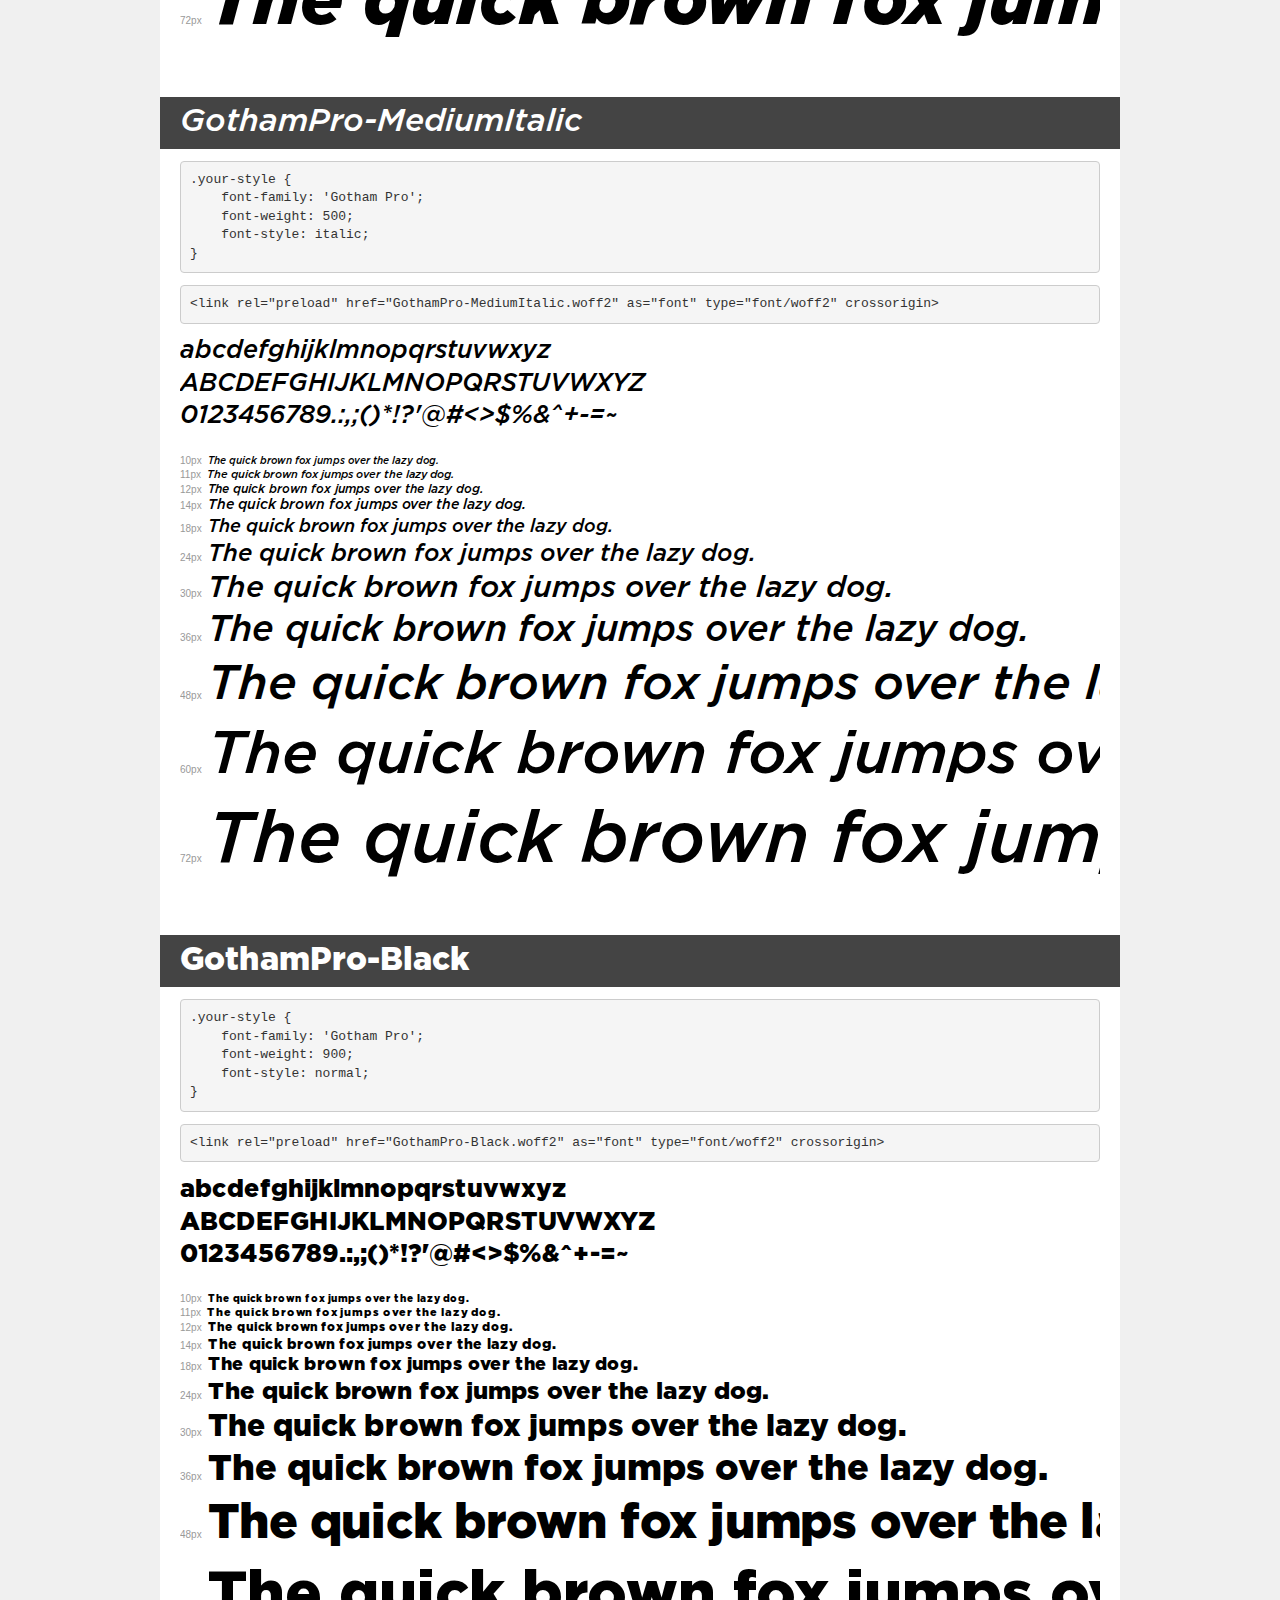
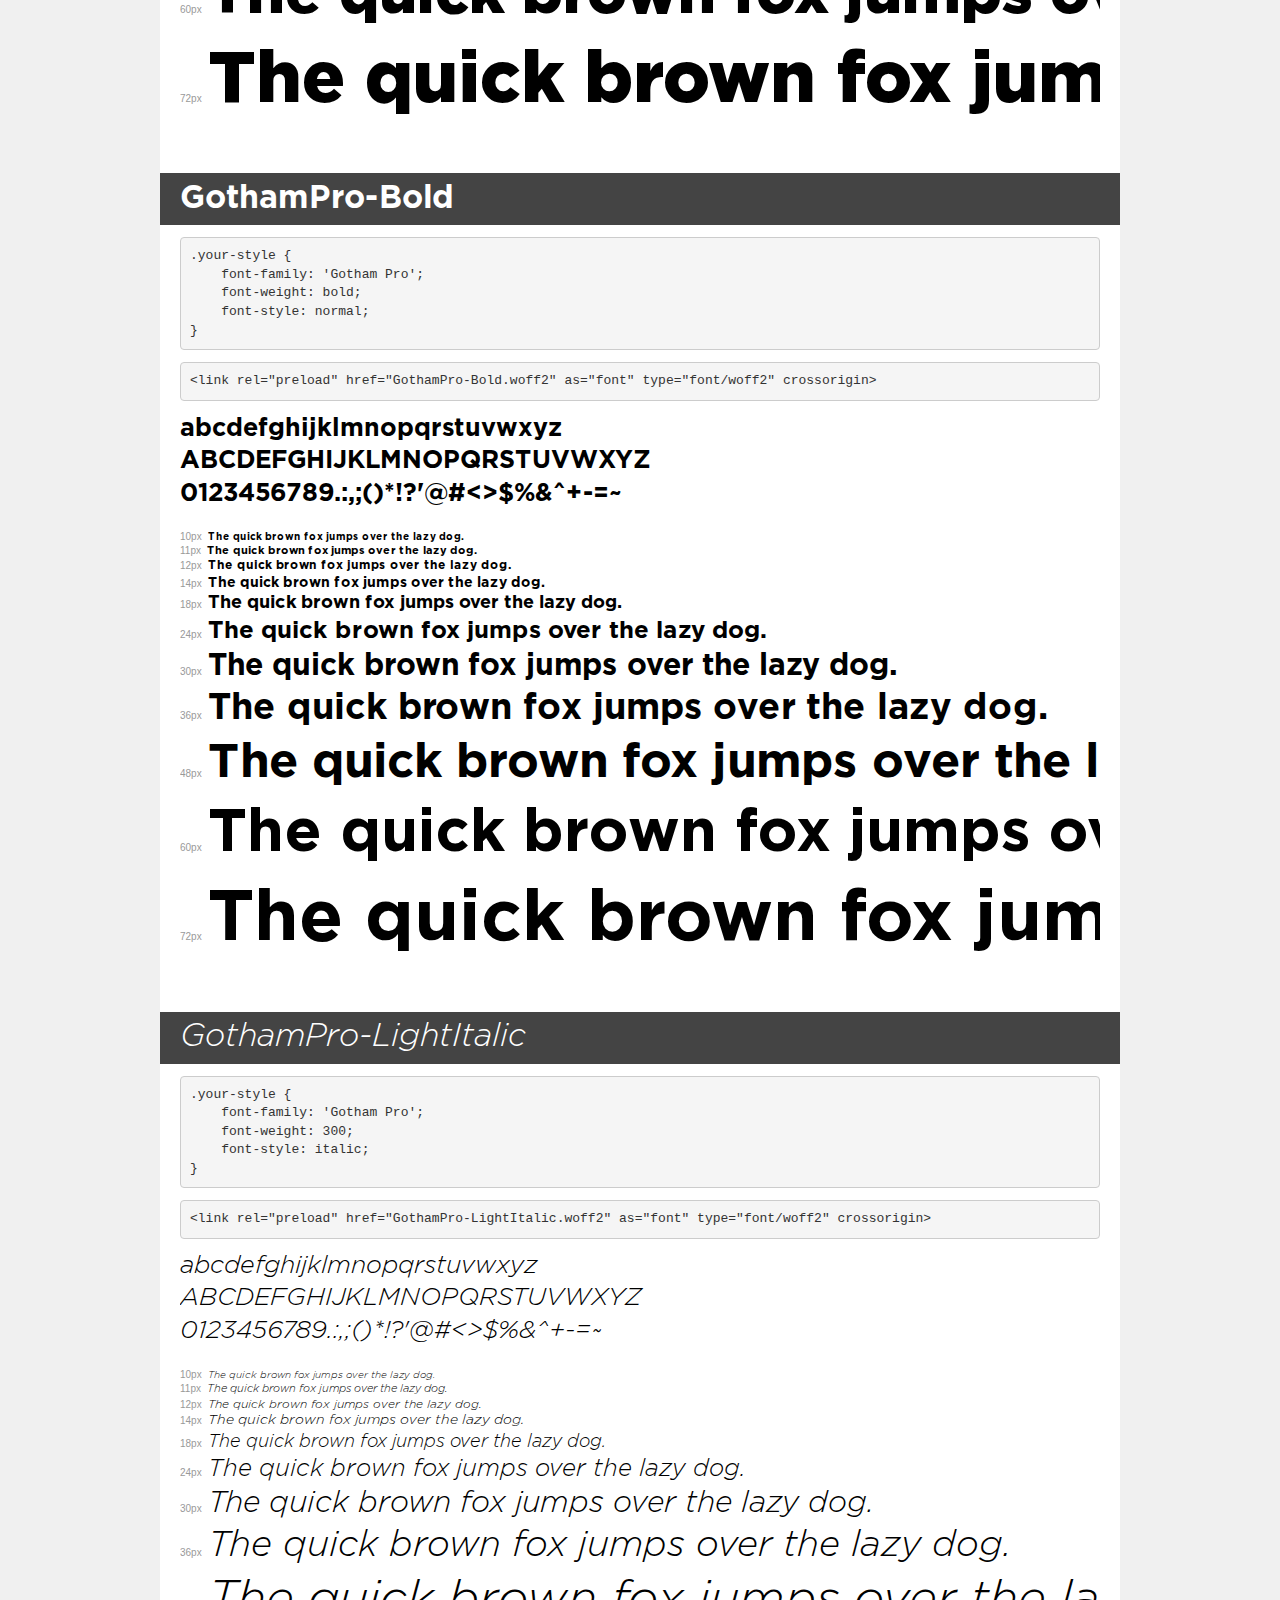
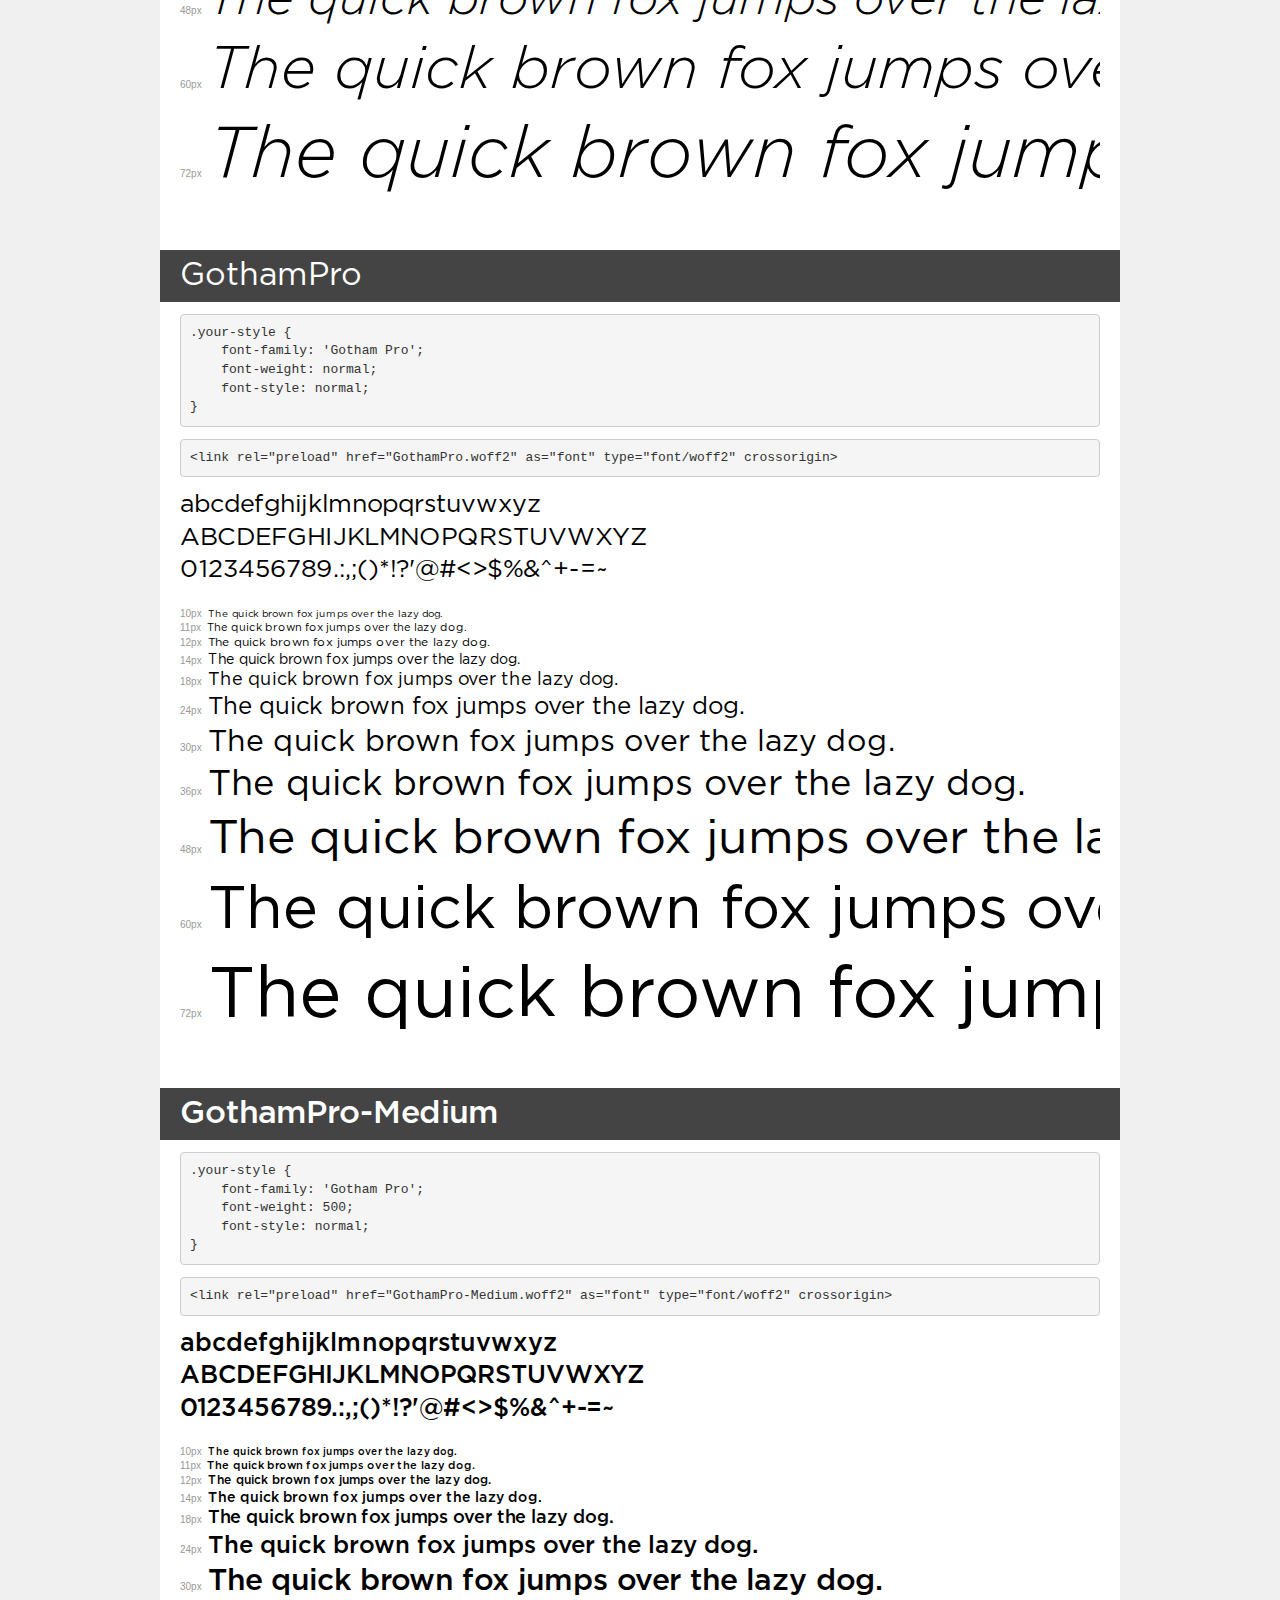
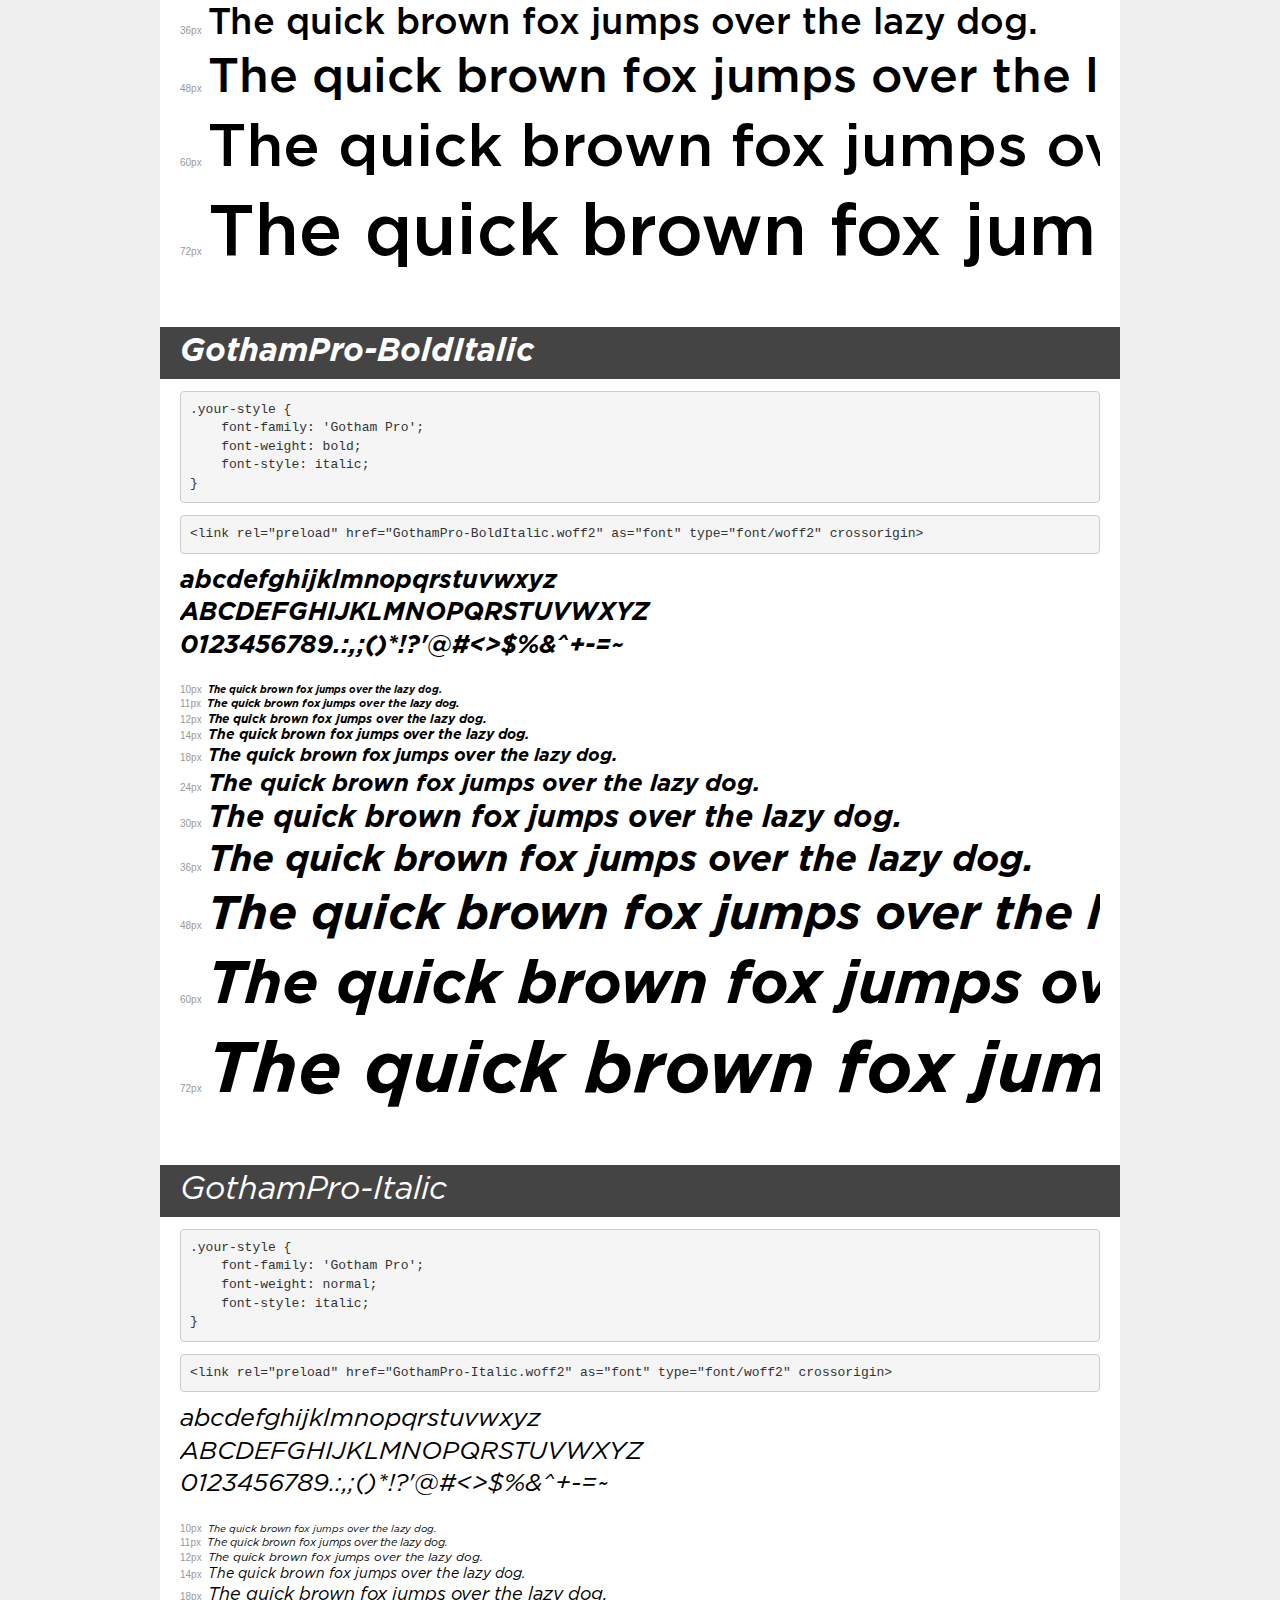
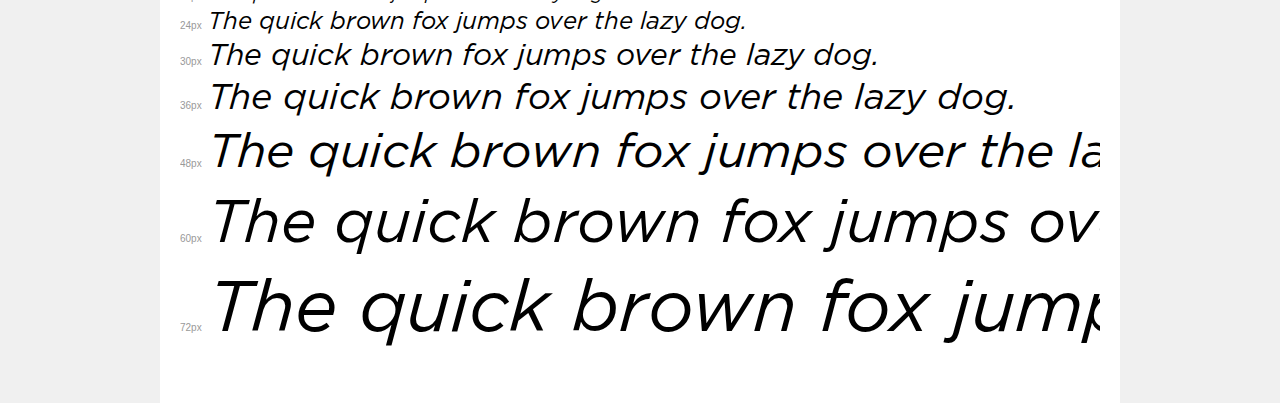
<file: Font/demo.html>
<!DOCTYPE html>
<html lang="en">
<head>
    <meta charset="utf-8">
    <meta http-equiv="X-UA-Compatible" content="IE=edge">
    <meta name="viewport" content="width=device-width, initial-scale=1">
    <meta name="robots" content="noindex, noarchive">
    <meta name="format-detection" content="telephone=no">
    <title>Transfonter demo</title>
    <link href="stylesheet.css" rel="stylesheet">
    <style>
        /*
        http://meyerweb.com/eric/tools/css/reset/
        v2.0 | 20110126
        License: none (public domain)
        */
        html, body, div, span, applet, object, iframe,
        h1, h2, h3, h4, h5, h6, p, blockquote, pre,
        a, abbr, acronym, address, big, cite, code,
        del, dfn, em, img, ins, kbd, q, s, samp,
        small, strike, strong, sub, sup, tt, var,
        b, u, i, center,
        dl, dt, dd, ol, ul, li,
        fieldset, form, label, legend,
        table, caption, tbody, tfoot, thead, tr, th, td,
        article, aside, canvas, details, embed,
        figure, figcaption, footer, header, hgroup,
        menu, nav, output, ruby, section, summary,
        time, mark, audio, video {
            margin: 0;
            padding: 0;
            border: 0;
            font-size: 100%;
            font: inherit;
            vertical-align: baseline;
        }
        /* HTML5 display-role reset for older browsers */
        article, aside, details, figcaption, figure,
        footer, header, hgroup, menu, nav, section {
            display: block;
        }
        body {
            line-height: 1;
        }
        ol, ul {
            list-style: none;
        }
        blockquote, q {
            quotes: none;
        }
        blockquote:before, blockquote:after,
        q:before, q:after {
            content: '';
            content: none;
        }
        table {
            border-collapse: collapse;
            border-spacing: 0;
        }
        /* demo styles */
        body {
            background: #f0f0f0;
            color: #000;
        }
        .page {
            background: #fff;
            width: 920px;
            margin: 0 auto;
            padding: 20px 20px 0 20px;
            overflow: hidden;
        }
        .font-container {
            overflow-x: auto;
            overflow-y: hidden;
            margin-bottom: 40px;
            line-height: 1.3;
            white-space: nowrap;
            padding-bottom: 5px;
        }
        h1 {
            position: relative;
            background: #444;
            font-size: 32px;
            color: #fff;
            padding: 10px 20px;
            margin: 0 -20px 12px -20px;
        }
        .letters {
            font-size: 25px;
            margin-bottom: 20px;
        }
        .s10:before {
            content: '10px';
        }
        .s11:before {
            content: '11px';
        }
        .s12:before {
            content: '12px';
        }
        .s14:before {
            content: '14px';
        }
        .s18:before {
            content: '18px';
        }
        .s24:before {
            content: '24px';
        }
        .s30:before {
            content: '30px';
        }
        .s36:before {
            content: '36px';
        }
        .s48:before {
            content: '48px';
        }
        .s60:before {
            content: '60px';
        }
        .s72:before {
            content: '72px';
        }
        .s10:before, .s11:before, .s12:before, .s14:before,
        .s18:before, .s24:before, .s30:before, .s36:before,
        .s48:before, .s60:before, .s72:before {
            font-family: Arial, sans-serif;
            font-size: 10px;
            font-weight: normal;
            font-style: normal;
            color: #999;
            padding-right: 6px;
        }
        pre {
            display: block;
            padding: 9px;
            margin: 0 0 12px;
            font-family: Monaco, Menlo, Consolas, "Courier New", monospace;
            font-size: 13px;
            line-height: 1.428571429;
            color: #333;
            font-weight: normal;
            font-style: normal;
            background-color: #f5f5f5;
            border: 1px solid #ccc;
            overflow-x: auto;
            border-radius: 4px;
        }
        /* responsive */
        @media (max-width: 959px) {
            .page {
                width: auto;
                margin: 0;
            }
        }
    </style>
</head>
<body>
<div class="page">
    <div class="demo">
        <h1 style="font-family: 'Gotham Pro'; font-weight: 300; font-style: normal;">GothamPro-Light</h1>
        <pre title="Usage">.your-style {
    font-family: 'Gotham Pro';
    font-weight: 300;
    font-style: normal;
}</pre>
        <pre title="Preload (optional)">
&lt;link rel=&quot;preload&quot; href=&quot;GothamPro-Light.woff2&quot; as=&quot;font&quot; type=&quot;font/woff2&quot; crossorigin&gt;</pre>
        <div class="font-container" style="font-family: 'Gotham Pro'; font-weight: 300; font-style: normal;">
            <p class="letters">
                abcdefghijklmnopqrstuvwxyz<br>
ABCDEFGHIJKLMNOPQRSTUVWXYZ<br>
                0123456789.:,;()*!?'@#&lt;&gt;$%&^+-=~
            </p>
            <p class="s10" style="font-size: 10px;">The quick brown fox jumps over the lazy dog.</p>
            <p class="s11" style="font-size: 11px;">The quick brown fox jumps over the lazy dog.</p>
            <p class="s12" style="font-size: 12px;">The quick brown fox jumps over the lazy dog.</p>
            <p class="s14" style="font-size: 14px;">The quick brown fox jumps over the lazy dog.</p>
            <p class="s18" style="font-size: 18px;">The quick brown fox jumps over the lazy dog.</p>
            <p class="s24" style="font-size: 24px;">The quick brown fox jumps over the lazy dog.</p>
            <p class="s30" style="font-size: 30px;">The quick brown fox jumps over the lazy dog.</p>
            <p class="s36" style="font-size: 36px;">The quick brown fox jumps over the lazy dog.</p>
            <p class="s48" style="font-size: 48px;">The quick brown fox jumps over the lazy dog.</p>
            <p class="s60" style="font-size: 60px;">The quick brown fox jumps over the lazy dog.</p>
            <p class="s72" style="font-size: 72px;">The quick brown fox jumps over the lazy dog.</p>
        </div>
    </div>

    <div class="demo">
        <h1 style="font-family: 'Gotham Pro'; font-weight: 900; font-style: italic;">GothamPro-BlackItalic</h1>
        <pre title="Usage">.your-style {
    font-family: 'Gotham Pro';
    font-weight: 900;
    font-style: italic;
}</pre>
        <pre title="Preload (optional)">
&lt;link rel=&quot;preload&quot; href=&quot;GothamPro-BlackItalic.woff2&quot; as=&quot;font&quot; type=&quot;font/woff2&quot; crossorigin&gt;</pre>
        <div class="font-container" style="font-family: 'Gotham Pro'; font-weight: 900; font-style: italic;">
            <p class="letters">
                abcdefghijklmnopqrstuvwxyz<br>
ABCDEFGHIJKLMNOPQRSTUVWXYZ<br>
                0123456789.:,;()*!?'@#&lt;&gt;$%&^+-=~
            </p>
            <p class="s10" style="font-size: 10px;">The quick brown fox jumps over the lazy dog.</p>
            <p class="s11" style="font-size: 11px;">The quick brown fox jumps over the lazy dog.</p>
            <p class="s12" style="font-size: 12px;">The quick brown fox jumps over the lazy dog.</p>
            <p class="s14" style="font-size: 14px;">The quick brown fox jumps over the lazy dog.</p>
            <p class="s18" style="font-size: 18px;">The quick brown fox jumps over the lazy dog.</p>
            <p class="s24" style="font-size: 24px;">The quick brown fox jumps over the lazy dog.</p>
            <p class="s30" style="font-size: 30px;">The quick brown fox jumps over the lazy dog.</p>
            <p class="s36" style="font-size: 36px;">The quick brown fox jumps over the lazy dog.</p>
            <p class="s48" style="font-size: 48px;">The quick brown fox jumps over the lazy dog.</p>
            <p class="s60" style="font-size: 60px;">The quick brown fox jumps over the lazy dog.</p>
            <p class="s72" style="font-size: 72px;">The quick brown fox jumps over the lazy dog.</p>
        </div>
    </div>

    <div class="demo">
        <h1 style="font-family: 'Gotham Pro'; font-weight: 500; font-style: italic;">GothamPro-MediumItalic</h1>
        <pre title="Usage">.your-style {
    font-family: 'Gotham Pro';
    font-weight: 500;
    font-style: italic;
}</pre>
        <pre title="Preload (optional)">
&lt;link rel=&quot;preload&quot; href=&quot;GothamPro-MediumItalic.woff2&quot; as=&quot;font&quot; type=&quot;font/woff2&quot; crossorigin&gt;</pre>
        <div class="font-container" style="font-family: 'Gotham Pro'; font-weight: 500; font-style: italic;">
            <p class="letters">
                abcdefghijklmnopqrstuvwxyz<br>
ABCDEFGHIJKLMNOPQRSTUVWXYZ<br>
                0123456789.:,;()*!?'@#&lt;&gt;$%&^+-=~
            </p>
            <p class="s10" style="font-size: 10px;">The quick brown fox jumps over the lazy dog.</p>
            <p class="s11" style="font-size: 11px;">The quick brown fox jumps over the lazy dog.</p>
            <p class="s12" style="font-size: 12px;">The quick brown fox jumps over the lazy dog.</p>
            <p class="s14" style="font-size: 14px;">The quick brown fox jumps over the lazy dog.</p>
            <p class="s18" style="font-size: 18px;">The quick brown fox jumps over the lazy dog.</p>
            <p class="s24" style="font-size: 24px;">The quick brown fox jumps over the lazy dog.</p>
            <p class="s30" style="font-size: 30px;">The quick brown fox jumps over the lazy dog.</p>
            <p class="s36" style="font-size: 36px;">The quick brown fox jumps over the lazy dog.</p>
            <p class="s48" style="font-size: 48px;">The quick brown fox jumps over the lazy dog.</p>
            <p class="s60" style="font-size: 60px;">The quick brown fox jumps over the lazy dog.</p>
            <p class="s72" style="font-size: 72px;">The quick brown fox jumps over the lazy dog.</p>
        </div>
    </div>

    <div class="demo">
        <h1 style="font-family: 'Gotham Pro'; font-weight: 900; font-style: normal;">GothamPro-Black</h1>
        <pre title="Usage">.your-style {
    font-family: 'Gotham Pro';
    font-weight: 900;
    font-style: normal;
}</pre>
        <pre title="Preload (optional)">
&lt;link rel=&quot;preload&quot; href=&quot;GothamPro-Black.woff2&quot; as=&quot;font&quot; type=&quot;font/woff2&quot; crossorigin&gt;</pre>
        <div class="font-container" style="font-family: 'Gotham Pro'; font-weight: 900; font-style: normal;">
            <p class="letters">
                abcdefghijklmnopqrstuvwxyz<br>
ABCDEFGHIJKLMNOPQRSTUVWXYZ<br>
                0123456789.:,;()*!?'@#&lt;&gt;$%&^+-=~
            </p>
            <p class="s10" style="font-size: 10px;">The quick brown fox jumps over the lazy dog.</p>
            <p class="s11" style="font-size: 11px;">The quick brown fox jumps over the lazy dog.</p>
            <p class="s12" style="font-size: 12px;">The quick brown fox jumps over the lazy dog.</p>
            <p class="s14" style="font-size: 14px;">The quick brown fox jumps over the lazy dog.</p>
            <p class="s18" style="font-size: 18px;">The quick brown fox jumps over the lazy dog.</p>
            <p class="s24" style="font-size: 24px;">The quick brown fox jumps over the lazy dog.</p>
            <p class="s30" style="font-size: 30px;">The quick brown fox jumps over the lazy dog.</p>
            <p class="s36" style="font-size: 36px;">The quick brown fox jumps over the lazy dog.</p>
            <p class="s48" style="font-size: 48px;">The quick brown fox jumps over the lazy dog.</p>
            <p class="s60" style="font-size: 60px;">The quick brown fox jumps over the lazy dog.</p>
            <p class="s72" style="font-size: 72px;">The quick brown fox jumps over the lazy dog.</p>
        </div>
    </div>

    <div class="demo">
        <h1 style="font-family: 'Gotham Pro'; font-weight: bold; font-style: normal;">GothamPro-Bold</h1>
        <pre title="Usage">.your-style {
    font-family: 'Gotham Pro';
    font-weight: bold;
    font-style: normal;
}</pre>
        <pre title="Preload (optional)">
&lt;link rel=&quot;preload&quot; href=&quot;GothamPro-Bold.woff2&quot; as=&quot;font&quot; type=&quot;font/woff2&quot; crossorigin&gt;</pre>
        <div class="font-container" style="font-family: 'Gotham Pro'; font-weight: bold; font-style: normal;">
            <p class="letters">
                abcdefghijklmnopqrstuvwxyz<br>
ABCDEFGHIJKLMNOPQRSTUVWXYZ<br>
                0123456789.:,;()*!?'@#&lt;&gt;$%&^+-=~
            </p>
            <p class="s10" style="font-size: 10px;">The quick brown fox jumps over the lazy dog.</p>
            <p class="s11" style="font-size: 11px;">The quick brown fox jumps over the lazy dog.</p>
            <p class="s12" style="font-size: 12px;">The quick brown fox jumps over the lazy dog.</p>
            <p class="s14" style="font-size: 14px;">The quick brown fox jumps over the lazy dog.</p>
            <p class="s18" style="font-size: 18px;">The quick brown fox jumps over the lazy dog.</p>
            <p class="s24" style="font-size: 24px;">The quick brown fox jumps over the lazy dog.</p>
            <p class="s30" style="font-size: 30px;">The quick brown fox jumps over the lazy dog.</p>
            <p class="s36" style="font-size: 36px;">The quick brown fox jumps over the lazy dog.</p>
            <p class="s48" style="font-size: 48px;">The quick brown fox jumps over the lazy dog.</p>
            <p class="s60" style="font-size: 60px;">The quick brown fox jumps over the lazy dog.</p>
            <p class="s72" style="font-size: 72px;">The quick brown fox jumps over the lazy dog.</p>
        </div>
    </div>

    <div class="demo">
        <h1 style="font-family: 'Gotham Pro'; font-weight: 300; font-style: italic;">GothamPro-LightItalic</h1>
        <pre title="Usage">.your-style {
    font-family: 'Gotham Pro';
    font-weight: 300;
    font-style: italic;
}</pre>
        <pre title="Preload (optional)">
&lt;link rel=&quot;preload&quot; href=&quot;GothamPro-LightItalic.woff2&quot; as=&quot;font&quot; type=&quot;font/woff2&quot; crossorigin&gt;</pre>
        <div class="font-container" style="font-family: 'Gotham Pro'; font-weight: 300; font-style: italic;">
            <p class="letters">
                abcdefghijklmnopqrstuvwxyz<br>
ABCDEFGHIJKLMNOPQRSTUVWXYZ<br>
                0123456789.:,;()*!?'@#&lt;&gt;$%&^+-=~
            </p>
            <p class="s10" style="font-size: 10px;">The quick brown fox jumps over the lazy dog.</p>
            <p class="s11" style="font-size: 11px;">The quick brown fox jumps over the lazy dog.</p>
            <p class="s12" style="font-size: 12px;">The quick brown fox jumps over the lazy dog.</p>
            <p class="s14" style="font-size: 14px;">The quick brown fox jumps over the lazy dog.</p>
            <p class="s18" style="font-size: 18px;">The quick brown fox jumps over the lazy dog.</p>
            <p class="s24" style="font-size: 24px;">The quick brown fox jumps over the lazy dog.</p>
            <p class="s30" style="font-size: 30px;">The quick brown fox jumps over the lazy dog.</p>
            <p class="s36" style="font-size: 36px;">The quick brown fox jumps over the lazy dog.</p>
            <p class="s48" style="font-size: 48px;">The quick brown fox jumps over the lazy dog.</p>
            <p class="s60" style="font-size: 60px;">The quick brown fox jumps over the lazy dog.</p>
            <p class="s72" style="font-size: 72px;">The quick brown fox jumps over the lazy dog.</p>
        </div>
    </div>

    <div class="demo">
        <h1 style="font-family: 'Gotham Pro'; font-weight: normal; font-style: normal;">GothamPro</h1>
        <pre title="Usage">.your-style {
    font-family: 'Gotham Pro';
    font-weight: normal;
    font-style: normal;
}</pre>
        <pre title="Preload (optional)">
&lt;link rel=&quot;preload&quot; href=&quot;GothamPro.woff2&quot; as=&quot;font&quot; type=&quot;font/woff2&quot; crossorigin&gt;</pre>
        <div class="font-container" style="font-family: 'Gotham Pro'; font-weight: normal; font-style: normal;">
            <p class="letters">
                abcdefghijklmnopqrstuvwxyz<br>
ABCDEFGHIJKLMNOPQRSTUVWXYZ<br>
                0123456789.:,;()*!?'@#&lt;&gt;$%&^+-=~
            </p>
            <p class="s10" style="font-size: 10px;">The quick brown fox jumps over the lazy dog.</p>
            <p class="s11" style="font-size: 11px;">The quick brown fox jumps over the lazy dog.</p>
            <p class="s12" style="font-size: 12px;">The quick brown fox jumps over the lazy dog.</p>
            <p class="s14" style="font-size: 14px;">The quick brown fox jumps over the lazy dog.</p>
            <p class="s18" style="font-size: 18px;">The quick brown fox jumps over the lazy dog.</p>
            <p class="s24" style="font-size: 24px;">The quick brown fox jumps over the lazy dog.</p>
            <p class="s30" style="font-size: 30px;">The quick brown fox jumps over the lazy dog.</p>
            <p class="s36" style="font-size: 36px;">The quick brown fox jumps over the lazy dog.</p>
            <p class="s48" style="font-size: 48px;">The quick brown fox jumps over the lazy dog.</p>
            <p class="s60" style="font-size: 60px;">The quick brown fox jumps over the lazy dog.</p>
            <p class="s72" style="font-size: 72px;">The quick brown fox jumps over the lazy dog.</p>
        </div>
    </div>

    <div class="demo">
        <h1 style="font-family: 'Gotham Pro'; font-weight: 500; font-style: normal;">GothamPro-Medium</h1>
        <pre title="Usage">.your-style {
    font-family: 'Gotham Pro';
    font-weight: 500;
    font-style: normal;
}</pre>
        <pre title="Preload (optional)">
&lt;link rel=&quot;preload&quot; href=&quot;GothamPro-Medium.woff2&quot; as=&quot;font&quot; type=&quot;font/woff2&quot; crossorigin&gt;</pre>
        <div class="font-container" style="font-family: 'Gotham Pro'; font-weight: 500; font-style: normal;">
            <p class="letters">
                abcdefghijklmnopqrstuvwxyz<br>
ABCDEFGHIJKLMNOPQRSTUVWXYZ<br>
                0123456789.:,;()*!?'@#&lt;&gt;$%&^+-=~
            </p>
            <p class="s10" style="font-size: 10px;">The quick brown fox jumps over the lazy dog.</p>
            <p class="s11" style="font-size: 11px;">The quick brown fox jumps over the lazy dog.</p>
            <p class="s12" style="font-size: 12px;">The quick brown fox jumps over the lazy dog.</p>
            <p class="s14" style="font-size: 14px;">The quick brown fox jumps over the lazy dog.</p>
            <p class="s18" style="font-size: 18px;">The quick brown fox jumps over the lazy dog.</p>
            <p class="s24" style="font-size: 24px;">The quick brown fox jumps over the lazy dog.</p>
            <p class="s30" style="font-size: 30px;">The quick brown fox jumps over the lazy dog.</p>
            <p class="s36" style="font-size: 36px;">The quick brown fox jumps over the lazy dog.</p>
            <p class="s48" style="font-size: 48px;">The quick brown fox jumps over the lazy dog.</p>
            <p class="s60" style="font-size: 60px;">The quick brown fox jumps over the lazy dog.</p>
            <p class="s72" style="font-size: 72px;">The quick brown fox jumps over the lazy dog.</p>
        </div>
    </div>

    <div class="demo">
        <h1 style="font-family: 'Gotham Pro'; font-weight: bold; font-style: italic;">GothamPro-BoldItalic</h1>
        <pre title="Usage">.your-style {
    font-family: 'Gotham Pro';
    font-weight: bold;
    font-style: italic;
}</pre>
        <pre title="Preload (optional)">
&lt;link rel=&quot;preload&quot; href=&quot;GothamPro-BoldItalic.woff2&quot; as=&quot;font&quot; type=&quot;font/woff2&quot; crossorigin&gt;</pre>
        <div class="font-container" style="font-family: 'Gotham Pro'; font-weight: bold; font-style: italic;">
            <p class="letters">
                abcdefghijklmnopqrstuvwxyz<br>
ABCDEFGHIJKLMNOPQRSTUVWXYZ<br>
                0123456789.:,;()*!?'@#&lt;&gt;$%&^+-=~
            </p>
            <p class="s10" style="font-size: 10px;">The quick brown fox jumps over the lazy dog.</p>
            <p class="s11" style="font-size: 11px;">The quick brown fox jumps over the lazy dog.</p>
            <p class="s12" style="font-size: 12px;">The quick brown fox jumps over the lazy dog.</p>
            <p class="s14" style="font-size: 14px;">The quick brown fox jumps over the lazy dog.</p>
            <p class="s18" style="font-size: 18px;">The quick brown fox jumps over the lazy dog.</p>
            <p class="s24" style="font-size: 24px;">The quick brown fox jumps over the lazy dog.</p>
            <p class="s30" style="font-size: 30px;">The quick brown fox jumps over the lazy dog.</p>
            <p class="s36" style="font-size: 36px;">The quick brown fox jumps over the lazy dog.</p>
            <p class="s48" style="font-size: 48px;">The quick brown fox jumps over the lazy dog.</p>
            <p class="s60" style="font-size: 60px;">The quick brown fox jumps over the lazy dog.</p>
            <p class="s72" style="font-size: 72px;">The quick brown fox jumps over the lazy dog.</p>
        </div>
    </div>

    <div class="demo">
        <h1 style="font-family: 'Gotham Pro'; font-weight: normal; font-style: italic;">GothamPro-Italic</h1>
        <pre title="Usage">.your-style {
    font-family: 'Gotham Pro';
    font-weight: normal;
    font-style: italic;
}</pre>
        <pre title="Preload (optional)">
&lt;link rel=&quot;preload&quot; href=&quot;GothamPro-Italic.woff2&quot; as=&quot;font&quot; type=&quot;font/woff2&quot; crossorigin&gt;</pre>
        <div class="font-container" style="font-family: 'Gotham Pro'; font-weight: normal; font-style: italic;">
            <p class="letters">
                abcdefghijklmnopqrstuvwxyz<br>
ABCDEFGHIJKLMNOPQRSTUVWXYZ<br>
                0123456789.:,;()*!?'@#&lt;&gt;$%&^+-=~
            </p>
            <p class="s10" style="font-size: 10px;">The quick brown fox jumps over the lazy dog.</p>
            <p class="s11" style="font-size: 11px;">The quick brown fox jumps over the lazy dog.</p>
            <p class="s12" style="font-size: 12px;">The quick brown fox jumps over the lazy dog.</p>
            <p class="s14" style="font-size: 14px;">The quick brown fox jumps over the lazy dog.</p>
            <p class="s18" style="font-size: 18px;">The quick brown fox jumps over the lazy dog.</p>
            <p class="s24" style="font-size: 24px;">The quick brown fox jumps over the lazy dog.</p>
            <p class="s30" style="font-size: 30px;">The quick brown fox jumps over the lazy dog.</p>
            <p class="s36" style="font-size: 36px;">The quick brown fox jumps over the lazy dog.</p>
            <p class="s48" style="font-size: 48px;">The quick brown fox jumps over the lazy dog.</p>
            <p class="s60" style="font-size: 60px;">The quick brown fox jumps over the lazy dog.</p>
            <p class="s72" style="font-size: 72px;">The quick brown fox jumps over the lazy dog.</p>
        </div>
    </div>

</div>
</body>
</html>
</file>
<file: css/styles.css>
body {
  font-family: "Gotham Pro", sans-serif;
}

.wrapper {
  overflow: hidden;
}

.banner-blue {
  width: 100%;
  background-color: rgb(38, 103, 178);
  text-align: center;
  position: fixed;
  color: #ffffff;
  z-index: 3;
}
.banner-blue.active {
  display: none;
}

.banner-blue__cross {
  background-color: transparent;
  border: none;
  position: absolute;
  right: 32px;
}

.cross {
  width: 14px;
  height: 14px;
  background: url("../img/cross.svg") center no-repeat;
}

.container {
  width: 1485px;
  margin: 0 auto;
}

.nav {
  display: flex;
  justify-content: space-between;
  flex-wrap: wrap;
}

.header__top {
  width: 100%;
  display: flex;
  justify-content: space-between;
  align-items: center;
  margin-top: 30px;
  margin-bottom: 62px;
}

.icon-logo {
  background: url("../img/Logo.svg") center no-repeat;
  width: 236px;
  height: 38px;
}

.nav__phone {
  display: flex;
  align-items: center;
  color: black;
  font-size: 14px;
  width: 22.6%;
  justify-content: space-between;
  margin-right: 25px;
  padding-top: 10px;
}

.nav__phone-city {
  display: flex;
  align-items: center;
  position: relative;
  margin-right: 15px;
  z-index: 2;
}

.nav__phone-city::after {
  content: "";
  background: url("../img/arrow__down.svg") center no-repeat;
  width: 9px;
  height: 5px;
  display: inline-block;
  margin-left: 5px;
}

.nav__phone-city:hover .city-menu,
.city-menu {
  display: flex;
  border: solid black;
}

.city-menu {
  display: none;
  flex-direction: column;
  justify-content: space-between;
  position: absolute;
  top: -10px;
  border: transparent 1px;
  padding: 0px 10px 0px;
  left: -10px;
  width: 60px;
  border-radius: 5px;
  background-color: #ffffff;
}

.city__item {
  font-size: 14px;
  font-weight: 400;
  line-height: 18.2px;
  margin-top: 5px;
}

.city__item:hover {
  background-color: rgb(184, 184, 184);
}

.phone {
  text-decoration: none;
}

.phone-callback {
  font-size: 12px;
  color: rgb(38, 103, 178);
  text-decoration: none;
}

.nav__menu-merchandise {
  display: flex;
  align-items: center;
  justify-content: space-between;
  font-size: 14px;
  font-weight: 400;
  line-height: 18.2px;
  padding-top: 10px;
  width: 41%;
}
.nav__menu-merchandise a {
  color: black;
  text-decoration: none;
  font-weight: 400;
}

.bom {
  display: flex;
  align-items: center;
}

.bom::before {
  content: "";
  width: 14px;
  height: 17px;
  background: url("../img/bom.svg") center no-repeat;
  display: inline-block;
  margin-right: 10px;
}

.header__bottom {
  width: 100%;
  display: flex;
  justify-content: space-between;
  align-items: center;
}

.merchandise__button {
  width: 196px;
  height: 45px;
  display: flex;
  align-items: center;
  padding: 15px 15px 13px 15px;
  outline: 2px solid rgb(38, 103, 178);
  color: rgb(38, 103, 178);
  font-size: 16px;
  font-weight: 400;
  line-height: 15.31px;
  border: none;
  background-color: transparent;
  border-radius: 5px;
}

.merchandise__button-mob {
  display: none;
}

.merchandise__menu {
  width: 12px;
  height: 12px;
  background: url("../img/menu__blue.svg") center no-repeat;
  margin-right: 12px;
}

.serch {
  outline: #E2E2E2;
  color: rgb(93, 93, 98);
  display: flex;
  align-items: center;
  padding: 15px 0;
}

.serch::-moz-placeholder {
  padding-left: 20px;
  font-size: 16px;
  font-weight: 400;
  line-height: 18px;
}

.serch::placeholder {
  padding-left: 20px;
  font-size: 16px;
  font-weight: 400;
  line-height: 18px;
}

.serch-mob {
  background: url("../img/search.svg");
  width: 16px;
  height: 16px;
  display: none;
}

.serch-sigh {
  background: url("../img/search.svg") center no-repeat;
  width: 16px;
  height: 16px;
  margin-left: -30px;
  margin-top: 15px;
}

.serch-box {
  width: 49%;
  display: flex;
  margin-left: 90px;
}

.merchandise__menu-mob {
  background: url("../img/menu-gray.svg") center no-repeat;
  width: 16px;
  height: 13px;
  border: none;
  display: none;
  margin-left: 5px;
}

.header__search-mob {
  display: none;
}

.header__search {
  width: 100%;
  border: 1px solid #E2E2E2;
}

input::-moz-placeholder {
  margin-left: 20px;
}

input::placeholder {
  margin-left: 20px;
}

.nav__menu-self {
  display: flex;
  justify-content: space-between;
  color: rgb(93, 93, 98);
  font-size: 12px;
  width: 20%;
}
.nav__menu-self a {
  color: black;
  text-decoration: none;
  font-weight: 400;
}

.self__box-cart {
  position: relative;
}

.incart {
  background: url("../img/incart__background.svg") center no-repeat;
  width: 305px;
  height: 255px;
  padding: 30px 30px 20px 20px;
  display: none;
  flex-wrap: wrap;
  position: absolute;
  right: -30px;
  top: 20px;
}
.incart.active {
  display: flex;
}

.self__box {
  display: flex;
  flex-direction: column;
  align-items: center;
  height: auto;
  justify-content: space-between;
}

.note-1 {
  background: url("../img/note-1.svg");
  position: absolute;
  width: 14px;
  height: 14px;
  margin-left: 20px;
  margin-top: -5px;
  text-align: center;
  display: none;
  justify-content: center;
  align-items: center;
  color: #ffffff;
}
.note-1.active {
  display: flex;
}

.note-2 {
  background: url("../img/note-2.svg");
  position: absolute;
  width: 20px;
  height: 14px;
  margin-left: 20px;
  margin-top: -5px;
  text-align: center;
  display: none;
  justify-content: center;
  align-items: center;
  color: #ffffff;
}
.note-2.active {
  display: flex;
}

.self__img {
  position: relative;
}

.log-in {
  background: url("../img/User.svg") center no-repeat;
  width: 20px;
  height: 22px;
  background-size: contain;
}

.self__text {
  height: auto;
}

.compare {
  background: url("../img/compare-mob.svg") center no-repeat;
  width: 31px;
  height: 26px;
  background-size: contain;
}

.favorites {
  background: url("../img/favorite.svg") center no-repeat;
  width: 15px;
  height: 20px;
  background-size: contain;
}

.cart {
  background: url("../img/cart.svg") center no-repeat;
  width: 22px;
  height: 23px;
  margin-bottom: -10px;
  background-size: contain;
}

@media (max-width: 1440px) {
  .container {
    width: 1110px;
  }
  .discount {
    width: 1110px;
  }
  .container {
    width: 77%;
  }
  .nav__menu-merchandise {
    width: 50%;
  }
  .nav__menu-self {
    width: 29.5%;
  }
}
@media (max-width: 1200px) {
  .nav__phone {
    display: none;
  }
  .nav__menu-merchandise {
    width: 60%;
  }
}
@media (max-width: 1020px) {
  .nav__menu-merchandis {
    display: none;
  }
  .nav__menu-merchandise {
    display: none;
  }
  .header__bottom {
    display: none;
  }
  .serch-mob {
    display: block;
  }
  .merchandise__menu-mob {
    display: block;
  }
  .container {
    width: 90%;
  }
}
@media (max-width: 768px) {
  .header__search {
    width: 25%;
    margin-left: 18%;
  }
  .banner-blue {
    display: none;
  }
}
@media (max-width: 425px) {
  .icon-logo {
    width: 155px;
    height: 24px;
    background-size: contain;
  }
  .header__top {
    margin-top: 15px;
    margin-bottom: 0px;
  }
}
.main {
  margin-top: 50px;
}

.discount__button__box {
  position: absolute;
  display: flex;
  justify-content: space-between;
  left: 75px;
  bottom: 35px;
  color: rgba(21, 21, 40, 0.4901960784);
  align-items: center;
  width: 130px;
  font-size: 14px;
  font-weight: 400;
  line-height: 18px;
}

.discount__title {
  font-size: 57px;
  font-weight: 700;
  line-height: 77.03px;
  padding: 115px 0 125px 77px;
  text-transform: uppercase;
  letter-spacing: 1.9px;
  margin-bottom: 0px;
}
.discount__title .read {
  background-color: #EA1F1F;
  color: #fff;
  border-radius: 12px;
  padding: 10px;
}
.discount__title span {
  color: #EA1F1F;
}

.discount__button-text {
  display: inline-block;
  width: 31px;
}

.button-left {
  width: 35px;
  height: 35px;
  border-radius: 50%;
  background: url("../img/arrow__left-gray.svg") center no-repeat;
  border: none;
}

.button-left:hover {
  background: url("../img/arrow__left-blue2.svg") center no-repeat;
}

.button-right {
  width: 35px;
  height: 35px;
  border-radius: 50%;
  background: url("../img/arrow__right-gray.svg") center no-repeat;
  border: none;
}

.button-right:hover {
  background: url("../img/arrow__right-blue2.svg") center no-repeat;
}

.discount {
  position: relative;
  overflow: hidden;
  margin-bottom: 60px;
}

.discount__scroll {
  width: 400%;
  display: flex;
  position: relative;
  transition: 0.3s;
}

.discount__scroll-item {
  width: 25%;
}

.discount__scroll-item-1 {
  background: url("../img/fall.png") center no-repeat;
  background-size: cover;
}

.discount__scroll-item-2 {
  background: url("../img/fall-2.svg") center no-repeat;
  background-size: cover;
}

.discount__scroll-item-3 {
  background: url("../img/summer.svg") center no-repeat;
  background-size: cover;
}

.discount__scroll-item-4 {
  background: url("../img/may.svg") center no-repeat;
  background-size: cover;
}

.discount__text {
  font-size: 36px;
  font-weight: 400;
  line-height: 34.45px;
  margin-top: -100px;
  margin-left: 80px;
}

.read {
  background-color: transparent;
}

.electronic {
  display: flex;
  flex-wrap: wrap;
  justify-content: space-between;
  margin-bottom: 40px;
}

.electronic__title {
  font-size: 30px;
  margin: 0;
  letter-spacing: 0.8px;
}

.electronic__catalogue {
  font-size: 14px;
  margin: 0;
  color: #2667B2;
  text-decoration: none;
  letter-spacing: 1.2px;
}

.electronic__catalogue::after {
  content: "";
  background: url("../img/arrow__right-blue.svg") center no-repeat;
  margin-left: 12px;
  width: 20px;
  height: 7px;
  display: inline-block;
}

.electronic__box {
  width: 100%;
  display: flex;
  justify-content: space-between;
  flex-wrap: wrap;
  margin-top: 15px;
}

.electronic__item {
  box-shadow: 0px 8px 18px 0px rgba(21, 21, 40, 0.1);
  display: flex;
  align-items: center;
  flex-direction: column;
  width: 19.5%;
  margin-top: 15px;
  margin-bottom: 10px;
}

.electronic__item:hover {
  color: #2667B2;
}

.electronic__img {
  width: 100px;
  height: 75px;
  margin: 20px 0 10px 0;
}

.semiconductor {
  background: url("../img/semi.png") center no-repeat;
}

.electronic__text {
  margin-bottom: 25px;
  font-size: 16px;
  text-align: center;
  max-width: 250px;
  margin-top: 10px;
}

.passive {
  background: url("../img/passive.png") center no-repeat;
}

.port {
  background: url("../img/port.png") center no-repeat;
}

.cable {
  background: url("../img/cable.png") center no-repeat;
}

.rale {
  background: url("../img/rale.png") center no-repeat;
}

.corpus {
  background: url("../img/corpus.png") center no-repeat;
}

.swich {
  background: url("../img/swich.png") center no-repeat;
}

.culler {
  background: url("../img/culler.png") center no-repeat;
}

.roboto {
  background: url("../img/roboto.png") center no-repeat;
}

.audio {
  background: url("../img/audio.png") center no-repeat;
}

.product {
  display: flex;
  position: relative;
}

.product__button-left {
  position: absolute;
  left: -15px;
  top: 180px;
}

.product__button-right {
  position: absolute;
  right: -15px;
  top: 180px;
}

.product__content {
  display: flex;
  position: relative;
  justify-content: space-around;
  align-items: center;
}

.leaders__article {
  width: 16.5%;
  margin-top: 50px;
  margin-left: 30px;
  margin-bottom: 10px;
}

.product__article-box {
  width: 22%;
  display: flex;
  flex-wrap: wrap;
  flex-direction: column;
}

.recent__button__box {
  bottom: 55px;
  left: 35px;
}

.product__link {
  color: #2667B2;
  display: flex;
  align-items: center;
  margin-left: 30px;
}

.product__link::after {
  content: "";
  display: inline-block;
  width: 20px;
  height: 7px;
  background: url("../img/arrow__right-blue.svg") center no-repeat;
  margin-left: 10px;
}

.recent {
  padding-top: 120px;
}
.recent.page2 {
  padding-top: 130px;
}

.recent__article {
  font-size: 29px;
  width: 100%;
}

.product-article {
  font-size: 30px;
  font-weight: 400;
  line-height: 39px;
  margin-top: 55px;
  margin-left: 30px;
  margin-bottom: 10px;
}

.product-box {
  padding: 30px 20px 41px 30px;
  width: 239px;
}

.product-img {
  width: 200px;
  height: 150px;
  background-size: contain;
  margin-bottom: 20px;
}

.product__flags {
  display: none;
  flex-direction: column;
  position: absolute;
  right: 0px;
  top: 0px;
}

.product-img__box {
  display: flex;
  justify-content: space-between;
  position: relative;
}

.product-img__box:hover .product__flags {
  display: flex;
}

.product__favorite {
  background: url("../img/favorite.svg") center no-repeat;
  width: 13px;
  height: 18px;
  background-size: contain;
  border: none;
  position: relative;
}
.product__favorite.active {
  background: url("../img/favorite-active.svg") center no-repeat;
}

.product__favorite:hover .product__favorite-explain {
  display: block;
}

.product__compare {
  background: url("../img/compare__small.svg") center no-repeat;
  width: 14px;
  height: 17px;
  background-size: contain;
  border: none;
  margin-top: 17px;
}
.product__compare.active {
  background: url("../img/compare-active.svg") center no-repeat;
}

.product__compare:hover .product__compare-explain {
  display: block;
}

.product__favorite-explain {
  background: url("../img/explain.svg") center no-repeat;
  width: 205px;
  height: 43px;
  position: absolute;
  color: #EA1F1F;
  margin-top: -70px;
  margin-left: -180px;
  display: none;
}

.product__compare-explain {
  background: url("../img/explain.svg") center no-repeat;
  width: 205px;
  height: 43px;
  position: absolute;
  color: #EA1F1F;
  margin-top: -70px;
  margin-left: -180px;
  display: none;
}

.product__dots {
  display: flex;
  width: 50px;
  justify-content: space-between;
  margin: 5px 0px 0px 75px;
}

.dot {
  width: 4px;
  height: 4px;
  border-radius: 50%;
  background-color: #DFDFE1;
}
.dot.active {
  background-color: #EA1F1F;
}

.product-firm {
  color: #919396;
  font-size: 14px;
  font-weight: 400;
  line-height: 13.4px;
  margin: 10px 0 7px;
}

.product-text {
  font-size: 14px;
  font-weight: 400;
  line-height: 22px;
  margin-bottom: 30px;
  max-width: 250px;
  margin-top: 5px;
}

.product-text-link {
  text-decoration: none;
  color: black;
}

.product-text:hover {
  color: #2667B2;
}

.product-price {
  margin-top: 0px;
  font-size: 21px;
  font-weight: 400;
  line-height: 20.1px;
}
.product-price span {
  color: #B3B3B7;
}

.product-price__box {
  display: flex;
}

.product-discount {
  font-size: 14px;
  font-weight: 400;
  line-height: 13.4px;
  margin-top: 0px;
}
.product-discount span {
  background-color: #EA1F1F;
  color: #fff;
  font-size: 12px;
}

.best {
  padding-top: 140px;
}

.best__article {
  margin-top: 45px;
}

.profit {
  padding-top: 55px;
}
.profit.page2 {
  padding-top: 130px;
}

.profit__article {
  max-width: 242px;
  margin-top: 50px;
}

.product__box-mob {
  width: 89%;
}
.product__box-mob.monoplate {
  width: 100%;
}

.brand__article {
  margin-top: 5px;
}

.news__article {
  margin-top: 45px;
}

.news {
  padding-top: 5px;
}

.news__link {
  margin-left: 30px;
  text-decoration: none;
  color: #2667B2;
}

.news__link::after {
  content: "";
  background: url("../img/arrow__right-blue.svg") center no-repeat;
  width: 20px;
  height: 7px;
  margin-left: 10px;
  display: inline-block;
}

.news__date {
  margin-bottom: 0px;
}

.news__article-product {
  margin-top: 10px;
  margin-bottom: 0px;
  font-size: 18px;
  font-weight: 400;
  line-height: 25.2px;
  height: 75px;
}

.news__text {
  margin-top: 10px;
  font-size: 14px;
  font-weight: 400;
  line-height: 22.4px;
  margin-bottom: 0px;
}

.news__box {
  height: 223px;
  width: 270px;
  padding: 30px 0;
}

.news__content {
  align-items: normal;
}

.news__button {
  top: 135px;
}

.brand__box {
  width: 168px;
  padding: 0;
}

.brand__link {
  margin-left: 30px;
  text-decoration: none;
  color: #2667B2;
}

.brand__link::after {
  content: "";
  background: url("../img/arrow__right-blue.svg") center no-repeat;
  width: 20px;
  height: 7px;
  margin-left: 10px;
  display: inline-block;
}

.brand__button {
  top: 30px;
}

.brand__img {
  width: 168px;
  height: 92px;
}

.brand {
  padding-top: 50px;
}

.img-1 {
  background: url("../img/img-1.png") center no-repeat;
  background-size: contain;
}

.img-2 {
  background: url("../img/img-2.png") center no-repeat;
  background-size: contain;
}

.img-3 {
  background: url("../img/img-3.png") center no-repeat;
  background-size: contain;
}

.img-4 {
  background: url("../img/img-4.png") center no-repeat;
  background-size: contain;
}

.img-5 {
  background: url("../img/img-5.png") center no-repeat;
  background-size: contain;
}

.img-6 {
  background: url("../img/img-6.png") center no-repeat;
  background-size: contain;
}

.img-7 {
  background: url("../img/img-7.png") center no-repeat;
  background-size: contain;
}

.img-8 {
  background: url("../img/img-8.png") center no-repeat;
  background-size: contain;
}

.img-9 {
  background: url("../img/img-9.png") center no-repeat;
  background-size: contain;
}

.img-10 {
  background: url("../img/img-10.png") center no-repeat;
  background-size: contain;
}

.img-11 {
  background: url("../img/img-11.png") center no-repeat;
  background-size: contain;
}

.img-12 {
  background: url("../img/img-12.png") center no-repeat;
  background-size: contain;
}

.img-13 {
  background: url("../img/img-13.png") center no-repeat;
  background-size: contain;
}

.img-14 {
  background: url("../img/img-14.png") center no-repeat;
  background-size: contain;
}

.img-15 {
  background: url("../img/img-15.png") center no-repeat;
  background-size: contain;
}

.img-16 {
  background: url("../img/img-16.png") center no-repeat;
  background-size: contain;
}

.img-17 {
  background: url("../img/img-17.png") center no-repeat;
  background-size: contain;
}

.img-18 {
  background: url("../img/img-18.png") center no-repeat;
  background-size: contain;
}

.img-19 {
  background: url("../img/img-19.png") center no-repeat;
  background-size: contain;
}

.img-20 {
  background: url("../img/img-20.png") center no-repeat;
  background-size: contain;
}

.img-21 {
  background: url("../img/img-21.png") center no-repeat;
  background-size: contain;
}

.intro {
  padding-left: 60px;
  padding-top: 35px;
}

.intro__title {
  font-size: 30px;
  font-weight: 600;
  line-height: 42px;
  margin-bottom: 65px;
  letter-spacing: 0.8px;
}

.intro__content {
  display: flex;
  justify-content: space-between;
  align-items: center;
  margin-bottom: 30px;
  width: 1452px;
}

.intro__content-item {
  font-size: 30px;
  font-weight: 600;
  line-height: 44px;
}
.intro__content-item span {
  font-size: 60px;
}

.intro__button-box {
  display: flex;
  align-items: center;
  width: 190px;
  margin-bottom: 30px;
}

.intro__button-hide {
  font-size: 16px;
  font-weight: 400;
  line-height: 20.8px;
  color: #2667B2;
  padding: 0;
  border: none;
  border-bottom: 2px #2667B2 dotted;
  letter-spacing: 1px;
}
.intro__button-hide.arrow {
  margin-left: 10px;
  background: url("../img/arrow__top-blue2.svg") center no-repeat;
  width: 7px;
  height: 20px;
  border: none;
}
.intro__button-hide.open {
  display: none;
}

.intro__button-hide::after {
  content: "";
  display: inline-block;
}

.intro__text {
  font-size: 14px;
  font-weight: 400;
  line-height: 19.6px;
  margin-top: 35px;
}

.intro__button-more {
  width: 130px;
  padding: 6px 10px;
  border-radius: 7px;
  border: 2px solid #919396;
  font-size: 14px;
  font-weight: 400;
  line-height: 18.2px;
  margin-top: 10px;
}

.benefits {
  padding-top: 210px;
}
.benefits.benefits {
  padding-top: 200px;
}

.benefits__content {
  width: 1477px;
  display: flex;
  justify-content: space-between;
}

.line-vertical {
  width: 1px;
  height: 50px;
  background-color: #DFDFE1;
}

.benefits__box {
  display: flex;
  flex-direction: column;
  align-items: center;
  padding: 0;
  width: auto;
}

.delivery-box {
  width: 175px;
  height: 140px;
  display: flex;
  flex-direction: column;
  align-items: center;
}

.quality-box {
  width: 200px;
  height: 140px;
  display: flex;
  flex-direction: column;
  align-items: center;
}

.monofacturers-box {
  width: 145px;
  height: 140px;
  display: flex;
  flex-direction: column;
  align-items: center;
}

.cooperation-box {
  width: 220px;
  height: 140px;
  display: flex;
  flex-direction: column;
  align-items: center;
}

.order-box {
  width: 195px;
  height: 140px;
  display: flex;
  flex-direction: column;
  align-items: center;
}

.benefits-img {
  width: 74px;
  height: 74px;
}

.img-22 {
  background: url("../img/img-22.svg") center no-repeat;
  background-size: contain;
}

.benefits__text {
  text-align: center;
}

.img-23 {
  background: url("../img/img-23.svg") center no-repeat;
  background-size: contain;
}

.img-24 {
  background: url("../img/img-24.svg") center no-repeat;
  background-size: contain;
}

.img-25 {
  background: url("../img/img-25.svg") center no-repeat;
  background-size: contain;
}

.img-26 {
  background: url("../img/img-26.svg") center no-repeat;
  background-size: contain;
}

.product__link-mob {
  display: none;
  text-decoration: none;
  font-size: 14px;
  font-weight: 400;
  line-height: 18.2px;
  color: #2667B2;
  width: 15%;
}

.icon-logo-footer {
  width: 236px;
  height: 38px;
}

.incart__title {
  width: 100%;
  font-size: 14px;
  font-weight: 400;
  line-height: 18px;
  margin-bottom: 5px;
  margin-top: 20px;
}

.incart__img {
  background: url("../img/img-27.png") center no-repeat;
  width: 40px;
  height: 30px;
  display: inline-block;
  margin-right: 10px;
  margin-top: 15px;
  margin-left: 10px;
}

.incart__text-bold {
  font-size: 12px;
  font-weight: 400;
  line-height: 18px;
  margin-top: 10px;
  margin-bottom: 0;
}

.incart-textbox {
  display: inline-block;
  width: 60%;
}

.incart__text {
  font-size: 12px;
  font-weight: 400;
  line-height: 18px;
  margin-bottom: 0px;
  margin-top: 0px;
}

.incart__text-pale {
  font-size: 12px;
  font-weight: 400;
  line-height: 18px;
  margin-top: 0;
}
.incart__text-pale span {
  font-size: 12px;
  font-weight: 400;
  line-height: 11.48px;
  color: #5D5D62;
}

.line {
  height: 1px;
  width: 100%;
  background-color: #E2E2E2;
}

.incart__button {
  margin: 20px auto;
  border: none;
  border-radius: 6px;
  display: flex;
  justify-content: center;
  align-items: center;
  background-color: #EA1F1F;
  padding: 14px 81px;
}

.incart__button-img {
  width: 18px;
  height: 18px;
  margin-right: 10px;
}

.cart-plus {
  background: url("../img/cart-plus.svg") center no-repeat;
  width: 18px;
  height: 18px;
}

.incart__button-text {
  font-size: 16px;
  font-weight: 400;
  line-height: 18px;
  color: white;
}

.nav__path {
  margin-top: -15px;
  letter-spacing: 1.7px;
}

.breadcrumb {
  display: flex;
  padding-left: 0px;
}

.breadcrumb__gray {
  color: #5D5D62;
  font-size: 14px;
  font-weight: 400;
  line-height: 30px;
  text-decoration: none;
}

.shop__title {
  font-size: 36px;
  font-weight: 400;
  line-height: 30px;
  margin-bottom: 40px;
  margin-top: 50px;
}

.shop__product {
  display: flex;
  justify-content: space-between;
}

.shop__imgbox {
  position: relative;
  width: 32.7%;
}

.shop__imgbox:hover .product__flags {
  display: flex;
}

.shop__img-main {
  background: url("../img/img-29.png") center no-repeat;
  width: 100%;
  height: 363px;
  margin-bottom: 40px;
}

.imgline::before {
  content: "";
  background: url("../img/left.svg") center no-repeat;
  width: 5px;
  height: 8px;
  margin-right: 5px;
  display: inline-block;
}

.imgline {
  width: 100%;
  display: flex;
  justify-content: space-between;
  align-items: center;
}

.imgline::after {
  content: "";
  background: url("../img/right.svg") center no-repeat;
  width: 5px;
  height: 8px;
  margin-right: 5px;
  display: inline-block;
}

.shop__img-1 {
  background: url("../img/shop-1.png") center no-repeat;
}

.shop__img-2 {
  background: url("../img/shop-2.png") center no-repeat;
}

.shop__img-3 {
  background: url("../img/shop-3.png") center no-repeat;
}

.shop__img-4 {
  background: url("../img/shop-4.png") center no-repeat;
}

.shop__img-5 {
  background: url("../img/shop-5.png") center no-repeat;
}

.imgline__item {
  width: 80px;
  height: 60px;
}

.shop__data {
  width: 24.3%;
}

.presence {
  padding: 7px 0 7px 30px;
  border: solid 2px #479B30;
  margin-bottom: 15px;
}

.presence-all {
  font-size: 14px;
  font-weight: 400;
  line-height: 18px;
  margin-top: 0px;
  margin-bottom: 5px;
}
.presence-all span {
  color: #479B30;
}

.presence-all::before {
  content: "";
  background: url("../img/tick.svg") center no-repeat;
  width: 14px;
  height: 10px;
  margin-right: 10px;
  display: inline-block;
}

.presence-here {
  font-size: 14px;
  font-weight: 400;
  line-height: 18px;
  margin-top: 0px;
  margin-bottom: 0px;
}
.presence-here span {
  color: #479B30;
}

.presence-here::before {
  content: "";
  background: url("../img/tick.svg") center no-repeat;
  width: 14px;
  height: 10px;
  margin-right: 10px;
  display: inline-block;
}

.amount {
  display: grid;
  grid-template-columns: 1fr 1fr;
  font-family: Arial, sans-serif;
  font-size: 16px;
  color: #2c2c2c;
}

.pricing-table {
  display: grid;
  grid-template-columns: 1fr 1fr;
  font-family: Arial, sans-serif;
  font-size: 16px;
  color: #2c2c2c;
}

.table-row {
  display: contents; /* This allows rows to adapt as grid items */
}

.table-header {
  font-weight: bold;
  padding: 8px 12px;
  text-align: left;
  border-bottom: 1px solid #ddd;
}
.table-header.right {
  text-align: center;
}

.table-cell {
  padding-bottom: 15px;
  text-align: left;
  border-bottom: 1px solid #ddd;
  margin-left: 25px;
}
.table-cell.bold {
  text-align: center;
  margin-left: -15px;
}

.bold {
  font-weight: bold;
}

.highlighted {
  background-color: #e8f1fc;
}

.to-cart__input-box {
  border: 1px solid #DDE0E3;
  border-radius: 6px;
  display: flex;
  align-items: center;
}

.to-cart__input {
  width: 100px;
}

.incart__button.to-cart {
  width: 52.8%;
  padding: 14px 30px 13px 50px;
  margin: 0;
}

.to-cart__buy {
  display: flex;
  justify-content: space-between;
}

.to-cart-plus {
  width: 25px;
  display: flex;
  justify-content: center;
  align-items: center;
  border: none;
}

.to-cart-minus {
  width: 25px;
  display: flex;
  justify-content: center;
  align-items: center;
  border: none;
}

.plus {
  width: 10px;
  height: 10px;
  -webkit-clip-path: polygon(20% 0%, 0% 20%, 30% 50%, 0% 80%, 20% 100%, 50% 70%, 80% 100%, 100% 80%, 70% 50%, 100% 20%, 80% 0%, 50% 30%);
          clip-path: polygon(20% 0%, 0% 20%, 30% 50%, 0% 80%, 20% 100%, 50% 70%, 80% 100%, 100% 80%, 70% 50%, 100% 20%, 80% 0%, 50% 30%);
  transform: rotate(45deg);
  background-color: #2667B2;
}

.minus {
  width: 10px;
  height: 2px;
  background-color: #2667B2;
}

.to-cart__text-delivery::before {
  content: "";
  width: 22px;
  height: 13px;
  background: url("../img/truck.svg") center no-repeat;
  margin-right: 10px;
  display: inline-block;
}

.to-cart__text-kashback {
  color: #2667B2;
}

.to-cart__text-kashback::before {
  content: "";
  background: url("../img/tm.svg") center no-repeat;
  margin-right: 10px;
  display: inline-block;
  width: 18px;
  height: 18px;
}

.shop__conditions {
  width: 24.3%;
  font-size: 14px;
  font-weight: 400;
  line-height: 18px;
}

.shop__conditions-title {
  font-weight: 600;
  margin-bottom: 6px;
  margin-top: 0px;
}

.shop__conditions-text {
  margin-bottom: 5px;
  margin-top: 7px;
}

.shop__conditions-line {
  margin-top: 27px;
}

.articule {
  margin-top: 15px;
}

.articule__title {
  font-weight: 600;
  margin-bottom: 6px;
}

.articule__text {
  margin-top: 5px;
}

.monofacturer {
  margin-top: 15px;
}

.monofacturer__title {
  font-weight: 600;
  margin-bottom: 6px;
  color: #2667B2;
  width: 100%;
  margin-top: 5px;
}

.technical {
  margin-top: 0px;
  margin-bottom: 6px;
  display: flex;
  flex-wrap: wrap;
}

.technical__title {
  font-weight: 600;
  margin-top: 21px;
  margin-bottom: 10px;
  width: 100%;
}

.technical__img {
  background: url("../img/pdf.svg") center no-repeat;
  width: 20px;
  height: 20px;
  margin: 10px 20px 0 15px;
}

.technical__text {
  margin-top: 5px;
  width: 40%;
}
.technical__text span {
  color: #919396;
}

.technical__link {
  width: 90%;
  text-decoration: none;
  color: #2667B2;
  display: flex;
  align-items: center;
}

.technical__link::after {
  content: "";
  background: url("../img/arrow__down-blue.svg");
  width: 7px;
  height: 12px;
  display: inline-block;
  margin-left: 10px;
}

.freedelivery {
  font-size: 14px;
  font-weight: 400;
  line-height: 18px;
  position: absolute;
  width: 360px;
  height: 120px;
  background: url("../img/freedelivery-back.svg") center no-repeat;
  top: 900px;
  right: 100px;
  padding: 22px 90px 10px 25px;
  display: none;
}
.freedelivery.active {
  display: block;
}

.freedelivery__title {
  font-weight: 600;
}

.freedelivery__link {
  text-decoration: none;
  color: #2667B2;
}

.freedelivery__link::after {
  content: "";
  background: url("../img/arrow__right-blue.svg") center no-repeat;
  width: 20px;
  height: 7px;
  display: inline-block;
}

.inform {
  display: flex;
  width: 58%;
  margin-top: 55px;
}

.inform__img {
  background: url("../img/inform.svg") center no-repeat;
  width: 35px;
  height: 35px;
  margin-right: 20px;
}

.inform__text-box {
  display: flex;
  width: 90%;
  flex-wrap: wrap;
}

.inform__text {
  margin-top: 0;
  font-size: 14px;
  font-weight: 400;
  line-height: 18px;
  margin-bottom: 7px;
}
.inform__text span {
  font-weight: 600;
}

.inform__cards {
  background: url("../img/cards.svg") center no-repeat;
  width: 102px;
  height: 15px;
}

.parameters {
  margin-top: 90px;
}

.parameters__title {
  font-size: 24px;
  font-weight: 400;
  line-height: 24px;
}

.parameters__subtitle {
  font-size: 16px;
  font-weight: 400;
  line-height: 24px;
}

.parameters__box {
  width: 66%;
  margin-top: 50px;
}

.parameters__list {
  display: flex;
  justify-content: space-between;
  position: relative;
  border-bottom: #E2E2E2;
}

.parameters__text {
  font-size: 16px;
  font-weight: 400;
  line-height: 24px;
  color: #5D5D62;
  margin-bottom: 18px;
  margin-top: 0px;
}

.parameters__value {
  font-size: 16px;
  font-weight: 400;
  line-height: 24px;
  color: #2c2c2c;
  margin: 0;
}

/* Style for the checkbox container */
.checkbox-container {
  display: inline-block;
  position: relative;
  margin-left: 30px;
  cursor: pointer;
  font-size: 22px;
  -webkit-user-select: none;
     -moz-user-select: none;
          user-select: none;
}

/* Hide the default checkbox */
.checkbox-container input {
  position: absolute;
  opacity: 0;
  cursor: pointer;
}

/* Custom checkmark */
.checkmark {
  position: absolute;
  top: -10px;
  left: -15px;
  height: 20px;
  width: 20px;
  background-color: #f5f5f5; /* Light gray */
  border: 2px solid #ddd;
  border-radius: 6px;
}

/* When the checkbox is checked, add a blue background */
.checkbox-container input:checked ~ .checkmark {
  background-color: #fff;
  border-color: #ddd;
}

/* The checkmark (hidden when not checked) */
.checkmark:after {
  content: "";
  position: absolute;
  display: none;
}

/* Show the checkmark when checked */
.checkbox-container input:checked ~ .checkmark:after {
  display: block;
}

/* Checkmark style */
.checkbox-container .checkmark:after {
  width: 11px;
  height: 9px;
  background: url("../img/tick__blue.svg") center no-repeat;
  right: 5px;
  top: 5px;
}

.product__dots-main {
  width: 50px;
  justify-content: space-between;
  display: none;
  margin: 0 auto;
  margin-bottom: 40px;
}

.parameters__value-box {
  display: flex;
}

.select {
  background: url("../img/select-back.svg") center no-repeat;
  width: 178px;
  height: 90px;
  position: absolute;
  display: none;
  right: -220px;
  top: -35px;
}
.select.active {
  display: block;
}

.select__button {
  width: 130px;
  height: 35px;
  border-radius: 6px;
  padding: 6px 27px;
  border: none;
  background-color: #2667B2;
  color: white;
}

.select__text {
  font-size: 16px;
  font-weight: 400;
  line-height: 24px;
  margin-bottom: 5px;
}
.select__text span {
  font-weight: 700;
}

.computers.single {
  display: flex;
  justify-content: space-between;
  flex-wrap: wrap;
}

.computers__title {
  font-size: 36px;
  font-weight: 600;
  line-height: 30px;
  width: 100%;
}
.computers__title span {
  color: #B3B3B7;
}

.computers__item {
  display: flex;
  flex-wrap: wrap;
  width: 33%;
}

.computers__button {
  width: 180px;
  height: 30px;
  border: #919396 solid 2px;
  border-radius: 6px;
  margin: 0 auto;
  display: flex;
  justify-content: center;
  align-items: center;
}

.computers__subtitle {
  width: 100%;
  font-size: 16px;
  font-weight: 400;
  line-height: 22.4px;
  color: #2667B2;
}

.computers__img {
  width: 90px;
  height: 68px;
}
.computers__img.img-36 {
  background: url("../img/img-36.png") center no-repeat;
}
.computers__img.img-37 {
  background: url("../img/img-37.png") center no-repeat;
}
.computers__img.img-38 {
  background: url("../img/img-38.png") center no-repeat;
}

.computers__text-box {
  margin-left: 10px;
}

.computers__text {
  font-size: 14px;
  font-weight: 400;
  line-height: 18.2px;
  margin-top: 0px;
}
.computers__text span {
  color: #B3B3B7;
}

.computers__link {
  color: #2962FF;
  text-decoration: none;
}

.computers__link::after {
  content: "";
  background: url("../img/arrow__down-blue.svg") center no-repeat;
  width: 8px;
  height: 13px;
  display: inline-block;
  margin-left: 10px;
}

.productdata {
  display: flex;
  flex-wrap: wrap;
}

.productdata__item {
  width: 20%;
  display: flex;
  flex-direction: column;
  position: relative;
  height: 230px;
  margin-top: 20px;
  border-radius: 6px;
  outline: #E2E2E2 solid 1px;
}

.productdata__item:hover {
  outline: #2962FF solid 1px;
}

.productdata__item:hover .productdata__button {
  display: block;
}

.productdata__box {
  display: flex;
  flex-direction: column;
  overflow-y: scroll;
  overflow-x: hidden;
  width: 100%;
  height: 100%;
}

.productdata__list {
  display: flex;
  width: 100%;
  align-items: center;
}

.productdata-checkmark.checkmark {
  margin-top: 0px;
  margin-left: 15px;
}

.productdata__arrow-mobile {
  width: 15px;
  height: 9px;
  background: url("../img/arrow__top-blue.svg") center no-repeat;
  transition: 0.3s;
  margin-left: 10px;
}
.productdata__arrow-mobile.active {
  transform: rotate(180deg);
}

.productdata__title {
  font-size: 16px;
  font-weight: 400;
  line-height: 30px;
  margin-left: 40px;
  margin-top: 10px;
  margin-bottom: 10px;
}
.productdata__title span {
  color: #5D5D62;
}

.productdata__button {
  width: 18px;
  height: 18px;
  position: absolute;
  right: 16px;
  top: 22px;
  border: none;
  border-radius: 50%;
  display: none;
}

.cross__circle {
  background: url("../img/cross-circle.svg") center no-repeat;
}

.productdata__input {
  width: 64%;
  margin-left: 65px;
  border: none;
  border-bottom: #B3B3B7;
  background: transparent;
}

.productdata__search {
  background: url("../img/search.svg") center no-repeat;
  width: 14px;
  height: 14px;
  margin-left: -25px;
}

.productdata__input-box {
  display: flex;
  margin-top: 15px;
}

.filter-box {
  background-color: #F5F5F7;
  outline: #E2E2E2;
  display: flex;
  align-items: center;
  padding: 36px 0px;
  width: 100%;
  flex-wrap: wrap;
}

.filters__unfold {
  color: #2667B2;
  font-size: 16px;
  font-weight: 400;
  line-height: 18px;
  margin-left: 43.77%;
}

.filters__unfold::after {
  background: url("../../img/arrow__down-blue.svg");
  margin-left: 10px;
}

.available {
  display: flex;
  align-items: center;
  margin-left: 40px;
}

.checkmark-filter {
  top: -10px;
  left: -30px;
}

.available__text {
  font-size: 16px;
  font-weight: 400;
  line-height: 18px;
}

.filters__unfold-show {
  width: 210px;
  height: 50px;
  border-radius: 6px;
  background-color: #2667B2;
  margin-left: 20px;
  color: #ffffff;
  border: none;
}

.filters__unfold-clean {
  font-size: 16px;
  font-weight: 400;
  line-height: 18px;
  margin-left: 20px;
  border: none;
}

.tags-box {
  display: flex;
  flex-wrap: wrap;
  align-items: center;
}

.tag__item {
  display: flex;
  padding: 10px 16px;
  outline: #B3B3B7 solid 1px;
  border-radius: 6px;
  margin: 5px;
  align-items: center;
}

.tag__text {
  font-size: 18px;
  font-weight: 400;
  line-height: 30px;
  margin-right: 12px;
  margin: 0;
}

.cross-gray {
  cursor: pointer;
  border: none;
  background: url("../img/cross-gray.svg") center no-repeat;
  width: 18px;
  height: 18px;
}

.cross-gray:hover {
  background: url("../img/cross-black.svg") center no-repeat;
}

.filter-menu {
  display: flex;
  justify-content: space-between;
}

.filter-menu__text {
  font-size: 16px;
  font-weight: 400;
  line-height: 30px;
}

.price-down::after {
  content: "";
  background: url("../img/price-down.svg") center no-repeat;
  width: 18px;
  height: 15.3px;
  display: inline-block;
  margin-left: 10px;
}

.price-down:hover .price-down::after {
  content: "";
  background: url("../img/price-down-black.svg") center no-repeat;
  width: 18px;
  height: 15.3px;
  display: inline-block;
}

.price-up::after {
  content: "";
  background: url("../img/price-up.svg") center no-repeat;
  width: 18px;
  height: 15.3px;
  display: inline-block;
  margin-left: 10px;
}

.price-up:hover .price-up::after {
  content: "";
  background: url("../img/price-up-black.svg") center no-repeat;
  width: 18px;
  height: 15.3px;
  display: inline-block;
}

.filter-menu__text-box {
  display: flex;
  justify-content: space-between;
  width: 50%;
  align-items: center;
}

.filter-menu__img-box {
  display: flex;
  justify-content: space-between;
  align-items: center;
  width: 4%;
}

.filter-menu__img {
  width: 18px;
  height: 18px;
}

.filter-menu__img-1 {
  background: url("../img/filter-menu__img-1.svg") center no-repeat;
}

.filter-menu__img-1:hover {
  background: url("../img/filter-menu__img-1-black.svg") center no-repeat;
}

.filter-menu__img-2 {
  background: url("../img/filter-menu__img-2.png") center no-repeat;
}

.filter-menu__img-2:hover {
  background: url("../img/filter-menu__img-2-black.svg") center no-repeat;
}

.monoplate__content {
  justify-content: space-between;
}

.product-text-available-green {
  color: #479B30;
  font-size: 12px;
  font-weight: 400;
  line-height: 18px;
}

.product-text-available-green::before {
  background: url("../img/tick.svg") center no-repeat;
  margin-right: 5px;
  width: 10px;
  height: 7px;
}

.product-text-available {
  font-size: 12px;
  font-weight: 400;
  line-height: 18px;
}

.product-text-available::before {
  content: "";
  background: url("../img/truck.svg") center no-repeat;
  margin-right: 8px;
  width: 17px;
  height: 10px;
}

.monoplate__button-input {
  display: flex;
  justify-content: space-between;
  align-items: center;
  width: 96.2%;
}

.to-cart__input-box-plate {
  width: 45.7%;
}

.to-cart__input-plate {
  width: 50%;
}

.monoplate__incart-button {
  width: 50.8%;
  padding: 11px 14px 11px 21px;
  font-size: 14px;
  font-weight: 400;
  line-height: 18px;
}

.monoplate-price {
  font-size: 12px;
  font-weight: 400;
  line-height: 18px;
}
.monoplate-price span {
  color: #B3B3B7;
}

.pages {
  width: 56.3%;
  display: flex;
  justify-content: space-between;
}

.pages__select {
  display: flex;
}

.button-left-pages {
  margin-right: 15px;
}

.pages__list {
  display: flex;
  justify-content: space-between;
  margin: 0 40px;
}

.pages__button-list {
  border-radius: 50%;
  background-color: #f5f5f5;
  font-size: 16px;
  font-weight: 400;
  line-height: 30px;
  border: 0;
}

.button-next-pages {
  font-size: 16px;
  font-weight: 400;
  line-height: 30px;
  color: #2667B2;
}

.pages__show {
  height: 30px;
  padding: 5px 14px;
  border-radius: 7px;
  border: #2667B2 1px solid;
  font-size: 16px;
  font-weight: 400;
  line-height: 30px;
  color: #2667B2;
}

.tohether {
  display: flex;
  align-items: center;
}

.tohether__title {
  font-size: 30px;
  font-weight: 400;
  line-height: 39px;
  width: 18.5%;
  min-width: 242px;
}

.tohether-tag__item {
  font-size: 16px;
  font-weight: 400;
  line-height: 20.8px;
  cursor: pointer;
  color: #B3B3B7;
  padding: 6px 12px;
  border-radius: 6px;
  border: solid 2px #DFDFE1;
}

.popularbrand {
  display: flex;
}

.popularbrand-tags-box {
  display: flex;
  justify-content: space-between;
  width: 140%;
  flex-wrap: nowrap;
}

.popularbrand__show {
  width: 80%;
  overflow: scroll;
}

.popularbrand-tag__item {
  font-size: 16px;
  font-weight: 400;
  line-height: 20.8px;
  cursor: pointer;
  color: #B3B3B7;
  padding: 6px 12px;
  border-radius: 6px;
  border: solid 2px #DFDFE1;
}

.popularbrand__box {
  display: flex;
  align-items: center;
}

.description-monoplate__title {
  font-size: 30px;
  font-weight: 400;
  line-height: 39px;
}

.description-monoplate__text {
  font-size: 14px;
  font-weight: 400;
  line-height: 22.4px;
}

.description-monoplate__link {
  font-size: 16px;
  font-weight: 400;
  line-height: 20.8px;
  color: #2667B2;
  border-bottom: dotted #2667B2;
  text-decoration: none;
}

.description-monoplate__link::after {
  content: "";
  background: url("../img/arrow__right-blue.svg") center no-repeat;
  width: 20px;
  height: 7px;
  margin-left: 10px;
  display: inline-block;
}

.filters__unfold-hide {
  width: 100%;
  max-width: 400px;
  display: none;
  align-items: center;
  justify-content: space-between;
  padding: 16px 65px;
  border-radius: 6px;
  border: #2667B2 2px solid;
  margin: 0 auto 40px;
}

.unfold__img {
  background: url("../img/sheme.svg") center no-repeat;
  width: 20px;
  height: 20px;
}

.unfold__text {
  font-size: 16px;
  font-weight: 400;
  line-height: 18px;
  color: #2962FF;
}

.unfold__arrow {
  background: url("../img/arrow__top-blue.svg") center no-repeat;
  width: 15px;
  height: 9px;
}

.monoplate__box {
  min-width: 300px;
}

@media (max-width: 1485px) {
  .shop__img-main {
    background-size: contain;
  }
  .incart__button.to-cart {
    padding: 14px 15px;
  }
  .cart-plus {
    display: none;
  }
}
@media (max-width: 1400px) {
  .product__box-mob {
    overflow-x: scroll;
  }
  .product__button {
    display: none;
  }
}
@media (max-width: 1024px) {
  .container {
    width: 90%;
  }
  .product__article-box {
    align-items: center;
    justify-content: space-between;
  }
  .discount__title {
    padding: 30px 0 260px;
    text-align: center;
    font-size: 37px;
    font-weight: 700;
    line-height: 47px;
  }
  .discount__button__box {
    margin: 0 auto;
    left: 50%;
    transform: translate(-50%);
  }
  .electronic__item {
    width: 43%;
  }
  .electronic__box {
    justify-content: space-around;
  }
  .product-price__box {
    display: flex;
    flex-direction: column;
  }
  .product-discount {
    order: -1;
  }
  .product {
    flex-wrap: wrap;
    justify-content: center;
  }
  .product-article {
    width: 100%;
  }
  .product__article-box {
    width: 100%;
  }
  .recent__button__box {
    display: none;
  }
  .product-img {
    width: 150px;
    height: 115px;
  }
  .product-box {
    width: 125px;
  }
  .shop__product {
    flex-wrap: wrap;
    justify-content: center;
  }
  .shop__data {
    margin-right: 30%;
  }
  .shop__imgbox {
    width: 100%;
    margin-bottom: 70px;
  }
  .imgline__item {
    background-size: contain;
  }
  .inform {
    width: 90%;
  }
  .nav__path {
    overflow-x: scroll;
  }
  .breadcrumb {
    white-space: pre;
  }
  .computers__img.img-36 {
    display: none;
  }
  .computers__img.img-37 {
    display: none;
  }
  .computers__img.img-38 {
    display: none;
  }
  .computers__text-box {
    display: none;
  }
  .computers__item {
    width: 100%;
  }
  .computers__button {
    width: 100%;
  }
  .productdata__item {
    width: 100%;
    max-height: 40px;
    display: -webkit-box;
    transition: 0.3s;
    outline: #E2E2E2 solid 1px;
    margin-top: 0px;
  }
  .productdata__item.active {
    max-height: 230px;
    display: flex;
  }
  .productdata__item:hover .productdata__button {
    display: none;
  }
  .filters__unfold {
    margin-left: 0px;
  }
  .filter-box {
    flex-direction: column;
    height: 220px;
    justify-content: space-between;
  }
  .filters__unfold-show {
    order: 1;
  }
  .filters__unfold-hide {
    display: flex;
  }
  .tag__text {
    font-size: 14px;
    font-weight: 400;
    line-height: 22px;
    margin-right: 10px;
  }
  .filter-menu__text-box {
    flex-wrap: wrap;
  }
  .filter-menu__img-box {
    display: none;
  }
  .monoplate__box {
    height: 450px;
  }
}
@media (max-width: 768px) {
  .discount {
    background: url("../img/fall-mob.png") center no-repeat;
    background-size: cover;
  }
  .electronic__img {
    width: 56px;
    height: 42px;
    margin: 18px 0 0 0;
    background-size: contain;
  }
  .electronic__text {
    font-size: 12px;
    margin: auto;
  }
  .electronic__box {
    margin-top: 25px;
  }
  .intro__title {
    font-size: 24px;
  }
  .intro__content {
    font-size: 24px;
    width: 1100px;
  }
  .electronic__item {
    margin-top: 0px;
  }
  .electronic__item {
    height: 95px;
  }
  .product__dots-main {
    display: flex;
  }
  .product-article {
    margin: 0;
    font-size: 24px;
    font-weight: 400;
    line-height: 31.2px;
  }
  .br-mob {
    display: none;
  }
  .product__box-mob {
    width: 100%;
  }
  .electronic {
    margin-bottom: 35px;
  }
  .product__button-left {
    display: none;
  }
  .product__button-right {
    display: none;
  }
  .product-box {
    padding: 0;
    width: 175px;
  }
  .product-discount {
    margin: 0;
  }
  .product-price__box {
    margin: auto 0;
  }
  .product__content {
    width: 220%;
    justify-content: space-between;
  }
  .product-text {
    overflow: hidden;
    display: -webkit-box;
    -webkit-line-clamp: 4;
    -webkit-box-orient: vertical;
    line-clamp: 4;
    font-size: 13px;
    font-weight: 400;
    line-height: 21px;
    letter-spacing: 1.2px;
    margin-bottom: 0;
    margin-top: 0;
  }
  .product-box {
    height: 315px;
    display: flex;
    flex-direction: column;
  }
  .product__dots {
    display: none;
  }
  .product-img {
    margin: 20px 0 25px;
  }
  .product__box-mob {
    margin-top: 18px;
    overflow-y: hidden;
  }
  .product-firm {
    margin-top: 0px;
  }
  .product-price {
    margin: auto 0;
  }
  .product-article {
    width: 80%;
  }
  .product__link-mob {
    display: block;
  }
  .product__link {
    display: none;
  }
  .recent {
    padding-top: 135px;
  }
  .best {
    padding-top: 120px;
  }
  .brand__link {
    display: none;
  }
  .brand {
    padding-top: 80px;
  }
  .brand__content {
    margin-top: -35px;
  }
  .brand__box {
    margin-right: 40px;
    height: auto;
  }
  .news {
    padding-top: 20px;
  }
  .news__link {
    display: none;
  }
  .news__content {
    width: 360%;
  }
  .news__box {
    width: 22.2%;
    height: 226px;
  }
  .news__article-product {
    font-size: 18px;
    font-weight: 600;
    line-height: 27px;
    margin-top: 10px;
    margin-bottom: 10px;
  }
  .news__text {
    margin-top: auto;
    margin-bottom: 0px;
    font-size: 14px;
    font-weight: 400;
    line-height: 22.4px;
    letter-spacing: 1.3px;
  }
  .intro {
    padding-left: 0;
    padding-top: 55px;
  }
  .intro__title {
    font-size: 24px;
    font-weight: 600;
    line-height: 33.6px;
    letter-spacing: 0.7px;
  }
  .intro__title {
    margin-bottom: 35px;
  }
  .intro__content-item {
    font-size: 24px;
    font-weight: 400;
    line-height: 33.6px;
    letter-spacing: 2px;
  }
  .intro__content-item span {
    font-size: 44px;
  }
  .intro__text-bottom {
    margin-top: 5px;
    margin-left: 5px;
  }
  .intro__text-bottom .arrow {
    margin-left: 15px;
  }
  .intro__text {
    font-size: 14px;
    font-weight: 400;
    line-height: 22.4px;
    margin-top: 0px;
    letter-spacing: 0.8px;
  }
  .intro__button-more {
    margin-top: -10px;
  }
  .benefits {
    padding-top: 150px;
  }
  .benefits__content {
    width: 227%;
  }
  .benefits__box {
    width: 142px;
    height: 154px;
  }
  .benefits__text {
    font-size: 14px;
    font-weight: 500;
    line-height: 22.4px;
    letter-spacing: 1.2px;
  }
  .delivery-box {
    flex-shrink: 0;
    width: 142px;
    height: auto;
  }
  .quality-box {
    width: 142px;
    flex-shrink: 0;
    height: auto;
  }
  .monofacturers-box {
    width: 142px;
    flex-shrink: 0;
    height: auto;
  }
  .cooperation-box {
    width: 142px;
    flex-shrink: 0;
    height: auto;
  }
  .order-box {
    width: 142px;
    flex-shrink: 0;
    height: auto;
  }
  .img-23 {
    background-size: auto;
  }
  .img-24 {
    background-size: auto;
  }
  .img-25 {
    background-size: auto;
  }
  .img-26 {
    background-size: auto;
  }
  .footer {
    padding-top: 120px;
  }
  .icon-logo-footer {
    margin-top: 25px;
  }
  .feedback {
    margin-bottom: 45px;
  }
  .shop__img-main {
    margin-bottom: 20px;
  }
  .imgline {
    display: none;
  }
  .shop__data {
    width: 100%;
    margin: 0 auto;
  }
  .shop__conditions {
    width: 100%;
  }
  .inform__cards {
    display: none;
  }
  .parameters__list {
    flex-wrap: wrap;
  }
  .parameters__value-box {
    justify-content: space-between;
    width: 100%;
  }
  .parameters__text {
    width: 100%;
  }
  .checkbox-container {
    margin-top: -10px;
    margin-left: 10px;
  }
  .breadcrumb {
    margin-top: 0px;
  }
  .shop__title {
    margin-top: 20px;
    font-size: 24px;
    font-weight: 400;
    line-height: 30px;
  }
  .shop__img-main {
    margin-top: -30px;
  }
  .shop__imgbox:hover .product__flags {
    right: 10px;
    top: 30px;
  }
  .shop__imgbox {
    margin-top: -40px;
    margin-bottom: 0px;
  }
  .product__dots-main {
    margin-top: -55px;
  }
  .presence {
    margin-bottom: 10px;
  }
  .table-header.right {
    text-align: right;
  }
  .table-cell.bold {
    margin-left: 25px;
  }
  .shop__conditions {
    margin-top: 30px;
  }
  .articule__title {
    margin-top: 0px;
  }
  .articule {
    margin-top: 10px;
  }
  .monoplate__box {
    height: 450px;
  }
  .pages__show {
    order: -1;
    margin: 0 auto 30px;
  }
  .pages {
    flex-wrap: wrap;
    margin-bottom: 40px;
  }
  .pages__select {
    width: 100%;
    justify-content: center;
  }
  .tohether {
    flex-wrap: wrap;
  }
  .tohether__title {
    width: 100%;
  }
  .popularbrand {
    flex-wrap: wrap;
  }
  .button-left {
    display: none;
  }
  .popularbrand-tag__item {
    white-space: nowrap;
  }
}
@media (max-width: 425px) {
  .discount__title {
    padding: 0px 0 190px;
  }
  .discount {
    margin-bottom: 30px;
  }
  .main {
    margin-top: 45px;
  }
  .electronic__title {
    font-size: 24px;
    font-weight: 500;
    line-height: 31.2px;
    margin-bottom: 20px;
  }
  .electronic__title::after {
    margin-left: 30px;
  }
}
/*! normalize.css v8.0.1 | MIT License | github.com/necolas/normalize.css */
/* Document
   ========================================================================== */
/**
 * 1. Correct the line height in all browsers.
 * 2. Prevent adjustments of font size after orientation changes in iOS.
 */
html {
  line-height: 1.15; /* 1 */
  -webkit-text-size-adjust: 100%; /* 2 */
}

/* Sections
   ========================================================================== */
/**
 * Remove the margin in all browsers.
 */
body {
  margin: 0;
}

/**
 * Render the `main` element consistently in IE.
 */
main {
  display: block;
}

/**
 * Correct the font size and margin on `h1` elements within `section` and
 * `article` contexts in Chrome, Firefox, and Safari.
 */
h1 {
  font-size: 2em;
  margin: 0.67em 0;
}

/* Grouping content
   ========================================================================== */
/**
 * 1. Add the correct box sizing in Firefox.
 * 2. Show the overflow in Edge and IE.
 */
hr {
  box-sizing: content-box; /* 1 */
  height: 0; /* 1 */
  overflow: visible; /* 2 */
}

/**
 * 1. Correct the inheritance and scaling of font size in all browsers.
 * 2. Correct the odd `em` font sizing in all browsers.
 */
pre {
  font-family: monospace, monospace; /* 1 */
  font-size: 1em; /* 2 */
}

/* Text-level semantics
   ========================================================================== */
/**
 * Remove the gray background on active links in IE 10.
 */
a {
  background-color: transparent;
}

/**
 * 1. Remove the bottom border in Chrome 57-
 * 2. Add the correct text decoration in Chrome, Edge, IE, Opera, and Safari.
 */
abbr[title] {
  border-bottom: none; /* 1 */
  text-decoration: underline; /* 2 */
  -webkit-text-decoration: underline dotted;
          text-decoration: underline dotted; /* 2 */
}

/**
 * Add the correct font weight in Chrome, Edge, and Safari.
 */
b,
strong {
  font-weight: bolder;
}

/**
 * 1. Correct the inheritance and scaling of font size in all browsers.
 * 2. Correct the odd `em` font sizing in all browsers.
 */
code,
kbd,
samp {
  font-family: monospace, monospace; /* 1 */
  font-size: 1em; /* 2 */
}

/**
 * Add the correct font size in all browsers.
 */
small {
  font-size: 80%;
}

/**
 * Prevent `sub` and `sup` elements from affecting the line height in
 * all browsers.
 */
sub,
sup {
  font-size: 75%;
  line-height: 0;
  position: relative;
  vertical-align: baseline;
}

sub {
  bottom: -0.25em;
}

sup {
  top: -0.5em;
}

/* Embedded content
   ========================================================================== */
/**
 * Remove the border on images inside links in IE 10.
 */
img {
  border-style: none;
}

/* Forms
   ========================================================================== */
/**
 * 1. Change the font styles in all browsers.
 * 2. Remove the margin in Firefox and Safari.
 */
button,
input,
optgroup,
select,
textarea {
  font-family: inherit; /* 1 */
  font-size: 100%; /* 1 */
  line-height: 1.15; /* 1 */
  margin: 0; /* 2 */
}

/**
 * Show the overflow in IE.
 * 1. Show the overflow in Edge.
 */
button,
input { /* 1 */
  overflow: visible;
}

/**
 * Remove the inheritance of text transform in Edge, Firefox, and IE.
 * 1. Remove the inheritance of text transform in Firefox.
 */
button,
select { /* 1 */
  text-transform: none;
}

/**
 * Correct the inability to style clickable types in iOS and Safari.
 */
button,
[type=button],
[type=reset],
[type=submit] {
  -webkit-appearance: button;
}

/**
 * Remove the inner border and padding in Firefox.
 */
button::-moz-focus-inner,
[type=button]::-moz-focus-inner,
[type=reset]::-moz-focus-inner,
[type=submit]::-moz-focus-inner {
  border-style: none;
  padding: 0;
}

/**
 * Restore the focus styles unset by the previous rule.
 */
button:-moz-focusring,
[type=button]:-moz-focusring,
[type=reset]:-moz-focusring,
[type=submit]:-moz-focusring {
  outline: 1px dotted ButtonText;
}

/**
 * Correct the padding in Firefox.
 */
fieldset {
  padding: 0.35em 0.75em 0.625em;
}

/**
 * 1. Correct the text wrapping in Edge and IE.
 * 2. Correct the color inheritance from `fieldset` elements in IE.
 * 3. Remove the padding so developers are not caught out when they zero out
 *    `fieldset` elements in all browsers.
 */
legend {
  box-sizing: border-box; /* 1 */
  color: inherit; /* 2 */
  display: table; /* 1 */
  max-width: 100%; /* 1 */
  padding: 0; /* 3 */
  white-space: normal; /* 1 */
}

/**
 * Add the correct vertical alignment in Chrome, Firefox, and Opera.
 */
progress {
  vertical-align: baseline;
}

/**
 * Remove the default vertical scrollbar in IE 10+.
 */
textarea {
  overflow: auto;
}

/**
 * 1. Add the correct box sizing in IE 10.
 * 2. Remove the padding in IE 10.
 */
[type=checkbox],
[type=radio] {
  box-sizing: border-box; /* 1 */
  padding: 0; /* 2 */
}

/**
 * Correct the cursor style of increment and decrement buttons in Chrome.
 */
[type=number]::-webkit-inner-spin-button,
[type=number]::-webkit-outer-spin-button {
  height: auto;
}

/**
 * 1. Correct the odd appearance in Chrome and Safari.
 * 2. Correct the outline style in Safari.
 */
[type=search] {
  -webkit-appearance: textfield; /* 1 */
  outline-offset: -2px; /* 2 */
}

/**
 * Remove the inner padding in Chrome and Safari on macOS.
 */
[type=search]::-webkit-search-decoration {
  -webkit-appearance: none;
}

/**
 * 1. Correct the inability to style clickable types in iOS and Safari.
 * 2. Change font properties to `inherit` in Safari.
 */
::-webkit-file-upload-button {
  -webkit-appearance: button; /* 1 */
  font: inherit; /* 2 */
}

/* Interactive
   ========================================================================== */
/*
 * Add the correct display in Edge, IE 10+, and Firefox.
 */
details {
  display: block;
}

/*
 * Add the correct display in all browsers.
 */
summary {
  display: list-item;
}

/* Misc
   ========================================================================== */
/**
 * Add the correct display in IE 10+.
 */
template {
  display: none;
}

/**
 * Add the correct display in IE 10.
 */
[hidden] {
  display: none;
}

.footer {
  padding-top: 140px;
  position: relative;
}

.contacts {
  display: flex;
  justify-content: space-between;
}

.contacts__item {
  display: flex;
  flex-direction: column;
  min-width: 140px;
}

.contacts__item-logo {
  width: 19%;
}

.icon-logo-footer {
  margin-bottom: 40px;
}

.contacts__text-bold {
  font-size: 14px;
  font-weight: 400;
  line-height: 21px;
  width: 70%;
}

.feedback {
  display: flex;
  margin-top: 25px;
}

.stars {
  display: flex;
  width: 86px;
  justify-content: space-between;
}

.star {
  width: 14px;
  height: 14px;
  background: url("../img/star.svg") center no-repeat;
}

.feedback__text {
  font-size: 14px;
  font-weight: 400;
  line-height: 18.2px;
  margin-left: 10px;
}

.contacts__text {
  font-size: 14px;
  font-weight: 400;
  line-height: 18.2px;
  margin-bottom: 15px;
}

.contacts__text-mob {
  display: none;
}

.contacts__cit {
  font-size: 14px;
  font-weight: 400;
  line-height: 18.2px;
  margin-top: 0px;
}

.contacts__item-phone {
  width: 19%;
}

.footer__text {
  display: flex;
  justify-content: space-between;
  width: 38%;
}
.footer__text .contacts__item {
  text-align: right;
}

.contacts__email {
  font-size: 16px;
  font-weight: 400;
  line-height: 15.31px;
  margin-bottom: 20px;
  text-decoration: none;
  color: black;
}

.contacts__phone {
  font-size: 18px;
  font-weight: 700;
  line-height: 23.4px;
  text-decoration: none;
  color: black;
  margin-bottom: 15px;
}

.pay {
  display: flex;
  justify-content: space-between;
  flex-wrap: wrap;
  padding-top: 110px;
}

.pay__text {
  font-family: Gotham Pro;
  font-size: 14px;
  font-weight: 400;
  line-height: 21px;
  text-align: left;
  width: 70%;
}
.pay__text span {
  font-family: Gotham Pro;
  font-size: 14px;
  font-weight: 400;
  line-height: 21px;
  text-align: left;
}

.visa {
  background: url("../img/visa.png") center no-repeat;
}

.card {
  display: flex;
  justify-content: space-between;
  width: 18.5%;
}

.card__img {
  width: 52.5px;
  height: 30px;
}

.mastercard {
  background: url("../img/mastercard.png") center no-repeat;
}

.mir {
  background: url("../img/mir.png") center no-repeat;
}

.sbp {
  background: url("../img/spb.png") center no-repeat;
}

.coockie {
  width: 100%;
  display: flex;
  justify-content: center;
  align-items: center;
  padding-top: 50px;
}

.coockie__text {
  font-size: 12px;
  font-weight: 400;
  line-height: 15.6px;
  color: #5D5D62;
  text-align: center;
  letter-spacing: 2px;
}

.coockie__link {
  color: #1565C0;
  text-decoration: none;
  margin-left: 5px;
}

.coockie__button {
  margin-left: 5px;
}

.banner-mob {
  display: none;
  position: relative;
}

.banner-mob__compare {
  width: 16px;
  height: 20px;
  background: url("../img/compare-mob.svg") center no-repeat;
}

.banner-mob__text {
  font-size: 12px;
  font-weight: 400;
  line-height: 15.6px;
  color: #5D5D62;
}

.banner-mob__text::after {
  content: "";
  background: url("../img/arrow__right-gray2.svg") center no-repeat;
  width: 16px;
  height: 7px;
  display: inline-block;
  margin-left: 15px;
}

.cross-mob {
  position: absolute;
  right: 20px;
  bottom: 10px;
  background: url("../img/cross-black.svg") center no-repeat;
  border: none;
}

.banner-mob__box {
  display: flex;
  justify-content: space-between;
  width: 40%;
}

.nav__menu-self-mob {
  display: none;
  padding: 10px 0px;
}

.home-mob {
  background: url("../img/home.svg") center no-repeat;
  background-size: contain;
  width: 24px;
  height: 22px;
}

.serch-mob-footer {
  background: url("../img/catalogue.svg") center no-repeat;
  background-size: contain;
  width: 30px;
  height: 30px;
}

.cart-mob {
  background-size: contain;
  width: 22px;
  height: 22px;
  background: url("../img/cart.svg") center no-repeat;
}

.favorites-mob {
  background-size: contain;
  width: 16px;
  height: 22px;
}

.profile-mob {
  width: 19px;
  height: 22px;
}

.banner-mob {
  position: absolute;
  bottom: 60px;
  left: 20px;
}

@media (max-width: 1400px) {
  .product__box-mob {
    overflow-x: scroll;
  }
}
@media (max-width: 1024px) {
  .contacts {
    flex-wrap: wrap;
  }
  .contacts__item-logo {
    width: 100%;
  }
  .contacts__item-mob {
    display: none;
  }
  .contacts__text-mob {
    display: flex;
  }
  .nav__menu-self-mob {
    display: flex;
    justify-content: space-between;
    width: 85%;
  }
}
@media (max-width: 768px) {
  .contacts__item-phone {
    text-align: left;
  }
  .contacts__text {
    max-width: 285px;
  }
  .card {
    width: 100%;
    order: -1;
    max-width: 350px;
  }
  .pay__text {
    width: 100%;
    max-width: 350px;
  }
  .banner-mob {
    display: flex;
  }
  .coockie {
    display: none;
  }
  .footer {
    padding-top: 90px;
  }
  .icon-logo-footer {
    margin-top: 25px;
    margin-bottom: 30px;
  }
  .feedback {
    margin-bottom: 45px;
  }
  .footer__text .contacts__item {
    text-align: left;
  }
  .footer__text {
    width: 100%;
    margin-bottom: 30px;
  }
  .contacts__item-phone {
    width: 100%;
  }
  .pay {
    padding: 75px 0 120px;
  }
  .card {
    margin-bottom: 30px;
  }
  .pay__text {
    letter-spacing: 1.2px;
  }
  .banner-mob__box {
    width: 80%;
    justify-content: left;
  }
  .banner-mob__text {
    margin-left: 10px;
    letter-spacing: 1.1px;
  }
  .banner-mob__text::after {
    margin-left: 5px;
  }
  .cross-mob {
    right: 0;
    bottom: 3px;
  }
}
@font-face {
  font-family: "Gotham Pro";
  src: url("../Font/GothamPro-Light.eot");
  src: url("../Font/GothamPro-Light.eot?#iefix") format("embedded-opentype"), url("../Font/GothamPro-Light.woff2") format("woff2"), url("../Font/GothamPro-Light.woff") format("woff"), url("../Font/GothamPro-Light.ttf") format("truetype");
  font-weight: 300;
  font-style: normal;
  font-display: swap;
}
@font-face {
  font-family: "Gotham Pro";
  src: url("../Font/GothamPro-BlackItalic.eot");
  src: url("../Font/GothamPro-BlackItalic.eot?#iefix") format("embedded-opentype"), url("../Font/GothamPro-BlackItalic.woff2") format("woff2"), url("../Font/GothamPro-BlackItalic.woff") format("woff"), url("../Font/GothamPro-BlackItalic.ttf") format("truetype");
  font-weight: 900;
  font-style: italic;
  font-display: swap;
}
@font-face {
  font-family: "Gotham Pro";
  src: url("../Font/GothamPro-MediumItalic.eot");
  src: url("../Font/GothamPro-MediumItalic.eot?#iefix") format("embedded-opentype"), url("../Font/GothamPro-MediumItalic.woff2") format("woff2"), url("../Font/GothamPro-MediumItalic.woff") format("woff"), url("../Font/GothamPro-MediumItalic.ttf") format("truetype");
  font-weight: 500;
  font-style: italic;
  font-display: swap;
}
@font-face {
  font-family: "Gotham Pro";
  src: url("../Font/GothamPro-Black.eot");
  src: url("../Font/GothamPro-Black.eot?#iefix") format("embedded-opentype"), url("../Font/GothamPro-Black.woff2") format("woff2"), url("../Font/GothamPro-Black.woff") format("woff"), url("../Font/GothamPro-Black.ttf") format("truetype");
  font-weight: 900;
  font-style: normal;
  font-display: swap;
}
@font-face {
  font-family: "Gotham Pro";
  src: url("../Font/GothamPro-Bold.eot");
  src: url("../Font/GothamPro-Bold.eot?#iefix") format("embedded-opentype"), url("../Font/GothamPro-Bold.woff2") format("woff2"), url("../Font/GothamPro-Bold.woff") format("woff"), url("../Font/GothamPro-Bold.ttf") format("truetype");
  font-weight: bold;
  font-style: normal;
  font-display: swap;
}
@font-face {
  font-family: "Gotham Pro";
  src: url("../Font/GothamPro-LightItalic.eot");
  src: url("../Font/GothamPro-LightItalic.eot?#iefix") format("embedded-opentype"), url("../Font/GothamPro-LightItalic.woff2") format("woff2"), url("../Font/GothamPro-LightItalic.woff") format("woff"), url("../Font/GothamPro-LightItalic.ttf") format("truetype");
  font-weight: 300;
  font-style: italic;
  font-display: swap;
}
@font-face {
  font-family: "Gotham Pro";
  src: url("../Font/GothamPro.eot");
  src: url("../Font/GothamPro.eot?#iefix") format("embedded-opentype"), url("../Font/GothamPro.woff2") format("woff2"), url("../Font/GothamPro.woff") format("woff"), url("../Font/GothamPro.ttf") format("truetype");
  font-weight: normal;
  font-style: normal;
  font-display: swap;
}
@font-face {
  font-family: "Gotham Pro";
  src: url("../Font/GothamPro-Medium.eot");
  src: url("../Font/GothamPro-Medium.eot?#iefix") format("embedded-opentype"), url("../Font/GothamPro-Medium.woff2") format("woff2"), url("../Font/GothamPro-Medium.woff") format("woff"), url("../Font/GothamPro-Medium.ttf") format("truetype");
  font-weight: 500;
  font-style: normal;
  font-display: swap;
}
@font-face {
  font-family: "Gotham Pro";
  src: url("../Font/GothamPro-BoldItalic.eot");
  src: url("../Font/GothamPro-BoldItalic.eot?#iefix") format("embedded-opentype"), url("../Font/GothamPro-BoldItalic.woff2") format("woff2"), url("../Font/GothamPro-BoldItalic.woff") format("woff"), url("../Font/GothamPro-BoldItalic.ttf") format("truetype");
  font-weight: bold;
  font-style: italic;
  font-display: swap;
}
@font-face {
  font-family: "Gotham Pro";
  src: url("../Font/GothamPro-Italic.eot");
  src: url("../Font/GothamPro-Italic.eot?#iefix") format("embedded-opentype"), url("../Font/GothamPro-Italic.woff2") format("woff2"), url("../Font/GothamPro-Italic.woff") format("woff"), url("../Font/GothamPro-Italic.ttf") format("truetype");
  font-weight: normal;
  font-style: italic;
  font-display: swap;
}/*# sourceMappingURL=styles.css.map */
</file>
<file: Font/stylesheet.css>
@font-face {
    font-family: 'Gotham Pro';
    src: url('GothamPro-Light.eot');
    src: url('GothamPro-Light.eot?#iefix') format('embedded-opentype'),
        url('GothamPro-Light.woff2') format('woff2'),
        url('GothamPro-Light.woff') format('woff'),
        url('GothamPro-Light.ttf') format('truetype');
    font-weight: 300;
    font-style: normal;
    font-display: swap;
}

@font-face {
    font-family: 'Gotham Pro';
    src: url('GothamPro-BlackItalic.eot');
    src: url('GothamPro-BlackItalic.eot?#iefix') format('embedded-opentype'),
        url('GothamPro-BlackItalic.woff2') format('woff2'),
        url('GothamPro-BlackItalic.woff') format('woff'),
        url('GothamPro-BlackItalic.ttf') format('truetype');
    font-weight: 900;
    font-style: italic;
    font-display: swap;
}

@font-face {
    font-family: 'Gotham Pro';
    src: url('GothamPro-MediumItalic.eot');
    src: url('GothamPro-MediumItalic.eot?#iefix') format('embedded-opentype'),
        url('GothamPro-MediumItalic.woff2') format('woff2'),
        url('GothamPro-MediumItalic.woff') format('woff'),
        url('GothamPro-MediumItalic.ttf') format('truetype');
    font-weight: 500;
    font-style: italic;
    font-display: swap;
}

@font-face {
    font-family: 'Gotham Pro';
    src: url('GothamPro-Black.eot');
    src: url('GothamPro-Black.eot?#iefix') format('embedded-opentype'),
        url('GothamPro-Black.woff2') format('woff2'),
        url('GothamPro-Black.woff') format('woff'),
        url('GothamPro-Black.ttf') format('truetype');
    font-weight: 900;
    font-style: normal;
    font-display: swap;
}

@font-face {
    font-family: 'Gotham Pro';
    src: url('GothamPro-Bold.eot');
    src: url('GothamPro-Bold.eot?#iefix') format('embedded-opentype'),
        url('GothamPro-Bold.woff2') format('woff2'),
        url('GothamPro-Bold.woff') format('woff'),
        url('GothamPro-Bold.ttf') format('truetype');
    font-weight: bold;
    font-style: normal;
    font-display: swap;
}

@font-face {
    font-family: 'Gotham Pro';
    src: url('GothamPro-LightItalic.eot');
    src: url('GothamPro-LightItalic.eot?#iefix') format('embedded-opentype'),
        url('GothamPro-LightItalic.woff2') format('woff2'),
        url('GothamPro-LightItalic.woff') format('woff'),
        url('GothamPro-LightItalic.ttf') format('truetype');
    font-weight: 300;
    font-style: italic;
    font-display: swap;
}

@font-face {
    font-family: 'Gotham Pro';
    src: url('GothamPro.eot');
    src: url('GothamPro.eot?#iefix') format('embedded-opentype'),
        url('GothamPro.woff2') format('woff2'),
        url('GothamPro.woff') format('woff'),
        url('GothamPro.ttf') format('truetype');
    font-weight: normal;
    font-style: normal;
    font-display: swap;
}

@font-face {
    font-family: 'Gotham Pro';
    src: url('GothamPro-Medium.eot');
    src: url('GothamPro-Medium.eot?#iefix') format('embedded-opentype'),
        url('GothamPro-Medium.woff2') format('woff2'),
        url('GothamPro-Medium.woff') format('woff'),
        url('GothamPro-Medium.ttf') format('truetype');
    font-weight: 500;
    font-style: normal;
    font-display: swap;
}

@font-face {
    font-family: 'Gotham Pro';
    src: url('GothamPro-BoldItalic.eot');
    src: url('GothamPro-BoldItalic.eot?#iefix') format('embedded-opentype'),
        url('GothamPro-BoldItalic.woff2') format('woff2'),
        url('GothamPro-BoldItalic.woff') format('woff'),
        url('GothamPro-BoldItalic.ttf') format('truetype');
    font-weight: bold;
    font-style: italic;
    font-display: swap;
}

@font-face {
    font-family: 'Gotham Pro';
    src: url('GothamPro-Italic.eot');
    src: url('GothamPro-Italic.eot?#iefix') format('embedded-opentype'),
        url('GothamPro-Italic.woff2') format('woff2'),
        url('GothamPro-Italic.woff') format('woff'),
        url('GothamPro-Italic.ttf') format('truetype');
    font-weight: normal;
    font-style: italic;
    font-display: swap;
}
</file>
